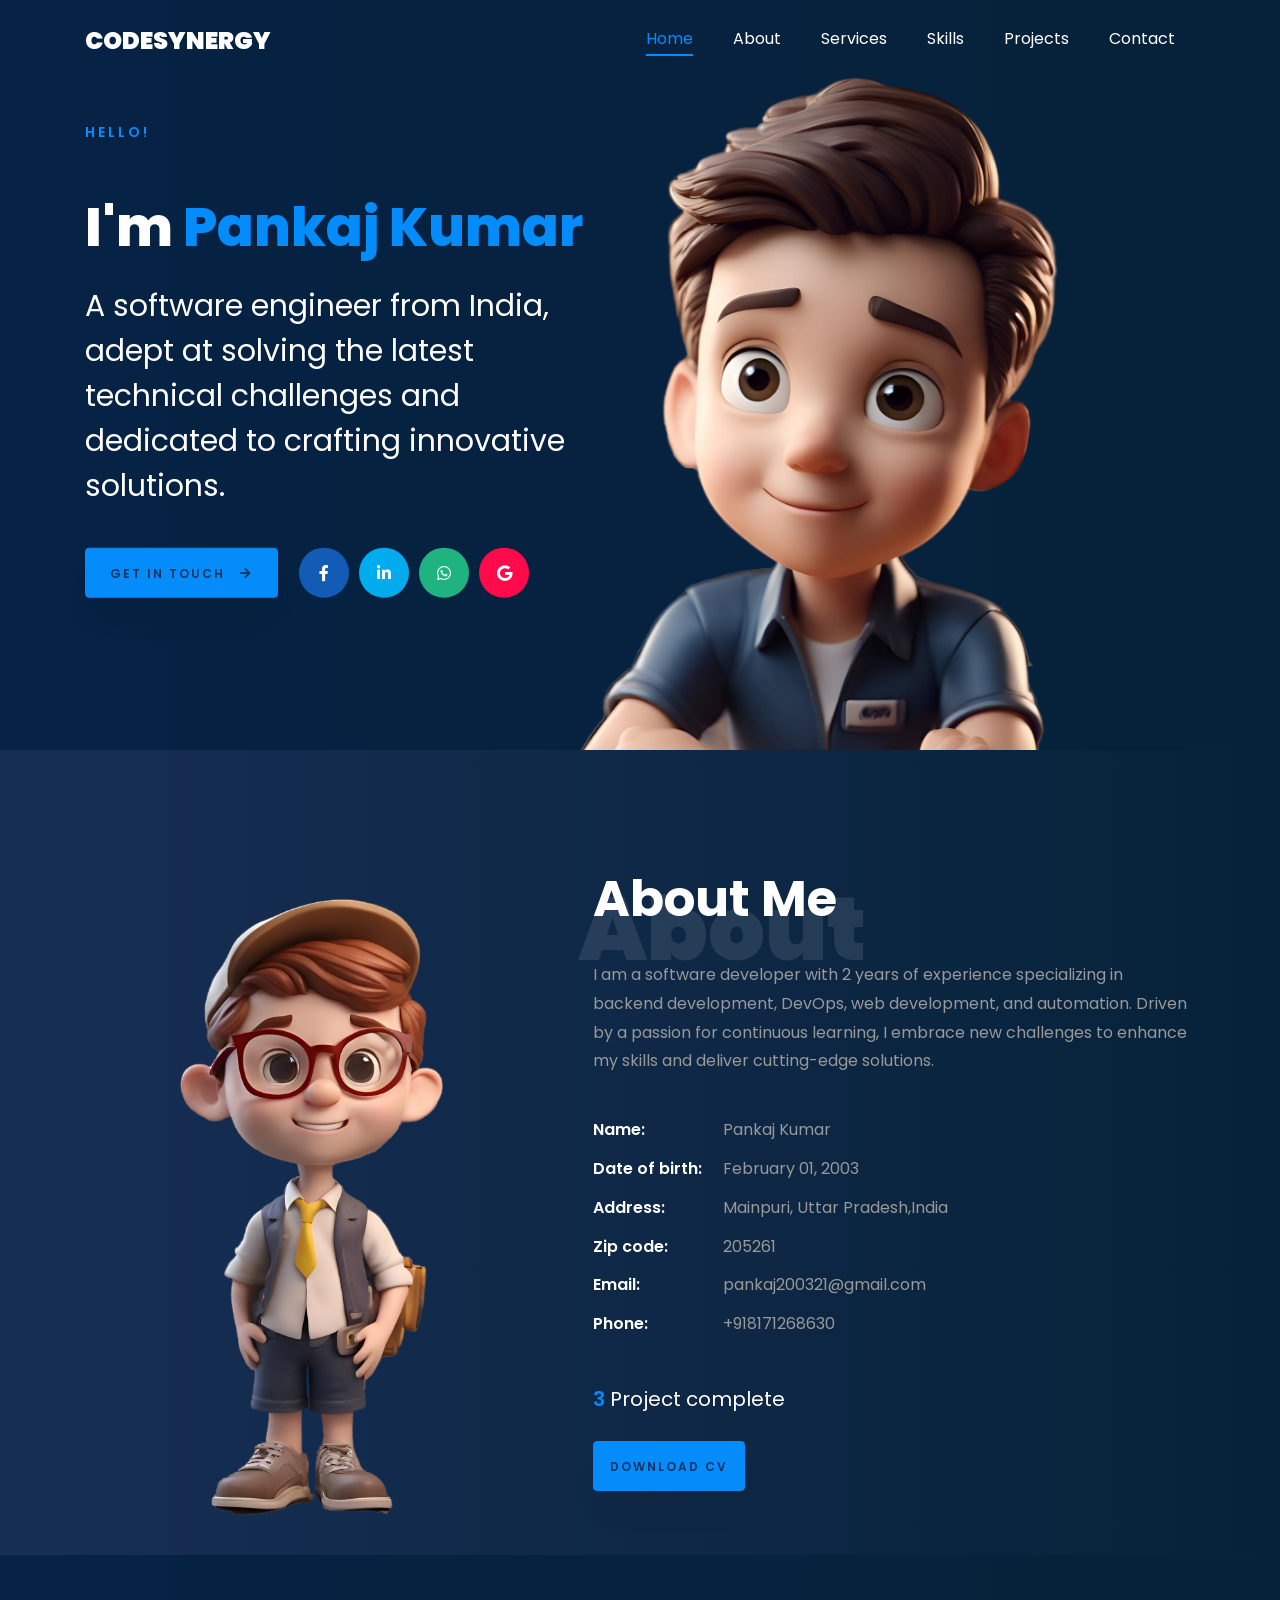
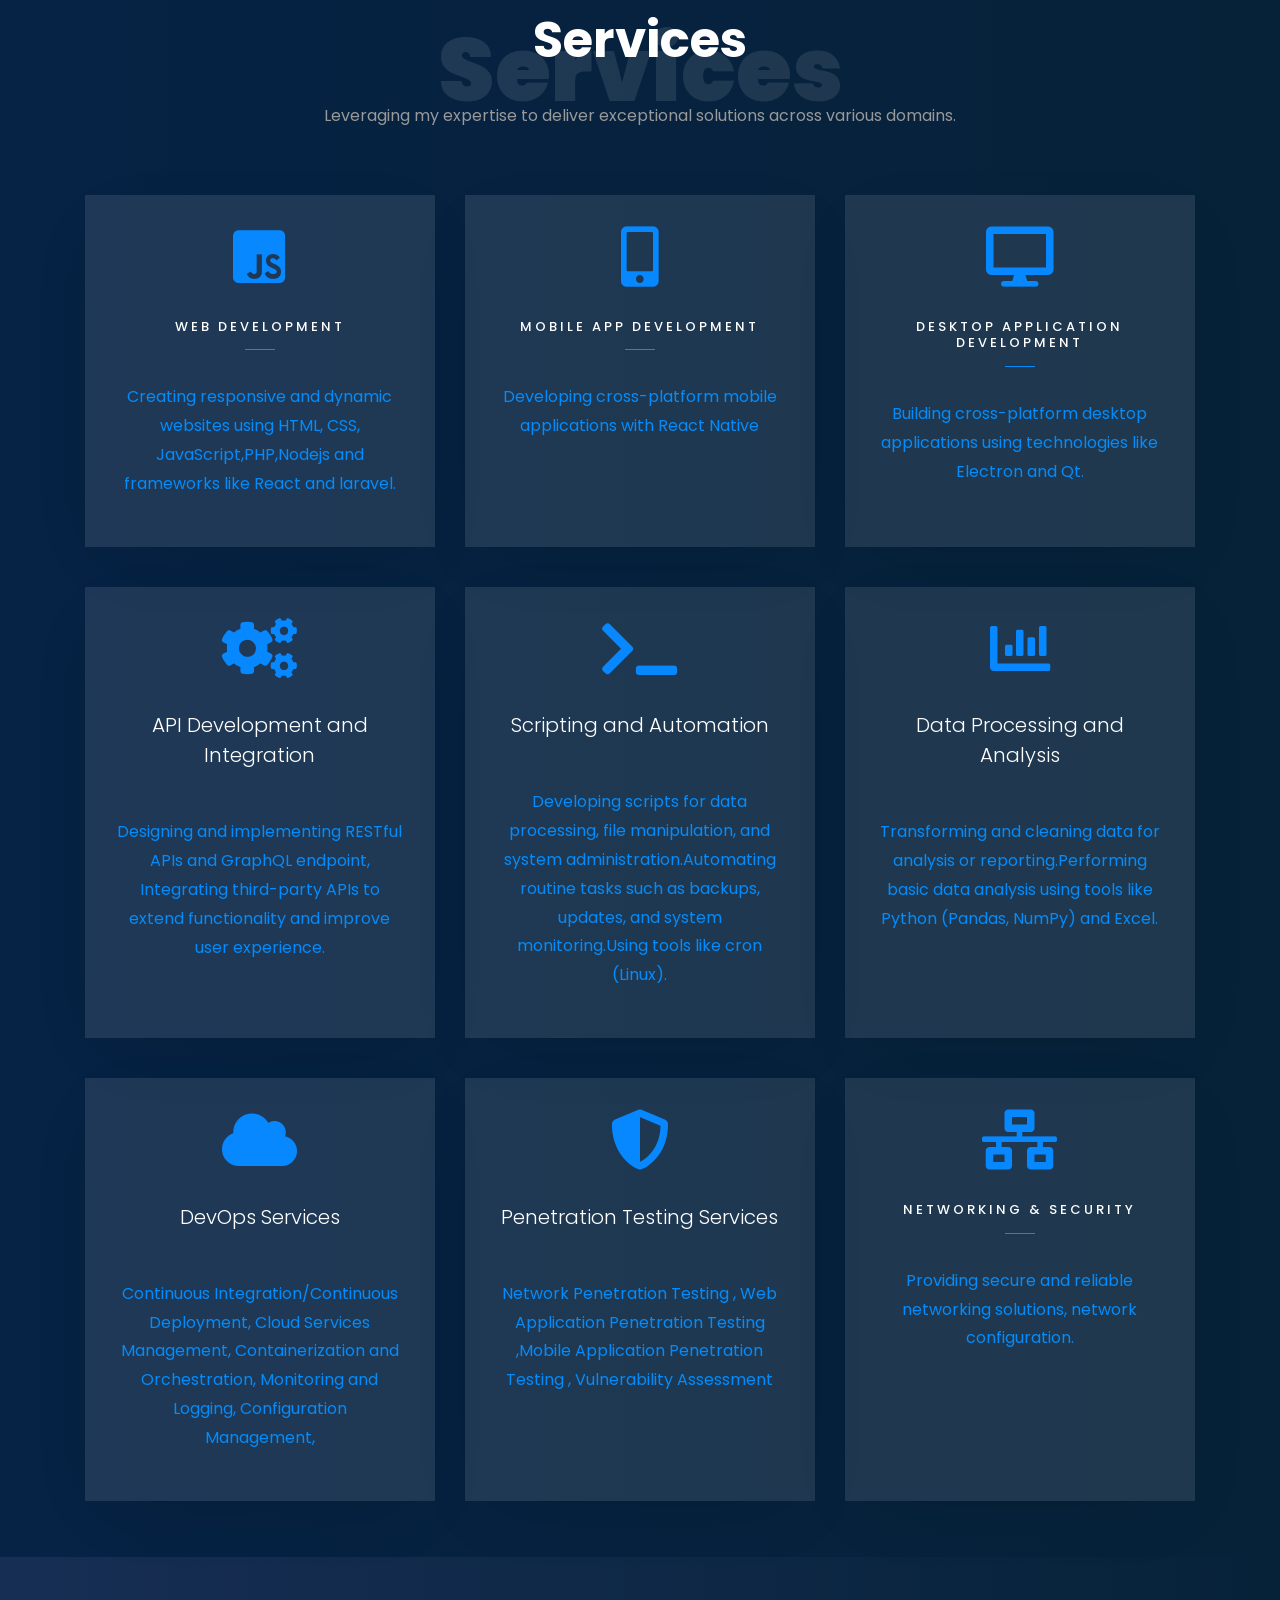
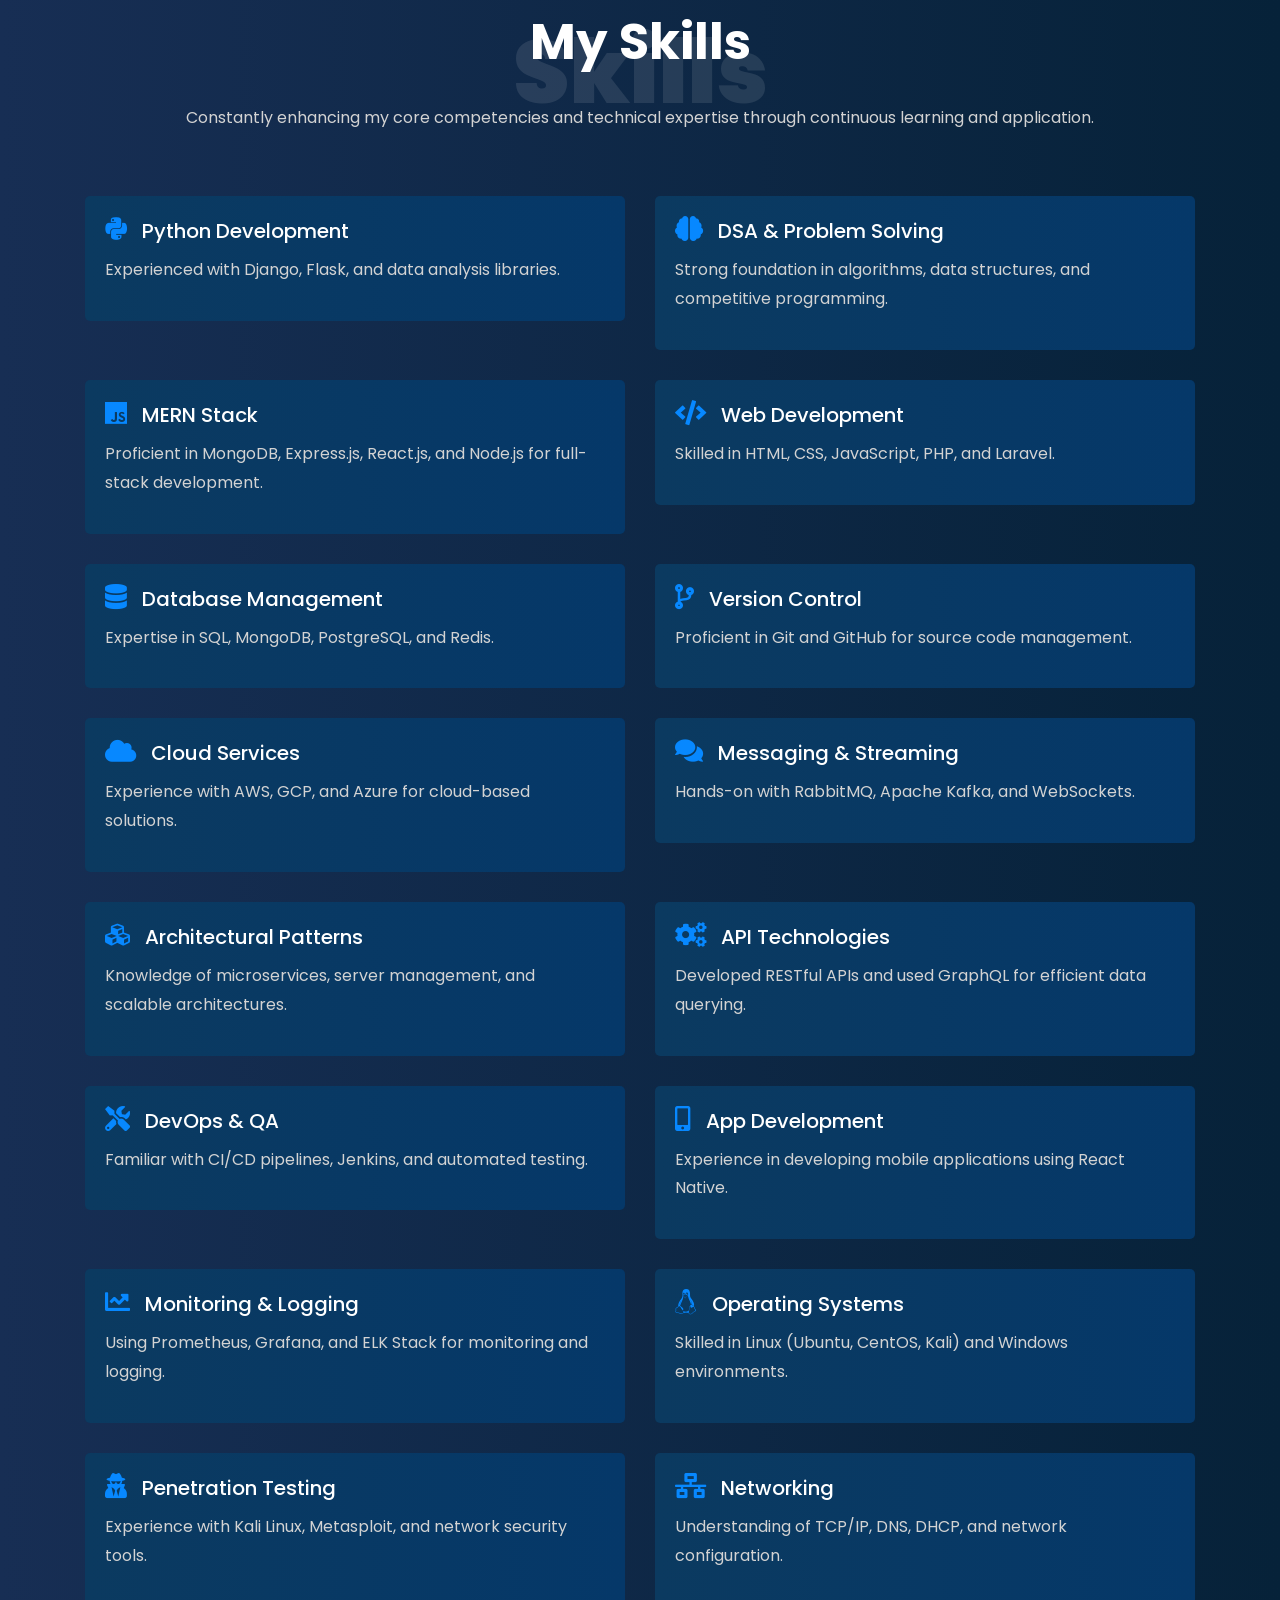
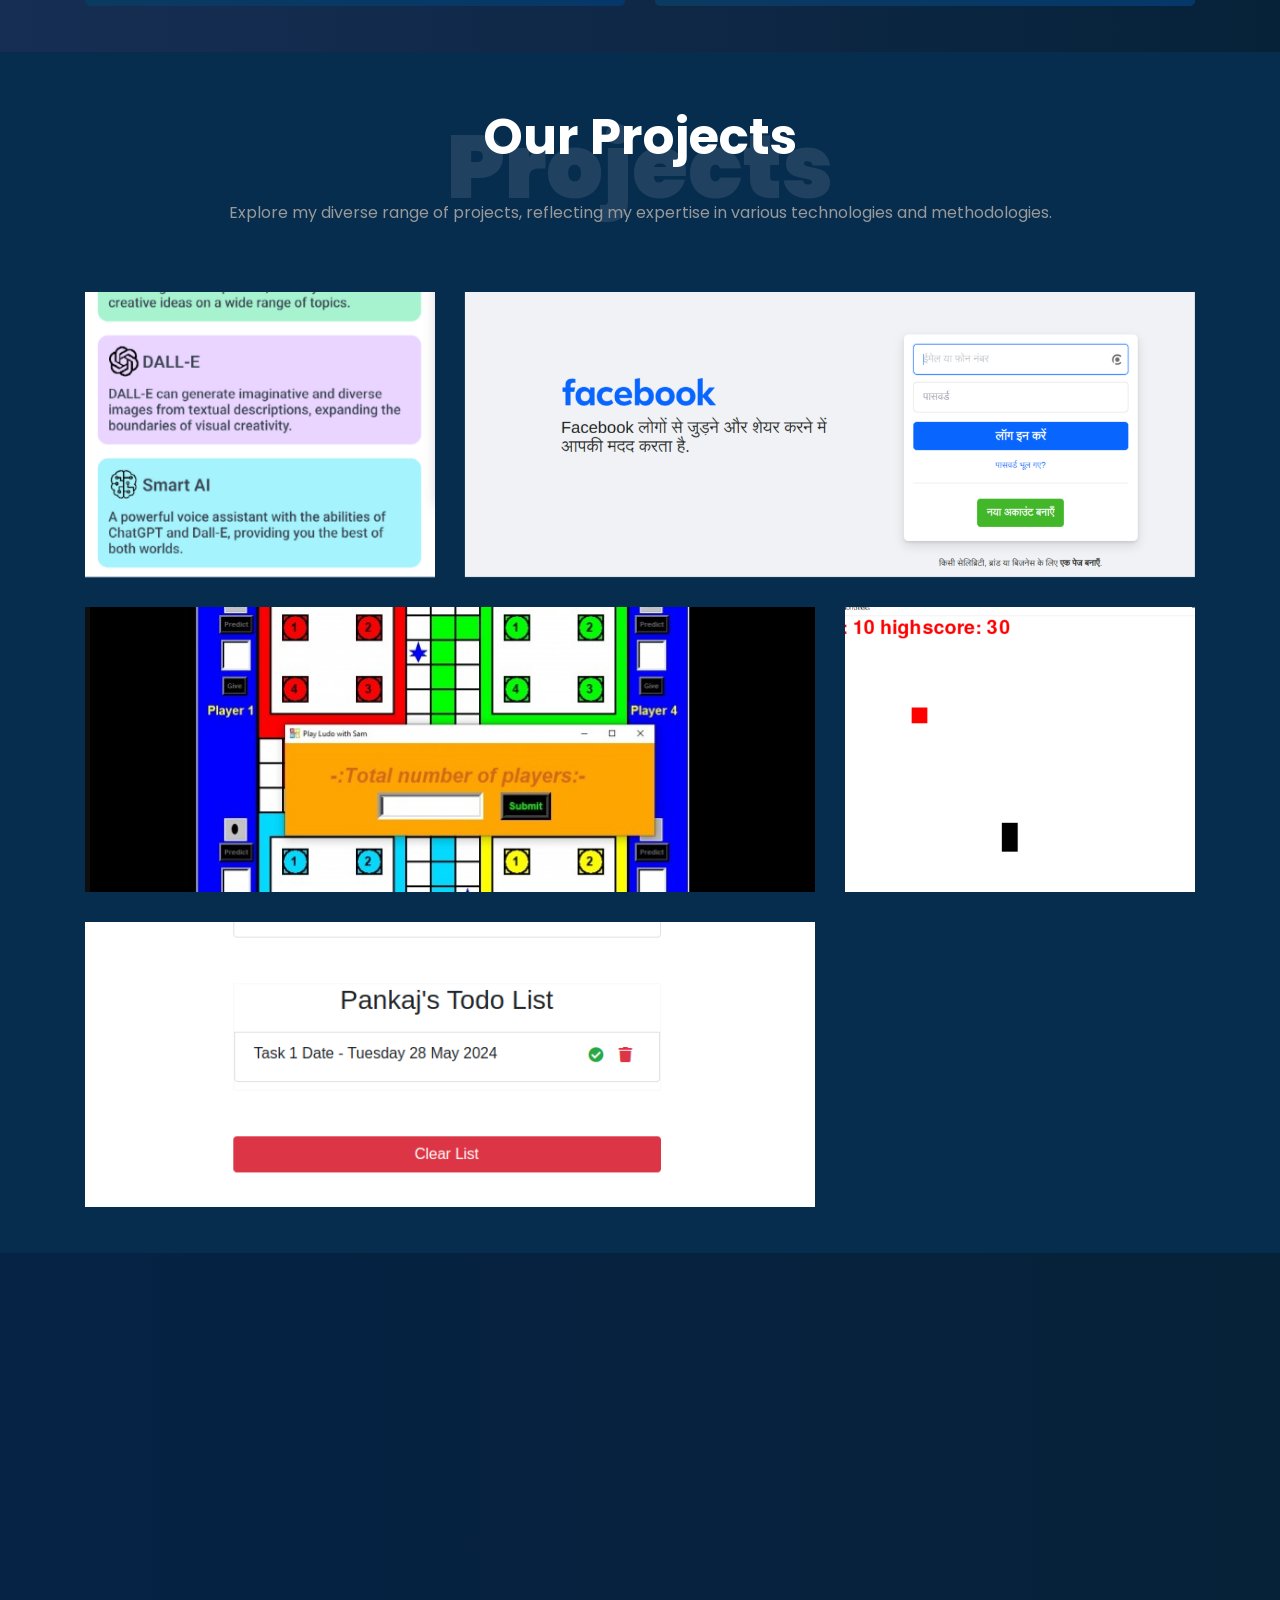
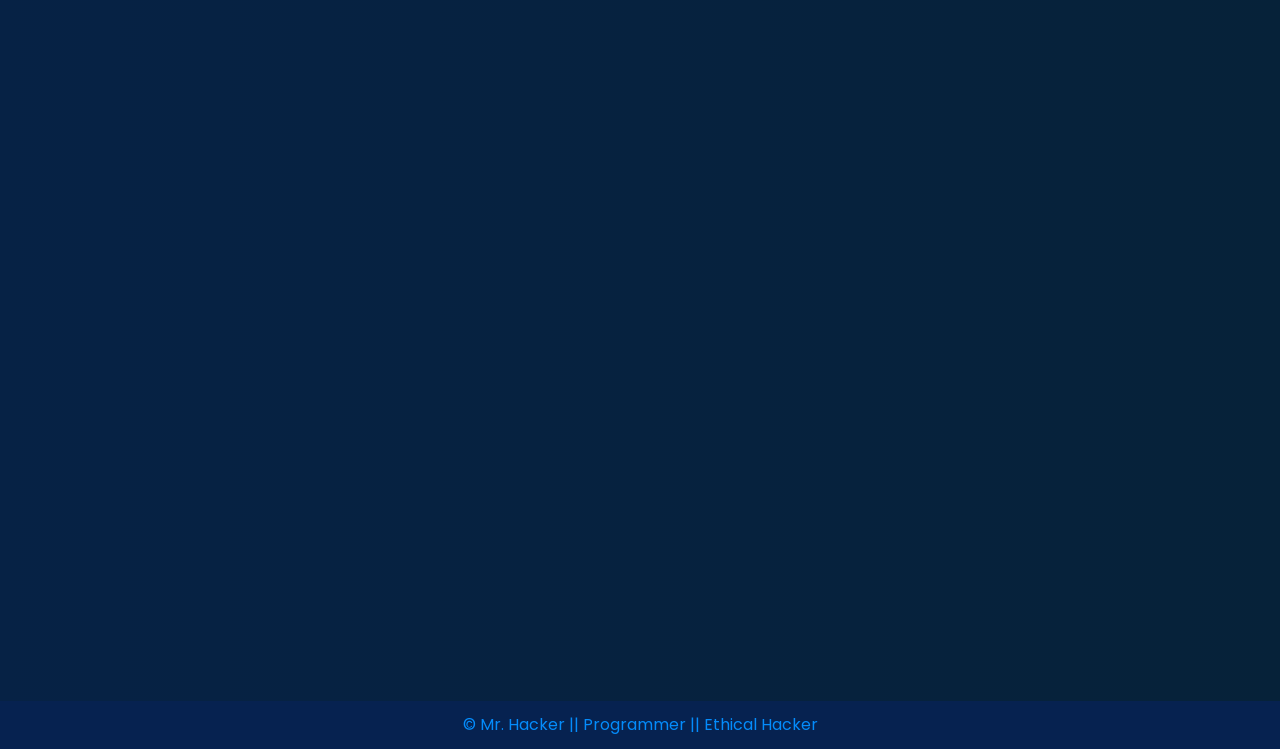
<file: index.html>
<!DOCTYPE html>
<html lang="en">

<head>
	<!-- <script src="https://smtpjs.com/v3/smtp.js">
	</script> -->
	<script src="https://smtpjs.com/v3/smtp.js"></script>

	<title>CodeSynergy - Synergy in Coding, Excellence in Solutions</title>
	<style>
		.progress-wrap {
			background:   #3876d9;
			background-image: linear-gradient(to right, #0b3a60,#053869 );		
				padding: 20px;
			margin-bottom: 20px;
			border-radius: 5px;
			border-color:  #048cfb;
			border-width: 1px;
		}
		.progress-wrap h3 {
			font-size: 18px;
			margin-bottom: 10px;
			border-color:  #048cfb;
			border-width: 1px;
		}
		.progress-wrap p {
			font-size: 14px;
			color: #555;
		}
		.progress-wrap i { 
			font-size: 20px;
			margin-right: 10px;
			color: #007bff;
		}

		.sub_line {
			color: #d3d3d3;
		}

.shareArticle {
  padding-top: 10px;
}

.shareSocial {
  display: flex;
  flex-flow: row;
  align-items: center;
  margin-bottom: 30px;
  @media (max-width: 767px) {
    flex-flow: column;
  }
  .socialTitle {
    margin: 0 15px 0 0;
    font-size: 20px;
    @media (max-width: 767px) {
      margin-bottom: 15px;
      text-align: center;
    }
  }
  .socialList {
    list-style: none;
    margin: 0;
    padding: 0;
    display: flex;
    justify-content: flex-start;
    justify-content: center;
    flex-flow: row wrap;
    li {
      margin: 5px;
      &:first-child {
        padding-left: 0;
      }
      a {
        position: relative;
        display: flex;
        justify-content: center;
        align-items: center;
        width: 50px;
        height: 50px;
        border-radius: 100%;
        text-decoration: none;
        background-color: #999;
        color: #fff;
        transition: .35s;
        i {
          position: absolute;
          top: 50%;
          left: 50%;
          transform-origin: top left;
          transform: scale(1) translate(-50%, -50%);
          transition: .35s;
        }
        &:hover {
          i {
            transform: scale(1.5) translate(-50%, -50%);
          }
        }
      }
      &:nth-child(1) a {
        background-color: #135cb6;
      }
      &:nth-child(2) a {
        background-color: #00aced;
      }
	  &:nth-child(3) a {
        background-color: #1FB381;
      }
      &:nth-child(4) a {
		background-color: #ff0a4b;
      } 
     
    }
  }
}

.shareLink {
  .permalink {
    position: relative;
    border-radius: 30px;
    .textLink {
      text-align: center;
      padding: 12px 60px 12px 30px;
      height: 45px;
      width: 450px;
      font-size: 16px;
      letter-spacing: .3px;
      color: #494949;
      border-radius: 25px;
      border: 1px solid #f2f2f2;
      background-color: #f2f2f2;
      outline: 0;
      appearance: none;
      transition: all .3s ease;
      @media (max-width: 767px) {
        width: 100%;
      }
      &:focus {
        border-color: #d8d8d8;
      }
      &::selection {
        color: #fff;
        background-color: #ff0a4b;
      }
    }
    .copyLink {
      position: absolute;
      top: 50%;
      right: 25px;
      cursor: pointer;
      transform: translateY(-50%);
      &:hover {
        &:after {
          opacity: 1;
          transform: translateY(0) translateX(-50%);
        }
      }
      &:after {
        content: attr(tooltip);
        width: 140px;
        bottom: -40px;
        left: 50%;
        padding: 5px;
        border-radius: 4px;
        font-size: 0.8rem;
        opacity: 0;
        pointer-events: none;
        position: absolute;
        background-color: #000000;
        color: #ffffff;
        transform: translateY(-10px) translateX(-50%);
        transition: all 300ms ease;
            text-align: center;
      }
      i {
        font-size: 20px;
        color: #ff0a4b;
      }
    }
  }
}
	</style>
	
	
	<meta charset="utf-8">
	<meta name="viewport" content="width=device-width, initial-scale=1, shrink-to-fit=no">

	<link href="https://fonts.googleapis.com/css?family=Poppins:100,200,300,400,500,600,700,800,900" rel="stylesheet">

	<link rel="stylesheet" href="css/open-iconic-bootstrap.min.css">
	<link rel="stylesheet" href="css/animate.css">
	<link rel="stylesheet" href="css/contact.css">
	<link rel="stylesheet" href="css/owl.carousel.min.css">
	<link rel="stylesheet" href="css/owl.theme.default.min.css">
	<link rel="stylesheet" href="css/magnific-popup.css">

	<link rel="stylesheet" href="css/aos.css">

	<link rel="stylesheet" href="css/ionicons.min.css">

	<link rel="stylesheet" href="css/flaticon.css">
	<link rel="stylesheet" href="css/icomoon.css">
	<script src="js/jquery-3.3.1.min.js"></script>
	<link rel="stylesheet" href="css/style.css">
	<link rel="stylesheet" href="https://cdnjs.cloudflare.com/ajax/libs/font-awesome/5.15.4/css/all.min.css">


</head>

<body data-spy="scroll" data-target=".site-navbar-target" data-offset="300">


	<nav class="navbar navbar-expand-lg navbar-dark ftco_navbar ftco-navbar-light site-navbar-target" id="ftco-navbar">
		<div class="container">
			<a class="navbar-brand" href="index.html">CodeSynergy</a>
			<button class="navbar-toggler js-fh5co-nav-toggle fh5co-nav-toggle" type="button" data-toggle="collapse"
				data-target="#ftco-nav" aria-controls="ftco-nav" aria-expanded="false" aria-label="Toggle navigation">
				<span class="oi oi-menu"></span> Menu
			</button>

			<div class="collapse navbar-collapse" id="ftco-nav">
				<ul class="navbar-nav nav ml-auto">
					<li class="nav-item"><a href="#home-section" class="nav-link"><span>Home</span></a></li>
					<li class="nav-item"><a href="#about-section" class="nav-link"><span>About</span></a></li>
					<!-- <li class="nav-item"><a href="#resume-section" class="nav-link"><span>Resume</span></a></li>  -->
					<li class="nav-item"><a href="#services-section" class="nav-link"><span>Services</span></a></li>
					<li class="nav-item"><a href="#skills-section" class="nav-link"><span>Skills</span></a></li>
					<li class="nav-item"><a href="#projects-section" class="nav-link"><span>Projects</span></a></li>
					<li class="nav-item"><a href="#contact-section" class="nav-link"><span>Contact</span></a></li>
				</ul>
			</div>
		</div>
	</nav>
	<section id="home-section" class="hero" style="background-color:  #062245; background-image: linear-gradient(to right, #062245, #062239);">
		<div class="home-slider  owl-carousel">
			<div class="slider-item ">
				<div class="overlay"></div>
				<div class="container">
					<div class="row d-md-flex no-gutters slider-text align-items-end justify-content-end"
						data-scrollax-parent="true">
						<div class="one-third js-fullheight order-md-last img"
							style="background-image:url(images/home_2.png);">
							<div class="overlay"></div>
						</div>
						<div class="one-forth d-flex  align-items-center ftco-animate">
							<div class="text">
								<span class="subheading">Hello!</span>
								<h1 class="mb-4 mt-5">I'm <span>Pankaj Kumar</span></h1>
								<h2 class="mb-4 mt-3">A software engineer from India, adept at solving the latest technical challenges and dedicated to crafting innovative solutions.</h2>
								<p>
									<!-- SOCIAL LINKES  -->
									<div class="shareArticle">
										<div class="shareSocial">
											<a href="#contact-section" class="btn btn-primary py-3 px-4">
												GET IN TOUCH <i class="fas fa-arrow-right" style="margin-left: 10px;"></i>
											</a>										 
										 <ul class="socialList pl-3">
											<li><a href="https://m.facebook.com/profile.php?id=100073244336532"><i class="fab fa-facebook-f"></i></a></li>
											<li><a href="https://www.linkedin.com/in/pankaj-neema-b8b10320b/"><i class="fab fa-linkedin-in"></i></a></li>
											<li><a href="https://wa.me/918171268630/"><i class="fab fa-whatsapp"></i></a></li>
											<li><a href="mailto:pankaj200321@gmail.com"><i class="fab fa-google"></i></a></li>
										  </ul>
										</div>
									  </div>
									  <!-- SOCIAL LINKES END HERE  -->
								</p>
							</div>
						</div>
					</div>
				</div>
			</div>
		</div>
	</section>

	<section class="ftco-about img ftco-section ftco-no-pb" id="about-section" style="background-color: #3876d9; background-image: linear-gradient(to right, #172e54, #062239);">
		<div class="container">
			<div class="row d-flex">
				<div class="col-md-6 col-lg-5 d-flex">
					<div class="img-about img d-flex align-items-stretch">
						<div class="overlay"></div>
						<div class="img d-flex align-self-stretch align-items-center"
							style="background-image:url(images/bg_1.jpeg);">
						</div>
					</div>
				</div>
				<div class="col-md-6 col-lg-7 pl-lg-5 pb-5">
					<div class="row justify-content-start pb-3">
						<div class="col-md-12 heading-section ftco-animate">
							<h1 class="big">About</h1>
							<h2 class="mb-4">About Me</h2>
							<p>I am a software developer with 2 years of experience specializing in backend development, DevOps, web development, and automation. Driven by a passion for continuous learning, I embrace new challenges to enhance my skills and deliver cutting-edge solutions.</p>
							<ul class="about-info mt-4 px-md-0 px-2">
								<li class="d-flex"><span>Name:</span> <span>Pankaj Kumar</span></li>
								<li class="d-flex"><span>Date of birth:</span> <span>February 01, 2003</span></li>
								<li class="d-flex"><span>Address:</span> <span>Mainpuri, Uttar Pradesh,India </span></li>
								<li class="d-flex"><span>Zip code:</span> <span>205261</span></li>
								<li class="d-flex"><span>Email:</span> <span>pankaj200321@gmail.com</span></li>
								<li class="d-flex"><span>Phone: </span> <span>+918171268630</span></li>
							</ul>
						</div>
					</div>
					<div class="counter-wrap ftco-animate d-flex mt-md-3">
						<div class="text">
							<p class="mb-4">
								<span class="number" data-number="10">0</span>
								<span>Project complete</span>
							</p>
							<p><a href="resume/pankaj_resume.pdf" download="pankaj_resume.pdf" class="btn btn-primary py-3 px-3">Download CV</a></p>
						</div>
					</div>
				</div>
			</div>
		</div>
	</section>


	<!-- Services  Center Start  -->
	<section id="services-section" class="pb-3" style="background-color:  #062245; background-image: linear-gradient(to right, #062245, #062239);">
		<div class="container">
			<div class="row justify-content-center py-5 ">
				<div class="col-md-12 heading-section text-center ftco-animate">
					<h1 class="big big-2">Services</h1>
					<h2 class="mb-4">Services</h2>
					<p>Leveraging my expertise to deliver exceptional solutions across various domains.</p>
				</div>
			</div>
			<div class="row">

				<div class="col-md-4 text-center d-flex ftco-animate">
					<a href="#" class="services-1">
						<span class="icon">
							<i class="fab fa-js-square fa-2x" style="color: #0788ff;"></i>
						</span>
						<div class="desc">
							<h3 class="mb-5">Web Development</h3>
							<p>Creating responsive and dynamic websites using HTML, CSS, JavaScript,PHP,Nodejs and frameworks like React and laravel.</p>
						</div>
					</a>
				</div>
				<div class="col-md-4 text-center d-flex ftco-animate">
					<a href="#" class="services-1">
						<span class="icon">
							<i class="fas fa-mobile-alt fa-2x" style="color: #0788ff;"></i>
						</span>
						<div class="desc">
							<h3 class="mb-5">Mobile App Development</h3>
							<p>Developing cross-platform mobile applications with React Native</p>
						</div>
					</a>
				</div>
				<div class="col-md-4 text-center d-flex ftco-animate">
					<a href="#" class="services-1">
						<span class="icon">
							<i class="fas fa-desktop fa-2x" style="color: #0788ff;"></i>
						</span>
						<div class="desc">
							<h3 class="mb-5">Desktop Application Development</h3>
							<p>Building cross-platform desktop applications using technologies like Electron and Qt.</p>
						</div>
					</a>
				</div>

				<div class="col-md-4 text-center d-flex ftco-animate">
					<a href="#" class="services-1">
						<span class="icon">
							<i class="fas fa-cogs fa-2x" style="color: #0788ff;"></i>
						</span>
						<div class="desc">
							<h4 class="mb-5">API Development and Integration</h4>
							<p>Designing and implementing RESTful APIs and GraphQL endpoint, Integrating third-party APIs to extend functionality and improve user experience.
							</p>
						</div>
					</a>
				</div>
				<div class="col-md-4 text-center d-flex ftco-animate">
					<a href="#" class="services-1">
						<span class="icon">
							<i class="fas fa-terminal fa-2x" style="color: #0788ff;"></i>
						</span>
						<div class="desc">
							<h4 class="mb-5">Scripting and Automation</h4>
							<p>Developing scripts for data processing, file manipulation, and system administration.Automating routine tasks such as backups, updates, and system monitoring.Using tools like cron (Linux).
							</p>
						</div>
					</a>
				</div>
				<div class="col-md-4 text-center d-flex ftco-animate">
					<a href="#" class="services-1">
						<span class="icon">
							<i class="fas fa-chart-bar fa-2x" style="color: #0788ff;"></i>
						</span>
						<div class="desc">
							<h4 class="mb-5">Data Processing and Analysis</h4>
							<p>Transforming and cleaning data for analysis or reporting.Performing basic data analysis using tools like Python (Pandas, NumPy) and Excel.
							</p>
						</div>
					</a>
				</div>
				<div class="col-md-4 text-center d-flex ftco-animate">
					<a href="#" class="services-1">
						<span class="icon">
							<i class="fas fa-cloud fa-2x" style="color: #0788ff;"></i>
						</span>
						<div class="desc">
							<h4 class="mb-5">DevOps Services </h4>
							<p>Continuous Integration/Continuous Deployment,
								Cloud Services Management,
							   Containerization and Orchestration,
							   Monitoring and Logging,
							   Configuration Management,
							</p>
						</div>
					</a>
				</div>
				<div class="col-md-4 text-center d-flex ftco-animate">
					<a href="#" class="services-1">
						<span class="icon">
							<i class="fas fa-shield-alt fa-2x" style="color: #0788ff;"></i>
						</span>
						<div class="desc">
							<h4 class="mb-5">Penetration Testing Services</h4>
							<p>Network Penetration Testing , Web Application Penetration Testing ,Mobile Application Penetration Testing , Vulnerability Assessment</p>
						</div>
					</a>
				</div>
				<div class="col-md-4 text-center d-flex ftco-animate">
					<a href="#" class="services-1">
						<span class="icon">
							<i class="fas fa-network-wired fa-2x" style="color: #0788ff;"></i>
						</span>
						<div class="desc">
							<h3 class="mb-5">Networking & Security</h3>
							<p>Providing secure and reliable networking solutions, network configuration.</p>
						</div>
					</a>
				</div>
			</div>
		</div>
	</section>
	<!-- Services  Sestion End  -->

	<!-- Skills Section Start -->
	<section  id="skills-section" class="pb-3" style="background-color: #3876d9; background-image: linear-gradient(to right, #172e54, #062239);">
		<div class="container">
			<div class="row justify-content-center pb-5  py-5">
				<div class="col-md-12 heading-section text-center ftco-animate">
					<h1 class="big big-2">Skills</h1>
					<h2 class="mb-4">My Skills</h2>
					<p  style="color: #d3d3d3; font-size: medium;">Constantly enhancing my core competencies and technical expertise through continuous learning and application.</p>
				</div>
			</div>
			<div class="row">
				<div class="col-md-6 animate-box">
					<div class="progress-wrap ftco-animate">
						<h3><i class="fab fa-python" style="color: #0788ff; font-size: 25px;"></i> Python Development</h3>
						<p style="color: #d3d3d3; font-size: medium;">Experienced with Django, Flask, and data analysis libraries.</p>
					</div>
				</div>
				<div class="col-md-6 animate-box">
					<div class="progress-wrap ftco-animate">
						<h3> <i class="fas fa-brain" style="color: #0788ff; font-size: 25px;"></i> DSA & Problem Solving</h3>
						<p style="color: #d3d3d3; font-size: medium;">Strong foundation in algorithms, data structures, and competitive programming.</p>
					</div>
				</div>
				<div class="col-md-6 animate-box">
					<div class="progress-wrap ftco-animate">
						<h3> <i class="fab fa-js" style="color: #0788ff; font-size: 25px;"></i> MERN Stack</h3>
						<p style="color: #d3d3d3; font-size: medium;"> Proficient in MongoDB, Express.js, React.js, and Node.js for full-stack development.</p>
					</div>
				</div>
				<div class="col-md-6 animate-box">
					<div class="progress-wrap ftco-animate">
						<h3><i class="fas fa-code" style="color: #0788ff; font-size: 25px;"></i> Web Development</h3>
						<p style="color: #d3d3d3; font-size: medium;"> Skilled in HTML, CSS, JavaScript, PHP, and Laravel. </p>
					</div>
				</div>
				<div class="col-md-6 animate-box">
					<div class="progress-wrap ftco-animate">
						<h3> <i class="fas fa-database" style="color: #0788ff; font-size: 25px;"></i> Database Management</h3>
						<p style="color: #d3d3d3; font-size: medium;">Expertise in SQL, MongoDB, PostgreSQL, and Redis.</p>
					</div>
				</div>
				<div class="col-md-6 animate-box">
					<div class="progress-wrap ftco-animate">
						<h3><i class="fas fa-code-branch" style="color: #0788ff; font-size: 25px;"></i> Version Control</h3>
						<p style="color: #d3d3d3; font-size: medium;">Proficient in Git and GitHub for source code management.</p>
					</div>
				</div>
				<div class="col-md-6 animate-box">
					<div class="progress-wrap ftco-animate">
						<h3><i class="fas fa-cloud" style="color: #0788ff; font-size: 25px;"></i> Cloud Services</h3>
						<p style="color: #d3d3d3; font-size: medium;">Experience with AWS, GCP, and Azure for cloud-based solutions.</p>
					</div>
				</div>
				<div class="col-md-6 animate-box">
					<div class="progress-wrap ftco-animate">
						<h3><i class="fas fa-comments" style="color: #0788ff; font-size: 25px;"></i> Messaging & Streaming</h3>
						<p style="color: #d3d3d3; font-size: medium;">Hands-on with RabbitMQ, Apache Kafka, and WebSockets.</p>
					</div>
				</div>
				<div class="col-md-6 animate-box">
					<div class="progress-wrap ftco-animate">
						<h3><i class="fas fa-cubes" style="color: #0788ff; font-size: 25px;"></i> Architectural Patterns</h3>
						<p style="color: #d3d3d3; font-size: medium;">Knowledge of microservices, server management, and scalable architectures.</p>
					</div>
				</div>
				<div class="col-md-6 animate-box">
					<div class="progress-wrap ftco-animate">
						<h3><i class="fas fa-cogs" style="color: #0788ff; font-size: 25px;"></i> API Technologies</h3>
						<p style="color: #d3d3d3; font-size: medium;">Developed RESTful APIs and used GraphQL for efficient data querying.</p>
					</div>
				</div>
				<div class="col-md-6 animate-box">
					<div class="progress-wrap ftco-animate">
						<h3><i class="fas fa-tools" style="color: #0788ff; font-size: 25px;"></i> DevOps & QA</h3>
						<p style="color: #d3d3d3; font-size: medium;">Familiar with CI/CD pipelines, Jenkins, and automated testing.</p>
					</div>
				</div>
				<div class="col-md-6 animate-box">
					<div class="progress-wrap ftco-animate">
						<h3><i class="fas fa-mobile-alt" style="color: #0788ff; font-size: 25px;"></i> App Development</h3>
						<p style="color: #d3d3d3; font-size: medium;">Experience in developing mobile applications using React Native.</p>
					</div>
				</div>
				<div class="col-md-6 animate-box">
					<div class="progress-wrap ftco-animate">
						<h3><i class="fas fa-chart-line" style="color: #0788ff; font-size: 25px;"></i> Monitoring & Logging</h3>
						<p style="color: #d3d3d3; font-size: medium;">Using Prometheus, Grafana, and ELK Stack for monitoring and logging.</p>
					</div>
				</div>
				<div class="col-md-6 animate-box">
					<div class="progress-wrap ftco-animate">
						<h3><i class="fab fa-linux" style="color: #0788ff; font-size: 25px;"></i> Operating Systems</h3>
						<p style="color: #d3d3d3; font-size: medium;">Skilled in Linux (Ubuntu, CentOS, Kali) and Windows environments.</p>
					</div>
				</div>
				<div class="col-md-6 animate-box">
					<div class="progress-wrap ftco-animate">
						<h3><i class="fas fa-user-secret" style="color: #0788ff; font-size: 25px;"></i> Penetration Testing</h3>
						<p style="color: #d3d3d3; font-size: medium;">Experience with Kali Linux, Metasploit, and network security tools.</p>
					</div>
				</div>
				<div class="col-md-6 animate-box">
					<div class="progress-wrap ftco-animate">
						<h3><i class="fas fa-network-wired" style="color: #0788ff; font-size: 25px;"></i> Networking</h3>
						<p style="color: #d3d3d3; font-size: medium;">Understanding of TCP/IP, DNS, DHCP, and network configuration.</p>
					</div>
				</div>
			</div>
		</div>
	</section>
<!-- Skills Section End -->

     
<!-- Project Section Started -->
	<section class=" ftco-project pb-3" id="projects-section" style="background-color:  #072d4e; background-image: linear-gradient(to right, #072d4e, #072d4e);">
		<div class="container">
			<div class="row justify-content-center pb-5  py-5">
				<div class="col-md-12 heading-section text-center ftco-animate">
					<h1 class="big big-2">Projects</h1>
					<h2 class="mb-4">Our Projects</h2>
					<p>Explore my diverse range of projects, reflecting my expertise in various technologies and methodologies. </p>
				</div>
			</div>
			<div class="row">
				<div class="col-md-4">
					<div class="project img ftco-animate d-flex justify-content-center align-items-center"
						style="background-image: url(images/project-4.jpg);">
						<div class="overlay"></div>
						<div class="text text-center p-4">
							<h3><a href="#"> <b>AI Assistant </b> <br> Tech Stack - React Native, openai APi</a></h3>
							<span>Android/ios app development</span>
						</div>
					</div>
				</div>
				<div class="col-md-8">
					<div class="project img ftco-animate d-flex justify-content-center align-items-center"
						style="background-image: url(images/project-5.jpg);">
						<div class="overlay"></div>
						<div class="text text-center p-4">
							<h3><a href="#"><b>Facebook Clone (UI)</b> <br> Tech  - Mern stack,</a></h3>
							<span>Web Development</span>
						</div>
					</div>
				</div>

				<div class="col-md-8">
					<div class="project img ftco-animate d-flex justify-content-center align-items-center"
						style="background-image: url(images/project-1.jpg);">
						<div class="overlay"></div>
						<div class="text text-center p-4">
							<h3><a href="#"><b>Ludo Game</b> <br>Tech - Python</a></h3>
							<span>python Development</span>
						</div>
					</div>

					<div class="project img ftco-animate d-flex justify-content-center align-items-center"
						style="background-image: url(images/project-6.jpg);">
						<div class="overlay"></div>
						<div class="text text-center p-4">
							<h3><a href="#"><b>Task Management Tool</b> <br>Tech - Mern stack</a></h3>
							<span>Web Development</span>
						</div>
					</div>
				</div>
				<div class="col-md-4">
					<div class="row">
						<div class="col-md-12">
							<div class="project img ftco-animate d-flex justify-content-center align-items-center"
								style="background-image: url(images/project-2.jpg);">
								<div class="overlay"></div>
								<div class="text text-center p-4">
									<h3><a href="#"><b>Snake Game</b> <br>Tech - Python</a></h3>
							        <span>python Development</span>
								</div>
							</div>
						</div>
						<div class="col-md-12">
							<div class="project img ftco-animate d-flex justify-content-center align-items-center"
								style="background-image: url(images/project-3.jpg);">
								<div class="overlay"></div>
								<div class="text text-center p-4">
									<h3><a href="#"> <b>BaatCheet App </b> <br> Tech Stack - React Native, Mongodb, WebSockets</a></h3>
							        <span>Android/ios app development</span>
								</div>
							</div>
						</div>
					</div>
				</div>
			</div>
		</div>
	</section>
<!-- Project Section Eded -->

	<!-- <section class="ftco-section ftco-no-pt ftco-no-pb ftco-counter img" id="section-counter">
		<div class="container">
			<div class="row d-md-flex align-items-center">
				<div class="col-md d-flex justify-content-center counter-wrap ftco-animate">
					<div class="block-18">
						<div class="text">
							<strong class="number" data-number="100">0</strong>
							<span>Awards</span>
						</div>
					</div>
				</div>
				<div class="col-md d-flex justify-content-center counter-wrap ftco-animate">
					<div class="block-18">
						<div class="text">
							<strong class="number" data-number="1200">0</strong>
							<span>Complete Projects</span>
						</div>
					</div>
				</div>
				<div class="col-md d-flex justify-content-center counter-wrap ftco-animate">
					<div class="block-18">
						<div class="text">
							<strong class="number" data-number="1200">0</strong>
							<span>Happy Customers</span>
						</div>
					</div>
				</div>
				<div class="col-md d-flex justify-content-center counter-wrap ftco-animate">
					<div class="block-18">
						<div class="text">
							<strong class="number" data-number="500">0</strong>
							<span>Cups of coffee</span>
						</div>
					</div>
				</div>
			</div>
		</div>
	</section> -->


	<!-- Free Lancing Section start -->
	<!-- <section class="ftco-section ftco-hireme img margin-top" style="background-image: url(images/bg_1.jpg)">
		<div class="container">
			<div class="row justify-content-center">
				<div class="col-md-7 ftco-animate text-center">
					<h2>I'm <span>Available</span> for freelancing</h2>
					<p>A small river named Duden flows by their place and supplies it with the necessary regelialia.</p>
					<p class="mb-0"><a href="#" class="btn btn-primary py-3 px-5">Hire me</a></p>
				</div>
			</div>
		</div>
	</section> -->
	<!-- Free Lancing Section End -->



	<!-- Contact Start Here -->
	<section class="contact-section pb-5" id="contact-section" style="background-color:  #062245; background-image: linear-gradient(to right, #062245, #062239);">
		<div class="container ">
			<div class="row justify-content-center py-5 ">
				<div class="col-md-12 heading-section text-center ftco-animate">
					<h1 class="big big-2">Contact</h1>
					<h2 class="mb-4">Contact Me</h2>
					<p>Ready to turn your ideas into reality? Message me or call to begin the journey.</p>
				</div>
			</div>
			<div class=" container border border-primary rounded py-5 ftco-animate" style="background-color:  #05325c; background-image: linear-gradient(to right, #05325c, #062239);">
				<div class="row justify-content-center" style="display: flex;">
				<div class="col-3" style="cursor: pointer;">
					<center><h3 style="color: #048CFB;"><a href="tel:your-phone-number" style="color: blue;">
						<i class="fas fa-phone-alt"></i> </a></h3></center>
					<p class="text-center"> +91 8171268630 <br>
				</div>
				<div class="col-3">
					<center><h3 style="color: #048CFB;">📮</h3></center>
					 <p class="text-center">pankaj200321@gmail.com</p>
				</div>
				<div class="col-3"  style="cursor: pointer;">
					<center><h3 style="color: #048CFB;">📍🗺️</h3></center>
					<div class="text-center">sector 62, Noida, Uttar Pradesh, India</div>
				</div>
			</div>
			<hr style="border: none; height: 1px; background-color: #048cfb;">
			<!-- Here Contact Form Started  -->		 
			<div >
			<div class="container" >
				<div class="row justify-content-center">
					<div class="col-md-15">
						<div class="row justify-content-center">
							<div class="col-md-6">
								<p><em>Open to collaboration and innovative ideas. Contact me for inquiries, projects,
										or just to connect. Excited to discuss and collaborate!</em></p>
								<p><img src="images/undraw-contact.svg" alt="Image" class="img-fluid"></p>
							</div>
							<div class="col-md-6">
								<form class="mb-5" method="post" id="contactForm" name="contactForm">
									<div class="row">
										<div class="col-md-12 form-group">
											<input type="text" class="form-control" name="name" id="name"
												placeholder="Your name">
										</div>
									</div>
									<div class="row">
										<div class="col-md-12 form-group">
											<input type="text" class="form-control" name="email" id="email"
												placeholder="Email">
										</div>
									</div>
									<div class="row">
										<div class="col-md-12 form-group">
											<input type="text" class="form-control" name="subject" id="subject"
												placeholder="Subject">
										</div>
									</div>
									<div class="row">
										<div class="col-md-12 form-group">
											<textarea class="form-control" name="message" id="message" cols="30"
												rows="7" placeholder="Write your message"></textarea>
										</div>
									</div>
									<div class="row">
										<div class="col-12">
											<input type="submit" value="Send Message"
												class="btn btn-primary rounded-0 py-2 px-4">
											<span class="submitting"></span>
										</div>
									</div>
								</form>
								<div id="form-message-warning mt-4"></div>
								<div id="form-message-success">
									Your message was sent, thank you!
								</div>
							</div>
						</div>
					</div>
				</div>
			</div>
		</div>
		</div>
		</div>
    </section>  
	<footer style="background-color:  #062250;">
	<div style=" text-align: center; color: #048cfb; padding: 10px;">
		&copy;  Mr. Hacker  || Programmer || Ethical Hacker 	  </div> 
	</footer>
			<!-- Contact From End Here  Stop  -->
	
			<script src="js/jquery-migrate-3.0.1.min.js"></script>
			<script src="js/popper.min.js"></script>
			<script src="js/bootstrap.min.js"></script>
			<script src="js/jquery.easing.1.3.js"></script>
			<script src="js/jquery.waypoints.min.js"></script>
			<script src="js/jquery.stellar.min.js"></script>
			<script src="js/owl.carousel.min.js"></script>
			<script src="js/jquery.magnific-popup.min.js"></script>
			<script src="js/aos.js"></script>
			<script src="js/jquery.animateNumber.min.js"></script>
			<script src="js/scrollax.min.js"></script>
			<script src="js/contact.js"></script>
			<script src="js/main.js"></script>
			<script src="js/jquery.validate.min.js"></script>

</body>

</html>
</file>
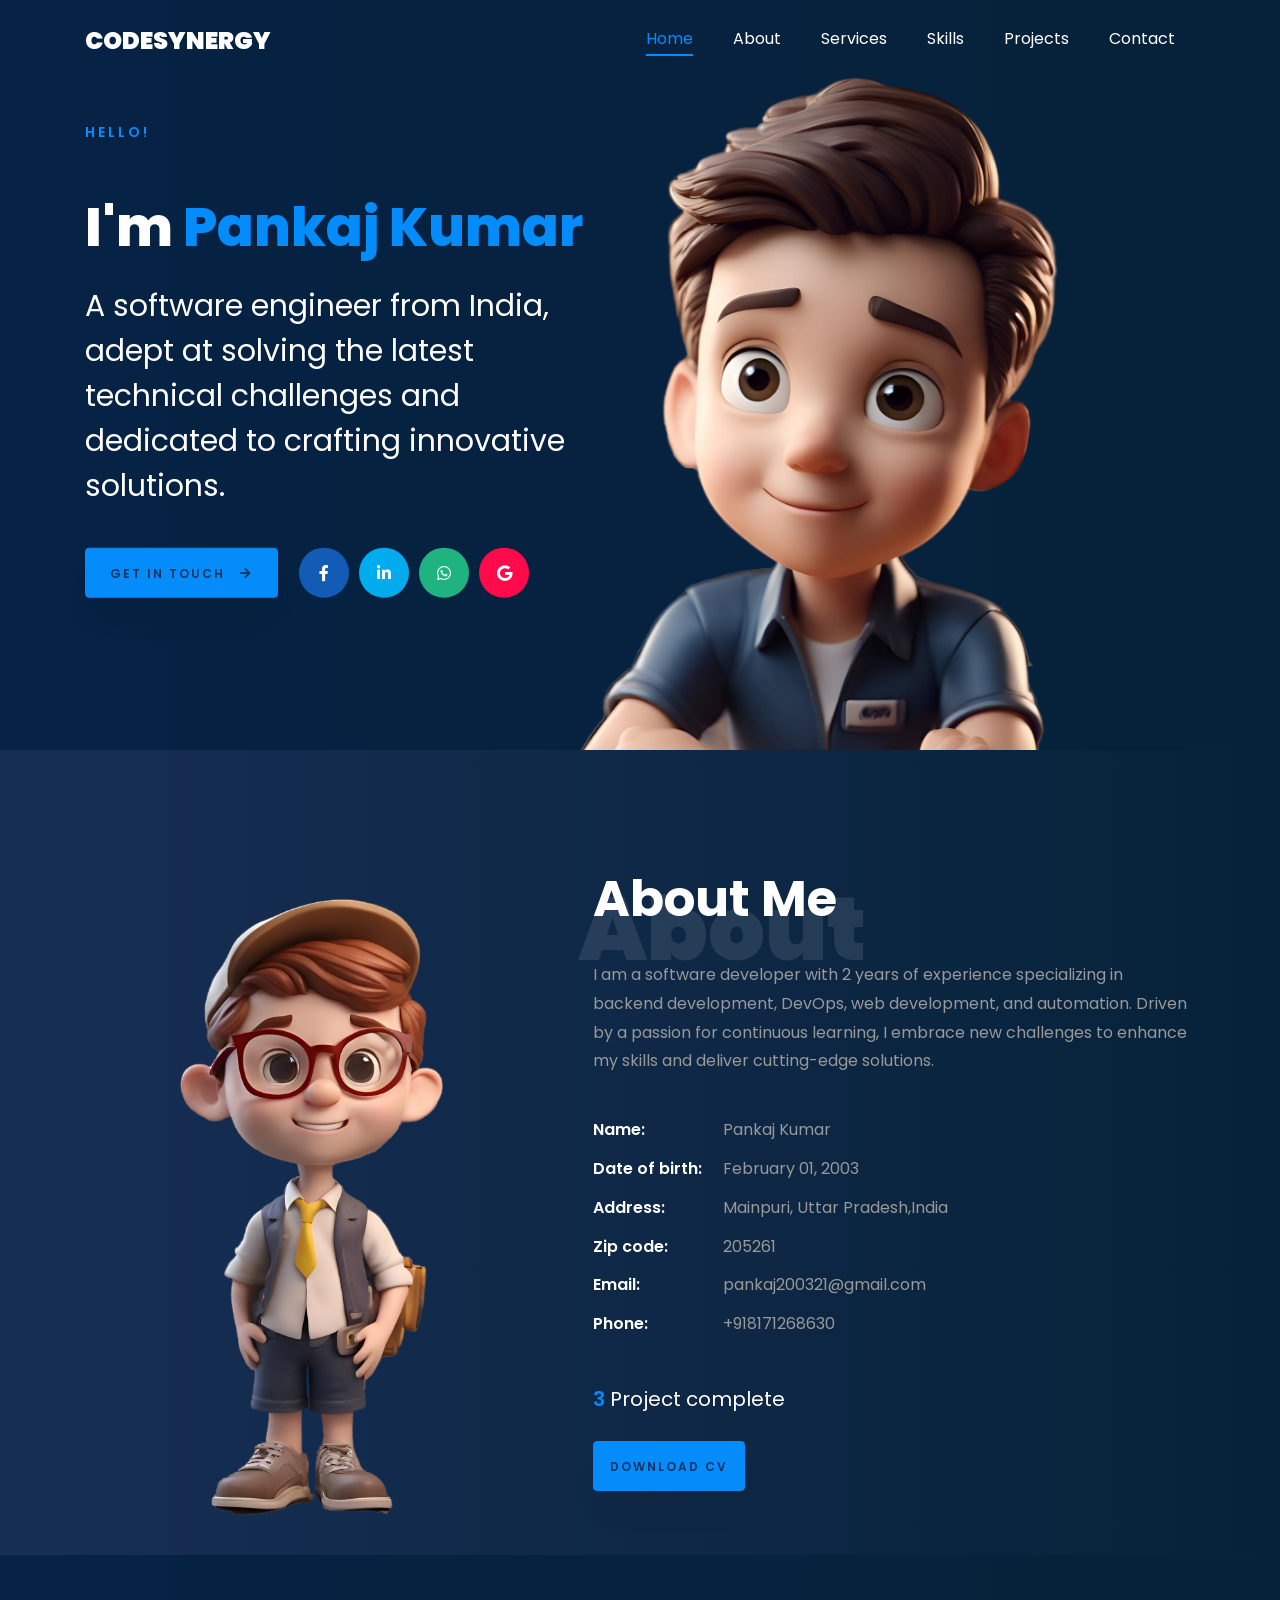
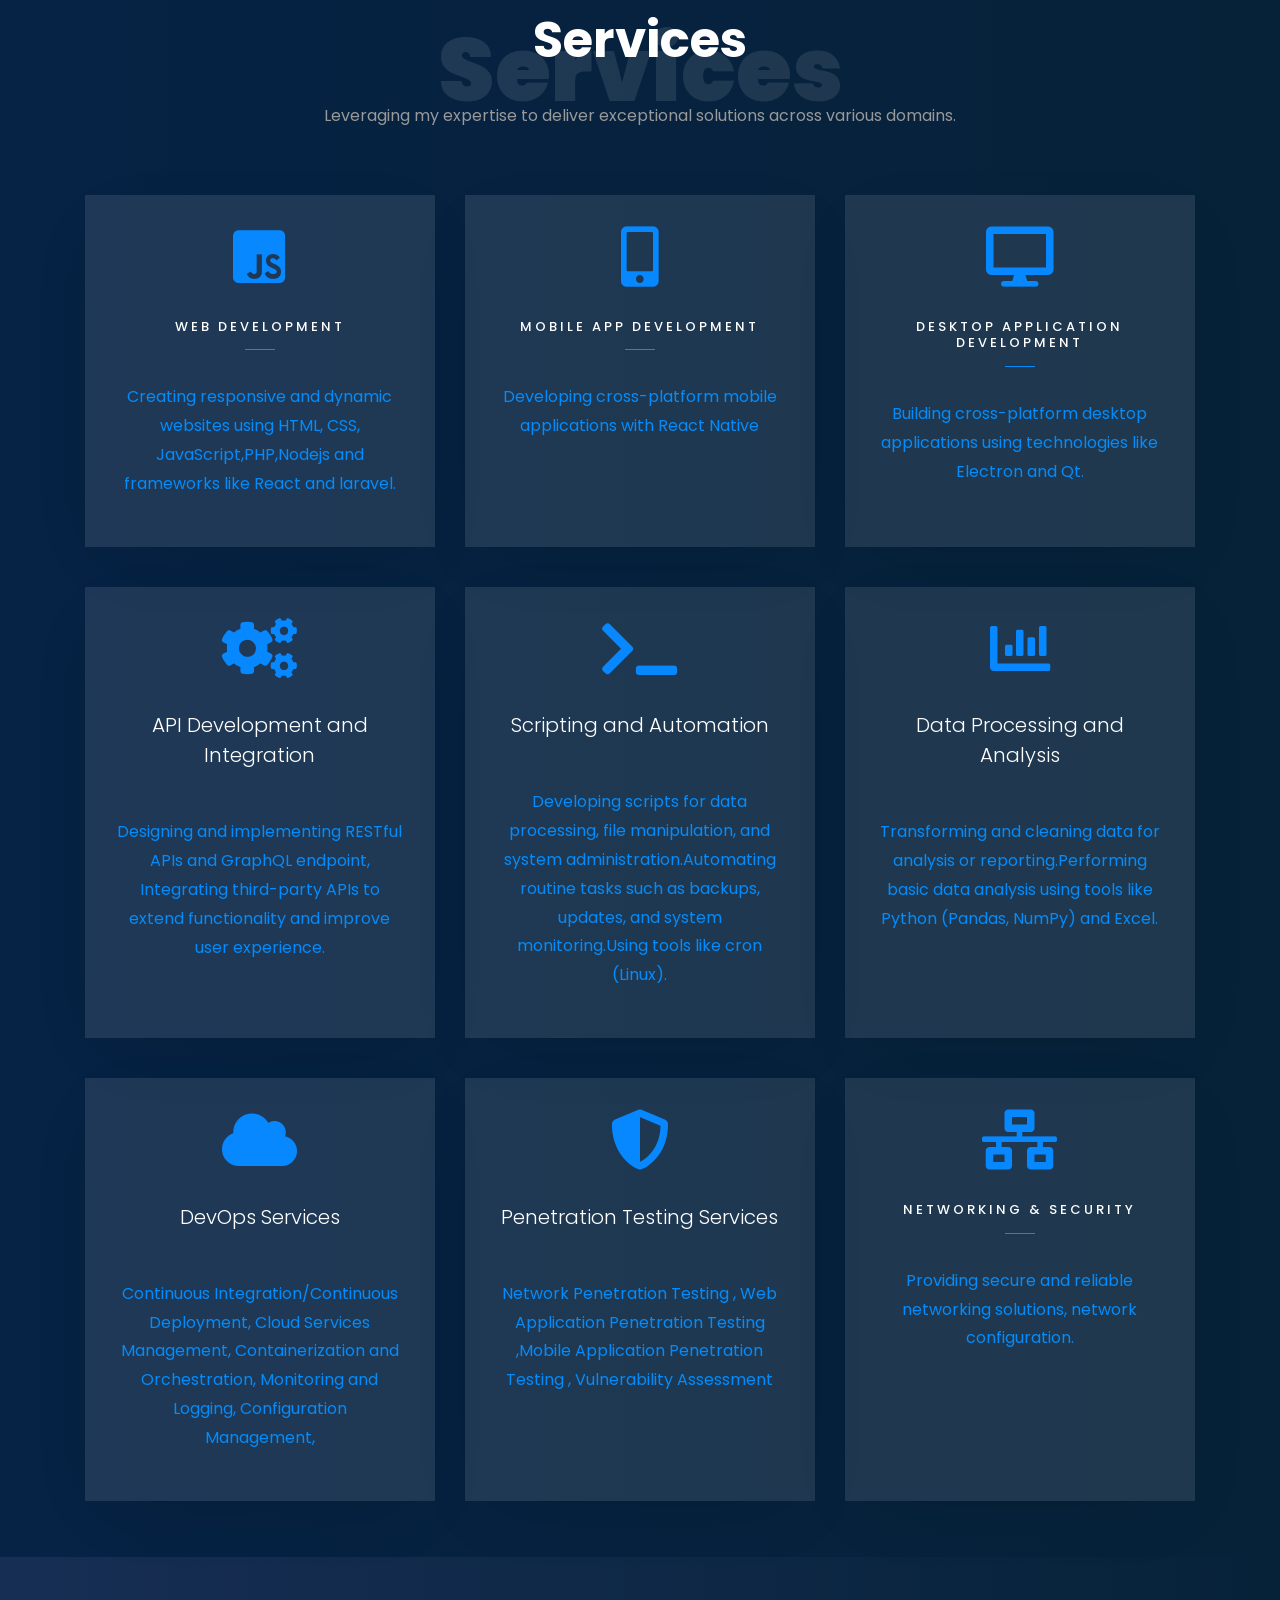
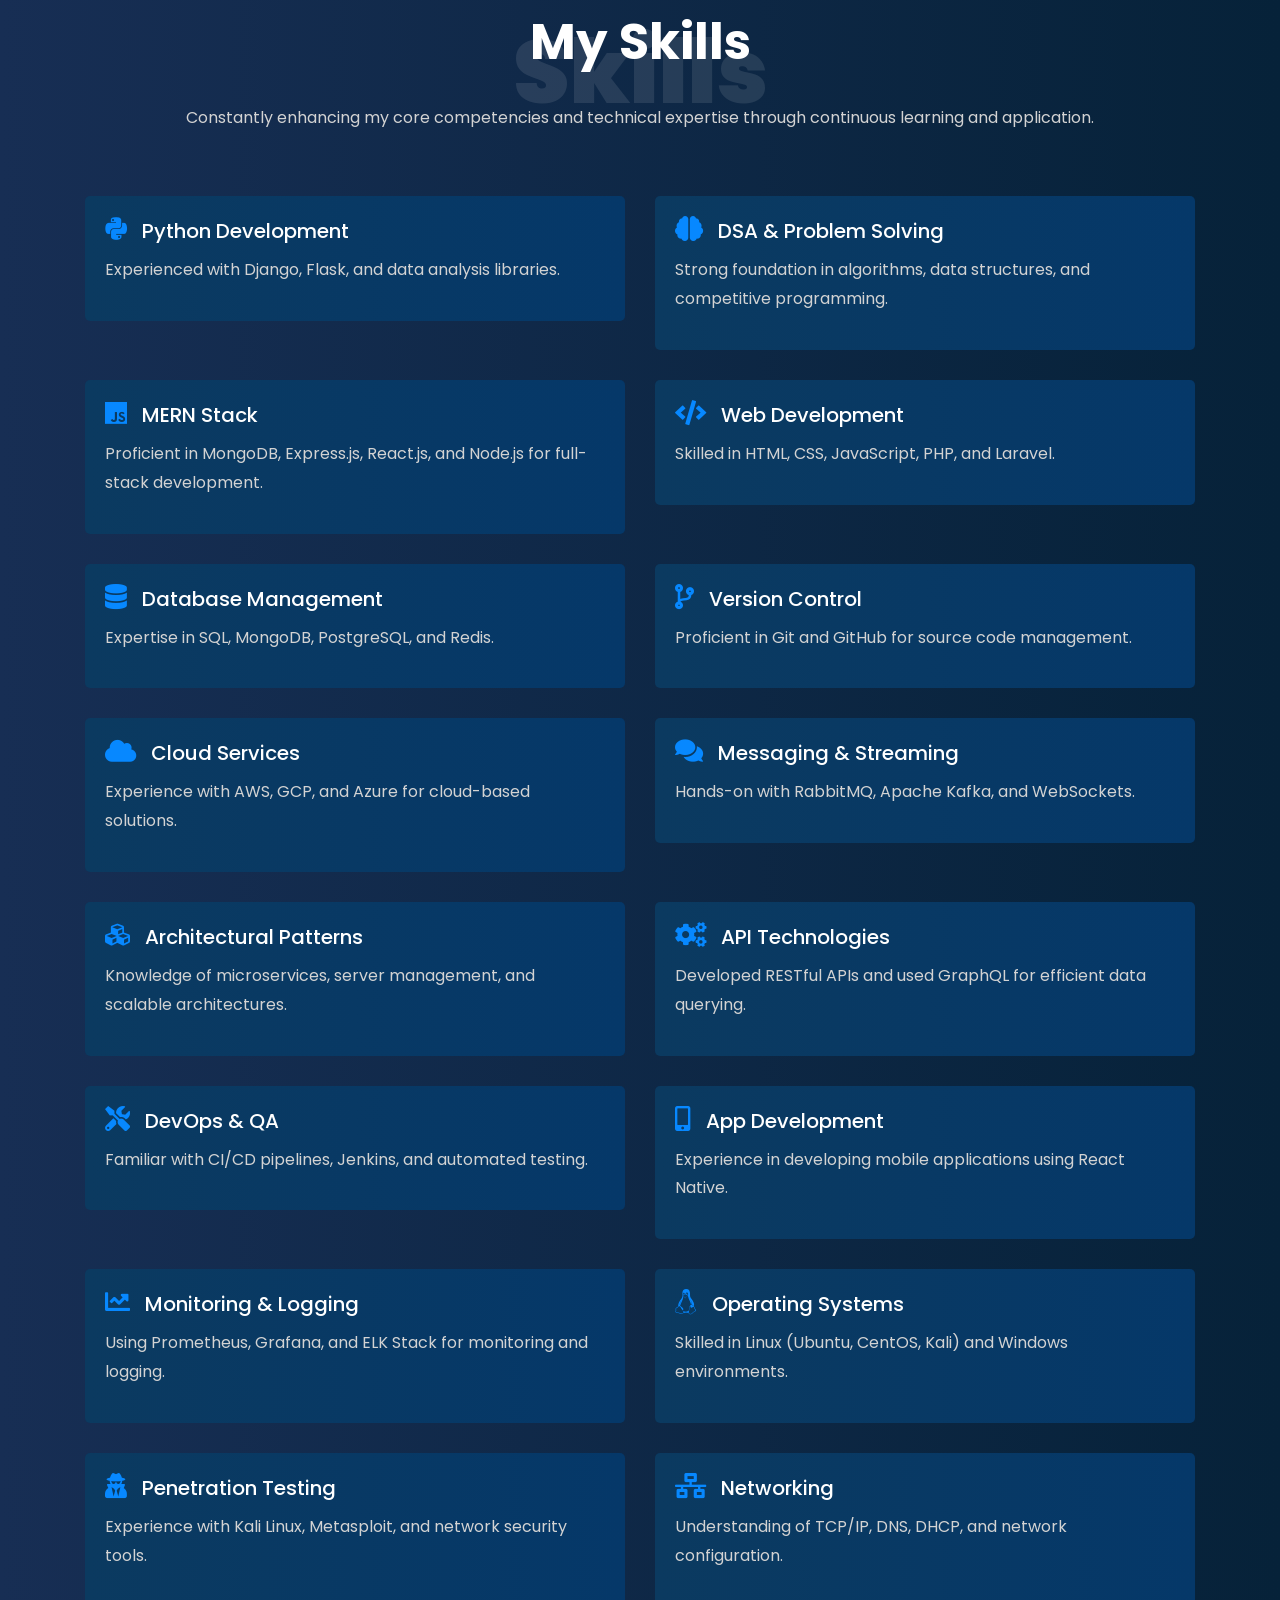
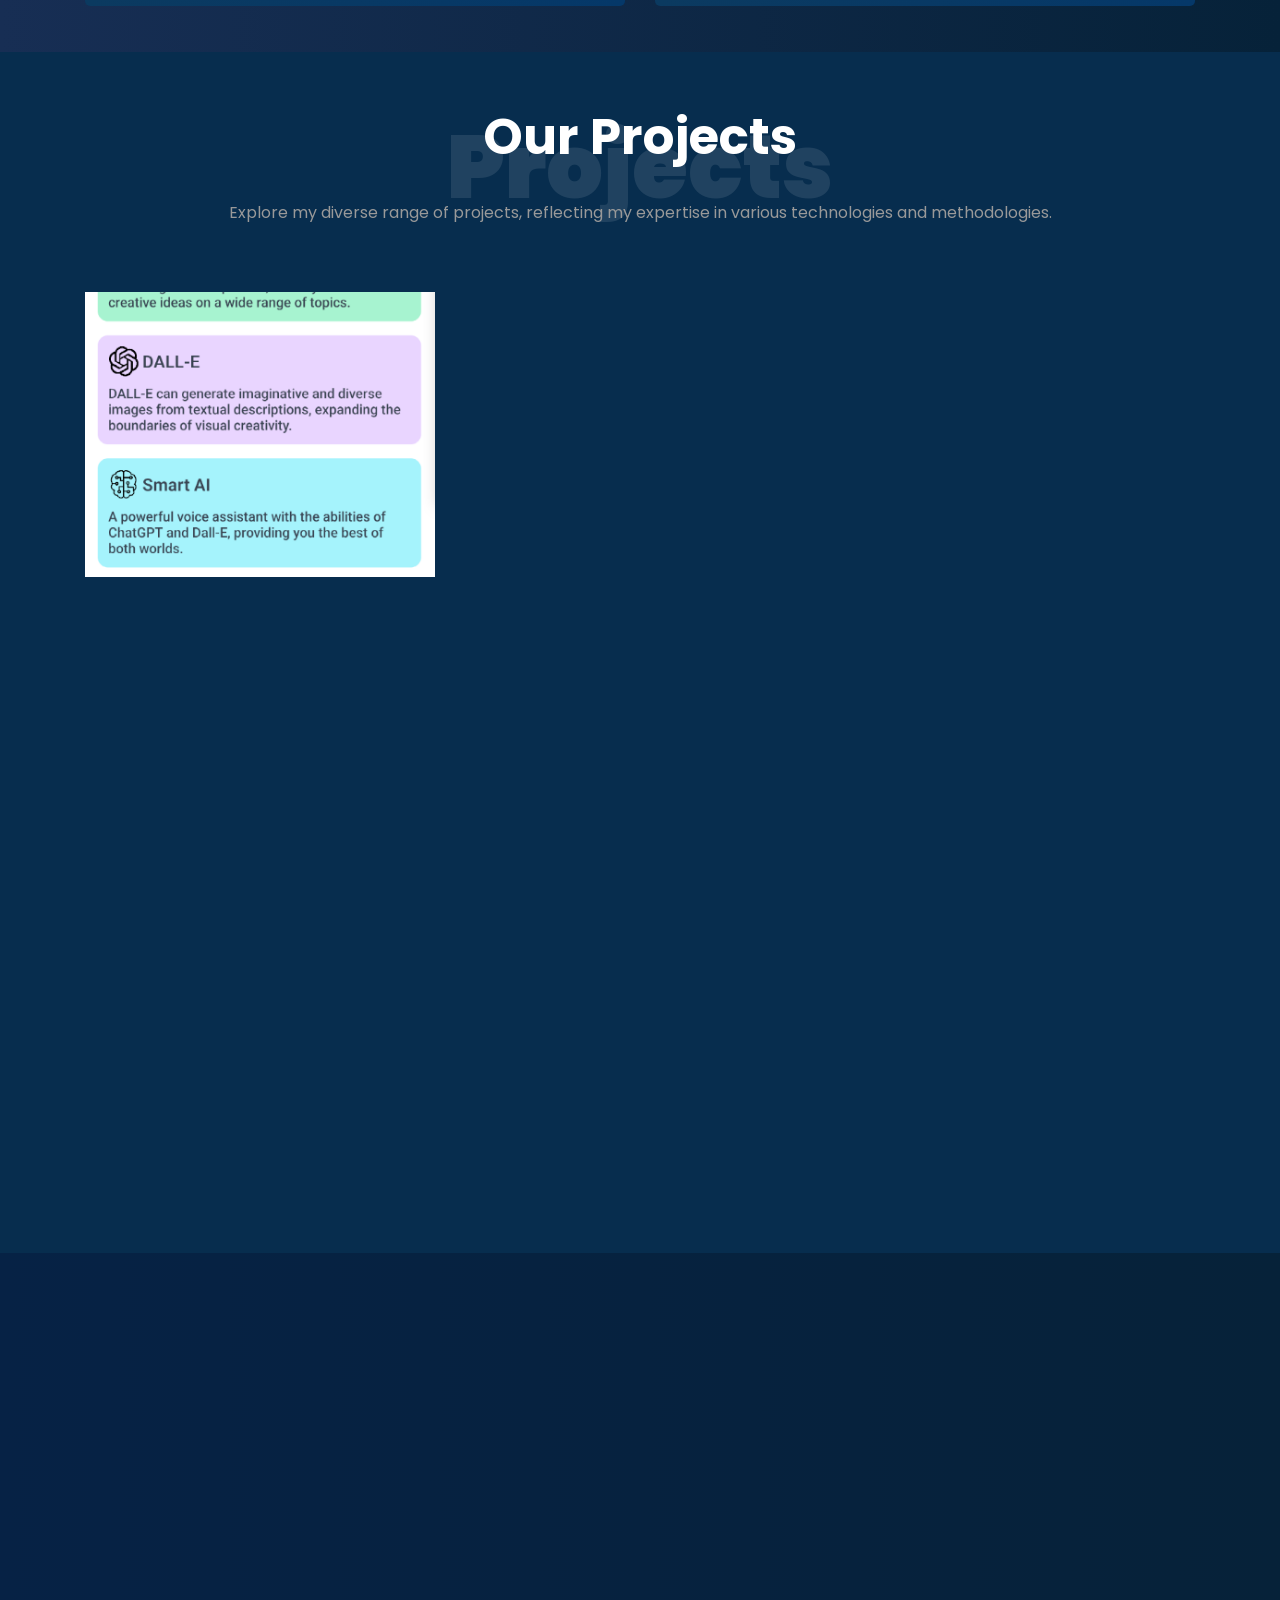
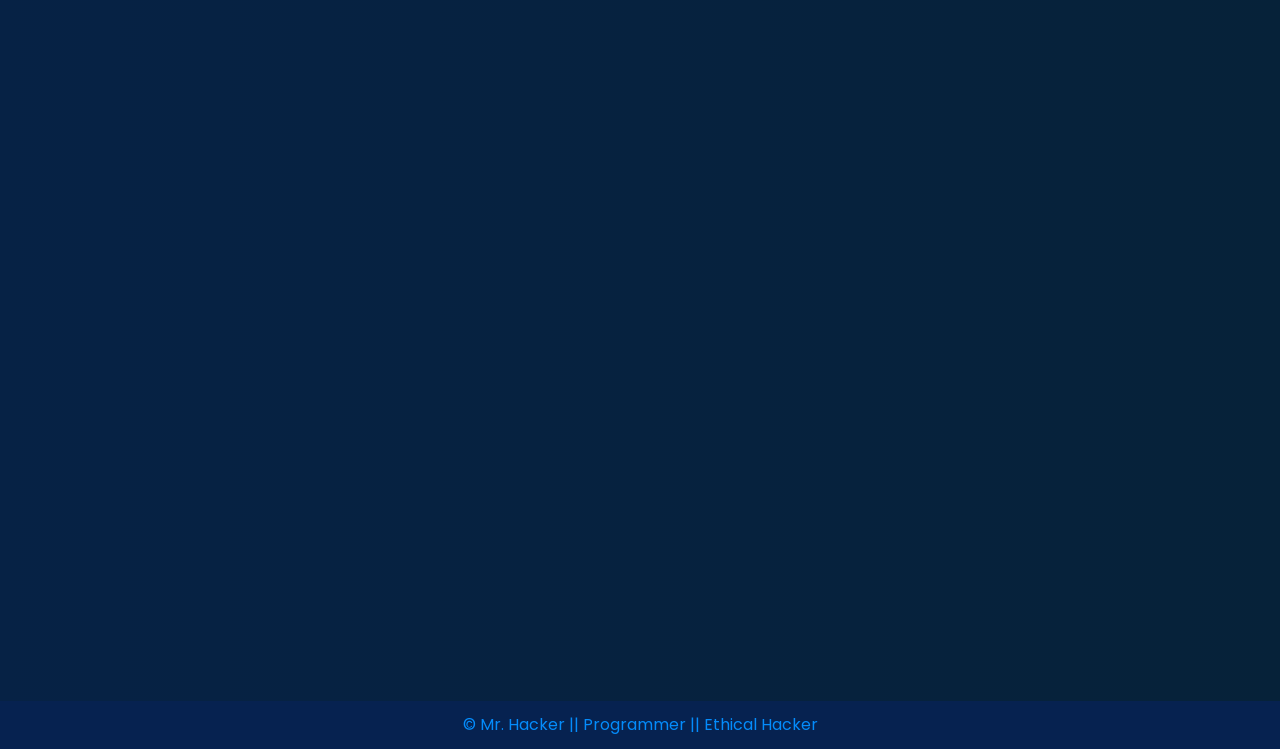
<file: single.html>
<!DOCTYPE html>
<html lang="en">

<head>

	<title>CodeSynergy - Synergy in Coding, Excellence in Solutions</title>
	<style>
		.progress-wrap {
			background:   #3876d9;
			background-image: linear-gradient(to right, #0b3a60,#053869 );		
				padding: 20px;
			margin-bottom: 20px;
			border-radius: 5px;
			border-color:  #048cfb;
			border-width: 1px;
		}
		.progress-wrap h3 {
			font-size: 18px;
			margin-bottom: 10px;
			border-color:  #048cfb;
			border-width: 1px;
		}
		.progress-wrap p {
			font-size: 14px;
			color: #555;
		}
		.progress-wrap i { 
			font-size: 20px;
			margin-right: 10px;
			color: #007bff;
		}

		.sub_line {
			color: #d3d3d3;
		}

.shareArticle {
  padding-top: 10px;
}

.shareSocial {
  display: flex;
  flex-flow: row;
  align-items: center;
  margin-bottom: 30px;
  @media (max-width: 767px) {
    flex-flow: column;
  }
  .socialTitle {
    margin: 0 15px 0 0;
    font-size: 20px;
    @media (max-width: 767px) {
      margin-bottom: 15px;
      text-align: center;
    }
  }
  .socialList {
    list-style: none;
    margin: 0;
    padding: 0;
    display: flex;
    justify-content: flex-start;
    justify-content: center;
    flex-flow: row wrap;
    li {
      margin: 5px;
      &:first-child {
        padding-left: 0;
      }
      a {
        position: relative;
        display: flex;
        justify-content: center;
        align-items: center;
        width: 50px;
        height: 50px;
        border-radius: 100%;
        text-decoration: none;
        background-color: #999;
        color: #fff;
        transition: .35s;
        i {
          position: absolute;
          top: 50%;
          left: 50%;
          transform-origin: top left;
          transform: scale(1) translate(-50%, -50%);
          transition: .35s;
        }
        &:hover {
          i {
            transform: scale(1.5) translate(-50%, -50%);
          }
        }
      }
      &:nth-child(1) a {
        background-color: #135cb6;
      }
      &:nth-child(2) a {
        background-color: #00aced;
      }
      /* &:nth-child(3) a {
        background-color: #BD081C;
      } */
      &:nth-child(4) a {
		background-color: #ff0a4b;
      } 
      &:nth-child(3) a {
        background-color: #1FB381;
      }
    }
  }
}

.shareLink {
  .permalink {
    position: relative;
    border-radius: 30px;
    .textLink {
      text-align: center;
      padding: 12px 60px 12px 30px;
      height: 45px;
      width: 450px;
      font-size: 16px;
      letter-spacing: .3px;
      color: #494949;
      border-radius: 25px;
      border: 1px solid #f2f2f2;
      background-color: #f2f2f2;
      outline: 0;
      appearance: none;
      transition: all .3s ease;
      @media (max-width: 767px) {
        width: 100%;
      }
      &:focus {
        border-color: #d8d8d8;
      }
      &::selection {
        color: #fff;
        background-color: #ff0a4b;
      }
    }
    .copyLink {
      position: absolute;
      top: 50%;
      right: 25px;
      cursor: pointer;
      transform: translateY(-50%);
      &:hover {
        &:after {
          opacity: 1;
          transform: translateY(0) translateX(-50%);
        }
      }
      &:after {
        content: attr(tooltip);
        width: 140px;
        bottom: -40px;
        left: 50%;
        padding: 5px;
        border-radius: 4px;
        font-size: 0.8rem;
        opacity: 0;
        pointer-events: none;
        position: absolute;
        background-color: #000000;
        color: #ffffff;
        transform: translateY(-10px) translateX(-50%);
        transition: all 300ms ease;
            text-align: center;
      }
      i {
        font-size: 20px;
        color: #ff0a4b;
      }
    }
  }
}
	</style>
	
	
	<meta charset="utf-8">
	<meta name="viewport" content="width=device-width, initial-scale=1, shrink-to-fit=no">

	<link href="https://fonts.googleapis.com/css?family=Poppins:100,200,300,400,500,600,700,800,900" rel="stylesheet">

	<link rel="stylesheet" href="css/open-iconic-bootstrap.min.css">
	<link rel="stylesheet" href="css/animate.css">
	<link rel="stylesheet" href="css/contact.css">
	<link rel="stylesheet" href="css/owl.carousel.min.css">
	<link rel="stylesheet" href="css/owl.theme.default.min.css">
	<link rel="stylesheet" href="css/magnific-popup.css">

	<link rel="stylesheet" href="css/aos.css">

	<link rel="stylesheet" href="css/ionicons.min.css">

	<link rel="stylesheet" href="css/flaticon.css">
	<link rel="stylesheet" href="css/icomoon.css">
	<script src="js/jquery-3.3.1.min.js"></script>
	<link rel="stylesheet" href="css/style.css">
	<link rel="stylesheet" href="https://cdnjs.cloudflare.com/ajax/libs/font-awesome/5.15.4/css/all.min.css">


</head>

<body data-spy="scroll" data-target=".site-navbar-target" data-offset="300">


	<nav class="navbar navbar-expand-lg navbar-dark ftco_navbar ftco-navbar-light site-navbar-target" id="ftco-navbar">
		<div class="container">
			<a class="navbar-brand" href="index.html">CodeSynergy</a>
			<button class="navbar-toggler js-fh5co-nav-toggle fh5co-nav-toggle" type="button" data-toggle="collapse"
				data-target="#ftco-nav" aria-controls="ftco-nav" aria-expanded="false" aria-label="Toggle navigation">
				<span class="oi oi-menu"></span> Menu
			</button>

			<div class="collapse navbar-collapse" id="ftco-nav">
				<ul class="navbar-nav nav ml-auto">
					<li class="nav-item"><a href="#home-section" class="nav-link"><span>Home</span></a></li>
					<li class="nav-item"><a href="#about-section" class="nav-link"><span>About</span></a></li>
					<!-- <li class="nav-item"><a href="#resume-section" class="nav-link"><span>Resume</span></a></li>  -->
					<li class="nav-item"><a href="#services-section" class="nav-link"><span>Services</span></a></li>
					<li class="nav-item"><a href="#skills-section" class="nav-link"><span>Skills</span></a></li>
					<li class="nav-item"><a href="#projects-section" class="nav-link"><span>Projects</span></a></li>
					<li class="nav-item"><a href="#contact-section" class="nav-link"><span>Contact</span></a></li>
				</ul>
			</div>
		</div>
	</nav>
	<section id="home-section" class="hero" style="background-color:  #062245; background-image: linear-gradient(to right, #062245, #062239);">
		<div class="home-slider  owl-carousel">
			<div class="slider-item ">
				<div class="overlay"></div>
				<div class="container">
					<div class="row d-md-flex no-gutters slider-text align-items-end justify-content-end"
						data-scrollax-parent="true">
						<div class="one-third js-fullheight order-md-last img"
							style="background-image:url(images/home_2.png);">
							<div class="overlay"></div>
						</div>
						<div class="one-forth d-flex  align-items-center ftco-animate">
							<div class="text">
								<span class="subheading">Hello!</span>
								<h1 class="mb-4 mt-5">I'm <span>Pankaj Kumar</span></h1>
								<h2 class="mb-4 mt-3">A software engineer from India, adept at solving the latest technical challenges and dedicated to crafting innovative solutions.</h2>
								<p>
									<!-- SOCIAL LINKES  -->
									<div class="shareArticle">
										<div class="shareSocial">
											<a href="#contact-section" class="btn btn-primary py-3 px-4">
												GET IN TOUCH <i class="fas fa-arrow-right" style="margin-left: 10px;"></i>
											</a>										 
										 <ul class="socialList pl-3">
											<li><a href="https://m.facebook.com/profile.php?id=100073244336532"><i class="fab fa-facebook-f"></i></a></li>
											<li><a href="https://www.linkedin.com/in/pankaj-neema-b8b10320b/"><i class="fab fa-linkedin-in"></i></a></li>
											<li><a href="https://wa.me/918171268630/"><i class="fab fa-whatsapp"></i></a></li>
											<li><a href="mailto:pankaj200321@gmail.com"><i class="fab fa-google"></i></a></li>
										  </ul>
										</div>
									  </div>
									  <!-- SOCIAL LINKES END HERE  -->
								</p>
							</div>
						</div>
					</div>
				</div>
			</div>
		</div>
	</section>

	<section class="ftco-about img ftco-section ftco-no-pb" id="about-section" style="background-color: #3876d9; background-image: linear-gradient(to right, #172e54, #062239);">
		<div class="container">
			<div class="row d-flex">
				<div class="col-md-6 col-lg-5 d-flex">
					<div class="img-about img d-flex align-items-stretch">
						<div class="overlay"></div>
						<div class="img d-flex align-self-stretch align-items-center"
							style="background-image:url(images/bg_1.jpeg);">
						</div>
					</div>
				</div>
				<div class="col-md-6 col-lg-7 pl-lg-5 pb-5">
					<div class="row justify-content-start pb-3">
						<div class="col-md-12 heading-section ftco-animate">
							<h1 class="big">About</h1>
							<h2 class="mb-4">About Me</h2>
							<p>I am a software developer with 2 years of experience specializing in backend development, DevOps, web development, and automation. Driven by a passion for continuous learning, I embrace new challenges to enhance my skills and deliver cutting-edge solutions.</p>
							<ul class="about-info mt-4 px-md-0 px-2">
								<li class="d-flex"><span>Name:</span> <span>Pankaj Kumar</span></li>
								<li class="d-flex"><span>Date of birth:</span> <span>February 01, 2003</span></li>
								<li class="d-flex"><span>Address:</span> <span>Mainpuri, Uttar Pradesh,India </span></li>
								<li class="d-flex"><span>Zip code:</span> <span>205261</span></li>
								<li class="d-flex"><span>Email:</span> <span>pankaj200321@gmail.com</span></li>
								<li class="d-flex"><span>Phone: </span> <span>+918171268630</span></li>
							</ul>
						</div>
					</div>
					<div class="counter-wrap ftco-animate d-flex mt-md-3">
						<div class="text">
							<p class="mb-4">
								<span class="number" data-number="10">0</span>
								<span>Project complete</span>
							</p>
							<p><a href="resume/resume.pdf" download="pankaj_resume.pdf" class="btn btn-primary py-3 px-3">Download CV</a></p>
						</div>
					</div>
				</div>
			</div>
		</div>
	</section>


	<!-- Services  Center Start  -->
	<section id="services-section" class="pb-3" style="background-color:  #062245; background-image: linear-gradient(to right, #062245, #062239);">
		<div class="container">
			<div class="row justify-content-center py-5 ">
				<div class="col-md-12 heading-section text-center ftco-animate">
					<h1 class="big big-2">Services</h1>
					<h2 class="mb-4">Services</h2>
					<p>Leveraging my expertise to deliver exceptional solutions across various domains.</p>
				</div>
			</div>
			<div class="row">

				<div class="col-md-4 text-center d-flex ftco-animate">
					<a href="#" class="services-1">
						<span class="icon">
							<i class="fab fa-js-square fa-2x" style="color: #0788ff;"></i>
						</span>
						<div class="desc">
							<h3 class="mb-5">Web Development</h3>
							<p>Creating responsive and dynamic websites using HTML, CSS, JavaScript,PHP,Nodejs and frameworks like React and laravel.</p>
						</div>
					</a>
				</div>
				<div class="col-md-4 text-center d-flex ftco-animate">
					<a href="#" class="services-1">
						<span class="icon">
							<i class="fas fa-mobile-alt fa-2x" style="color: #0788ff;"></i>
						</span>
						<div class="desc">
							<h3 class="mb-5">Mobile App Development</h3>
							<p>Developing cross-platform mobile applications with React Native</p>
						</div>
					</a>
				</div>
				<div class="col-md-4 text-center d-flex ftco-animate">
					<a href="#" class="services-1">
						<span class="icon">
							<i class="fas fa-desktop fa-2x" style="color: #0788ff;"></i>
						</span>
						<div class="desc">
							<h3 class="mb-5">Desktop Application Development</h3>
							<p>Building cross-platform desktop applications using technologies like Electron and Qt.</p>
						</div>
					</a>
				</div>

				<div class="col-md-4 text-center d-flex ftco-animate">
					<a href="#" class="services-1">
						<span class="icon">
							<i class="fas fa-cogs fa-2x" style="color: #0788ff;"></i>
						</span>
						<div class="desc">
							<h4 class="mb-5">API Development and Integration</h4>
							<p>Designing and implementing RESTful APIs and GraphQL endpoint, Integrating third-party APIs to extend functionality and improve user experience.
							</p>
						</div>
					</a>
				</div>
				<div class="col-md-4 text-center d-flex ftco-animate">
					<a href="#" class="services-1">
						<span class="icon">
							<i class="fas fa-terminal fa-2x" style="color: #0788ff;"></i>
						</span>
						<div class="desc">
							<h4 class="mb-5">Scripting and Automation</h4>
							<p>Developing scripts for data processing, file manipulation, and system administration.Automating routine tasks such as backups, updates, and system monitoring.Using tools like cron (Linux).
							</p>
						</div>
					</a>
				</div>
				<div class="col-md-4 text-center d-flex ftco-animate">
					<a href="#" class="services-1">
						<span class="icon">
							<i class="fas fa-chart-bar fa-2x" style="color: #0788ff;"></i>
						</span>
						<div class="desc">
							<h4 class="mb-5">Data Processing and Analysis</h4>
							<p>Transforming and cleaning data for analysis or reporting.Performing basic data analysis using tools like Python (Pandas, NumPy) and Excel.
							</p>
						</div>
					</a>
				</div>
				<div class="col-md-4 text-center d-flex ftco-animate">
					<a href="#" class="services-1">
						<span class="icon">
							<i class="fas fa-cloud fa-2x" style="color: #0788ff;"></i>
						</span>
						<div class="desc">
							<h4 class="mb-5">DevOps Services </h4>
							<p>Continuous Integration/Continuous Deployment,
								Cloud Services Management,
							   Containerization and Orchestration,
							   Monitoring and Logging,
							   Configuration Management,
							</p>
						</div>
					</a>
				</div>
				<div class="col-md-4 text-center d-flex ftco-animate">
					<a href="#" class="services-1">
						<span class="icon">
							<i class="fas fa-shield-alt fa-2x" style="color: #0788ff;"></i>
						</span>
						<div class="desc">
							<h4 class="mb-5">Penetration Testing Services</h4>
							<p>Network Penetration Testing , Web Application Penetration Testing ,Mobile Application Penetration Testing , Vulnerability Assessment</p>
						</div>
					</a>
				</div>
				<div class="col-md-4 text-center d-flex ftco-animate">
					<a href="#" class="services-1">
						<span class="icon">
							<i class="fas fa-network-wired fa-2x" style="color: #0788ff;"></i>
						</span>
						<div class="desc">
							<h3 class="mb-5">Networking & Security</h3>
							<p>Providing secure and reliable networking solutions, network configuration.</p>
						</div>
					</a>
				</div>
			</div>
		</div>
	</section>
	<!-- Services  Sestion End  -->

	<!-- Skills Section Start -->
	<section  id="skills-section" class="pb-3" style="background-color: #3876d9; background-image: linear-gradient(to right, #172e54, #062239);">
		<div class="container">
			<div class="row justify-content-center pb-5  py-5">
				<div class="col-md-12 heading-section text-center ftco-animate">
					<h1 class="big big-2">Skills</h1>
					<h2 class="mb-4">My Skills</h2>
					<p  style="color: #d3d3d3; font-size: medium;">Constantly enhancing my core competencies and technical expertise through continuous learning and application.</p>
				</div>
			</div>
			<div class="row">
				<div class="col-md-6 animate-box">
					<div class="progress-wrap ftco-animate">
						<h3><i class="fab fa-python" style="color: #0788ff; font-size: 25px;"></i> Python Development</h3>
						<p style="color: #d3d3d3; font-size: medium;">Experienced with Django, Flask, and data analysis libraries.</p>
					</div>
				</div>
				<div class="col-md-6 animate-box">
					<div class="progress-wrap ftco-animate">
						<h3> <i class="fas fa-brain" style="color: #0788ff; font-size: 25px;"></i> DSA & Problem Solving</h3>
						<p style="color: #d3d3d3; font-size: medium;">Strong foundation in algorithms, data structures, and competitive programming.</p>
					</div>
				</div>
				<div class="col-md-6 animate-box">
					<div class="progress-wrap ftco-animate">
						<h3> <i class="fab fa-js" style="color: #0788ff; font-size: 25px;"></i> MERN Stack</h3>
						<p style="color: #d3d3d3; font-size: medium;"> Proficient in MongoDB, Express.js, React.js, and Node.js for full-stack development.</p>
					</div>
				</div>
				<div class="col-md-6 animate-box">
					<div class="progress-wrap ftco-animate">
						<h3><i class="fas fa-code" style="color: #0788ff; font-size: 25px;"></i> Web Development</h3>
						<p style="color: #d3d3d3; font-size: medium;"> Skilled in HTML, CSS, JavaScript, PHP, and Laravel. </p>
					</div>
				</div>
				<div class="col-md-6 animate-box">
					<div class="progress-wrap ftco-animate">
						<h3> <i class="fas fa-database" style="color: #0788ff; font-size: 25px;"></i> Database Management</h3>
						<p style="color: #d3d3d3; font-size: medium;">Expertise in SQL, MongoDB, PostgreSQL, and Redis.</p>
					</div>
				</div>
				<div class="col-md-6 animate-box">
					<div class="progress-wrap ftco-animate">
						<h3><i class="fas fa-code-branch" style="color: #0788ff; font-size: 25px;"></i> Version Control</h3>
						<p style="color: #d3d3d3; font-size: medium;">Proficient in Git and GitHub for source code management.</p>
					</div>
				</div>
				<div class="col-md-6 animate-box">
					<div class="progress-wrap ftco-animate">
						<h3><i class="fas fa-cloud" style="color: #0788ff; font-size: 25px;"></i> Cloud Services</h3>
						<p style="color: #d3d3d3; font-size: medium;">Experience with AWS, GCP, and Azure for cloud-based solutions.</p>
					</div>
				</div>
				<div class="col-md-6 animate-box">
					<div class="progress-wrap ftco-animate">
						<h3><i class="fas fa-comments" style="color: #0788ff; font-size: 25px;"></i> Messaging & Streaming</h3>
						<p style="color: #d3d3d3; font-size: medium;">Hands-on with RabbitMQ, Apache Kafka, and WebSockets.</p>
					</div>
				</div>
				<div class="col-md-6 animate-box">
					<div class="progress-wrap ftco-animate">
						<h3><i class="fas fa-cubes" style="color: #0788ff; font-size: 25px;"></i> Architectural Patterns</h3>
						<p style="color: #d3d3d3; font-size: medium;">Knowledge of microservices, server management, and scalable architectures.</p>
					</div>
				</div>
				<div class="col-md-6 animate-box">
					<div class="progress-wrap ftco-animate">
						<h3><i class="fas fa-cogs" style="color: #0788ff; font-size: 25px;"></i> API Technologies</h3>
						<p style="color: #d3d3d3; font-size: medium;">Developed RESTful APIs and used GraphQL for efficient data querying.</p>
					</div>
				</div>
				<div class="col-md-6 animate-box">
					<div class="progress-wrap ftco-animate">
						<h3><i class="fas fa-tools" style="color: #0788ff; font-size: 25px;"></i> DevOps & QA</h3>
						<p style="color: #d3d3d3; font-size: medium;">Familiar with CI/CD pipelines, Jenkins, and automated testing.</p>
					</div>
				</div>
				<div class="col-md-6 animate-box">
					<div class="progress-wrap ftco-animate">
						<h3><i class="fas fa-mobile-alt" style="color: #0788ff; font-size: 25px;"></i> App Development</h3>
						<p style="color: #d3d3d3; font-size: medium;">Experience in developing mobile applications using React Native.</p>
					</div>
				</div>
				<div class="col-md-6 animate-box">
					<div class="progress-wrap ftco-animate">
						<h3><i class="fas fa-chart-line" style="color: #0788ff; font-size: 25px;"></i> Monitoring & Logging</h3>
						<p style="color: #d3d3d3; font-size: medium;">Using Prometheus, Grafana, and ELK Stack for monitoring and logging.</p>
					</div>
				</div>
				<div class="col-md-6 animate-box">
					<div class="progress-wrap ftco-animate">
						<h3><i class="fab fa-linux" style="color: #0788ff; font-size: 25px;"></i> Operating Systems</h3>
						<p style="color: #d3d3d3; font-size: medium;">Skilled in Linux (Ubuntu, CentOS, Kali) and Windows environments.</p>
					</div>
				</div>
				<div class="col-md-6 animate-box">
					<div class="progress-wrap ftco-animate">
						<h3><i class="fas fa-user-secret" style="color: #0788ff; font-size: 25px;"></i> Penetration Testing</h3>
						<p style="color: #d3d3d3; font-size: medium;">Experience with Kali Linux, Metasploit, and network security tools.</p>
					</div>
				</div>
				<div class="col-md-6 animate-box">
					<div class="progress-wrap ftco-animate">
						<h3><i class="fas fa-network-wired" style="color: #0788ff; font-size: 25px;"></i> Networking</h3>
						<p style="color: #d3d3d3; font-size: medium;">Understanding of TCP/IP, DNS, DHCP, and network configuration.</p>
					</div>
				</div>
			</div>
		</div>
	</section>
<!-- Skills Section End -->

     
<!-- Project Section Started -->
	<section class=" ftco-project pb-3" id="projects-section" style="background-color:  #072d4e; background-image: linear-gradient(to right, #072d4e, #072d4e);">
		<div class="container">
			<div class="row justify-content-center pb-5  py-5">
				<div class="col-md-12 heading-section text-center ftco-animate">
					<h1 class="big big-2">Projects</h1>
					<h2 class="mb-4">Our Projects</h2>
					<p>Explore my diverse range of projects, reflecting my expertise in various technologies and methodologies. </p>
				</div>
			</div>
			<div class="row">
				<div class="col-md-4">
					<div class="project img ftco-animate d-flex justify-content-center align-items-center"
						style="background-image: url(images/project-4.jpg);">
						<div class="overlay"></div>
						<div class="text text-center p-4">
							<h3><a href="#"> <b>AI Assistant </b> <br> Tech Stack - React Native, openai APi</a></h3>
							<span>Android/ios app development</span>
						</div>
					</div>
				</div>
				<div class="col-md-8">
					<div class="project img ftco-animate d-flex justify-content-center align-items-center"
						style="background-image: url(images/project-5.jpg);">
						<div class="overlay"></div>
						<div class="text text-center p-4">
							<h3><a href="#"><b>Facebook Clone (UI)</b> <br> Tech  - Mern stack,</a></h3>
							<span>Web Development</span>
						</div>
					</div>
				</div>

				<div class="col-md-8">
					<div class="project img ftco-animate d-flex justify-content-center align-items-center"
						style="background-image: url(images/project-1.jpg);">
						<div class="overlay"></div>
						<div class="text text-center p-4">
							<h3><a href="#"><b>Ludo Game</b> <br>Tech - Python</a></h3>
							<span>python Development</span>
						</div>
					</div>

					<div class="project img ftco-animate d-flex justify-content-center align-items-center"
						style="background-image: url(images/project-6.jpg);">
						<div class="overlay"></div>
						<div class="text text-center p-4">
							<h3><a href="#"><b>Task Management Tool</b> <br>Tech - Mern stack</a></h3>
							<span>Web Development</span>
						</div>
					</div>
				</div>
				<div class="col-md-4">
					<div class="row">
						<div class="col-md-12">
							<div class="project img ftco-animate d-flex justify-content-center align-items-center"
								style="background-image: url(images/project-2.jpg);">
								<div class="overlay"></div>
								<div class="text text-center p-4">
									<h3><a href="#"><b>Snake Game</b> <br>Tech - Python</a></h3>
							        <span>python Development</span>
								</div>
							</div>
						</div>
						<div class="col-md-12">
							<div class="project img ftco-animate d-flex justify-content-center align-items-center"
								style="background-image: url(images/project-3.jpg);">
								<div class="overlay"></div>
								<div class="text text-center p-4">
									<h3><a href="#"> <b>BaatCheet App </b> <br> Tech Stack - React Native, Mongodb, WebSockets</a></h3>
							        <span>Android/ios app development</span>
								</div>
							</div>
						</div>
					</div>
				</div>
			</div>
		</div>
	</section>
<!-- Project Section Eded -->

	<!-- <section class="ftco-section ftco-no-pt ftco-no-pb ftco-counter img" id="section-counter">
		<div class="container">
			<div class="row d-md-flex align-items-center">
				<div class="col-md d-flex justify-content-center counter-wrap ftco-animate">
					<div class="block-18">
						<div class="text">
							<strong class="number" data-number="100">0</strong>
							<span>Awards</span>
						</div>
					</div>
				</div>
				<div class="col-md d-flex justify-content-center counter-wrap ftco-animate">
					<div class="block-18">
						<div class="text">
							<strong class="number" data-number="1200">0</strong>
							<span>Complete Projects</span>
						</div>
					</div>
				</div>
				<div class="col-md d-flex justify-content-center counter-wrap ftco-animate">
					<div class="block-18">
						<div class="text">
							<strong class="number" data-number="1200">0</strong>
							<span>Happy Customers</span>
						</div>
					</div>
				</div>
				<div class="col-md d-flex justify-content-center counter-wrap ftco-animate">
					<div class="block-18">
						<div class="text">
							<strong class="number" data-number="500">0</strong>
							<span>Cups of coffee</span>
						</div>
					</div>
				</div>
			</div>
		</div>
	</section> -->


	<!-- Free Lancing Section start -->
	<!-- <section class="ftco-section ftco-hireme img margin-top" style="background-image: url(images/bg_1.jpg)">
		<div class="container">
			<div class="row justify-content-center">
				<div class="col-md-7 ftco-animate text-center">
					<h2>I'm <span>Available</span> for freelancing</h2>
					<p>A small river named Duden flows by their place and supplies it with the necessary regelialia.</p>
					<p class="mb-0"><a href="#" class="btn btn-primary py-3 px-5">Hire me</a></p>
				</div>
			</div>
		</div>
	</section> -->
	<!-- Free Lancing Section End -->



	<!-- Contact Start Here -->
	<section class="contact-section pb-5" id="contact-section" style="background-color:  #062245; background-image: linear-gradient(to right, #062245, #062239);">
		<div class="container ">
			<div class="row justify-content-center py-5 ">
				<div class="col-md-12 heading-section text-center ftco-animate">
					<h1 class="big big-2">Contact</h1>
					<h2 class="mb-4">Contact Me</h2>
					<p>Ready to turn your ideas into reality? Message me or call to begin the journey.</p>
				</div>
			</div>
			<div class=" container border border-primary rounded py-5 ftco-animate" style="background-color:  #05325c; background-image: linear-gradient(to right, #05325c, #062239);">
				<div class="row justify-content-center" style="display: flex;">
				<div class="col-3" style="cursor: pointer;">
					<center><h3 style="color: #048CFB;"><a href="tel:your-phone-number" style="color: blue;">
						<i class="fas fa-phone-alt"></i> </a></h3></center>
					<p class="text-center"> +91 8171268630 <br>
				</div>
				<div class="col-3">
					<center><h3 style="color: #048CFB;">📮</h3></center>
					 <p class="text-center">pankaj200321@gmail.com</p>
				</div>
				<div class="col-3"  style="cursor: pointer;">
					<center><h3 style="color: #048CFB;">📍🗺️</h3></center>
					<div class="text-center">sector 62, Noida, Uttar Pradesh, India</div>
				</div>
			</div>
			<hr style="border: none; height: 1px; background-color: #048cfb;">
			<!-- Here Contact Form Started  -->		 
			<div >
        <div class="container">
          <div class="row justify-content-center">
              <div class="col-md-15">
                  <div class="row justify-content-center">
                      <div class="col-md-6">
                          <p><em>Open to collaboration and innovative ideas. Contact me for inquiries, projects,
                                  or just to connect. Excited to discuss and collaborate!</em></p>
                          <p><img src="images/undraw-contact.svg" alt="Image" class="img-fluid"></p>
                      </div>
                      <div class="col-md-6">
                          <form class="mb-5" id="contactForm" name="contactForm">
                              <div class="row">
                                  <div class="col-md-12 form-group">
                                      <input type="text" class="form-control" name="name" id="name" placeholder="Your name">
                                  </div>
                              </div>
                              <div class="row">
                                  <div class="col-md-12 form-group">
                                      <input type="text" class="form-control" name="email" id="email" placeholder="Email">
                                  </div>
                              </div>
                              <div class="row">
                                  <div class="col-md-12 form-group">
                                      <input type="text" class="form-control" name="subject" id="subject" placeholder="Subject">
                                  </div>
                              </div>
                              <div class="row">
                                  <div class="col-md-12 form-group">
                                      <textarea class="form-control" name="message" id="message" cols="30" rows="7" placeholder="Write your message"></textarea>
                                  </div>
                              </div>
                              <div class="row">
                                  <div class="col-12">
                                      <button type="submit" class="btn btn-primary rounded-0 py-2 px-4">Send Message</button>
                                      <span class="submitting"></span>
                                  </div>
                              </div>
                          </form>
                          <div id="form-message-warning mt-4"></div>
                          <div id="form-message-success">
                              Your message was sent, thank you!
                          </div>
                      </div>
                  </div>
              </div>
          </div>
      </div>
      
		</div>
		</div>
		</div>
    </section>  
	<footer style="background-color:  #062250;">
	<div style=" text-align: center; color: #048cfb; padding: 10px;">
		&copy;  Mr. Hacker  || Programmer || Ethical Hacker  </div> 
	</footer>
			<!-- Contact From End Here  Stop  -->
	
			<script src="js/jquery-migrate-3.0.1.min.js"></script>
			<script src="js/popper.min.js"></script>
			<script src="js/bootstrap.min.js"></script>
			<script src="js/jquery.easing.1.3.js"></script>
			<script src="js/jquery.waypoints.min.js"></script>
			<script src="js/jquery.stellar.min.js"></script>
			<script src="js/owl.carousel.min.js"></script>
			<script src="js/jquery.magnific-popup.min.js"></script>
			<script src="js/aos.js"></script>
			<script src="js/jquery.animateNumber.min.js"></script>
			<script src="js/scrollax.min.js"></script>
			<script src="js/contact.js"></script>
			<script src="js/main.js"></script>
			<script src="js/jquery.validate.min.js"></script>

</body>

</html>
</file>
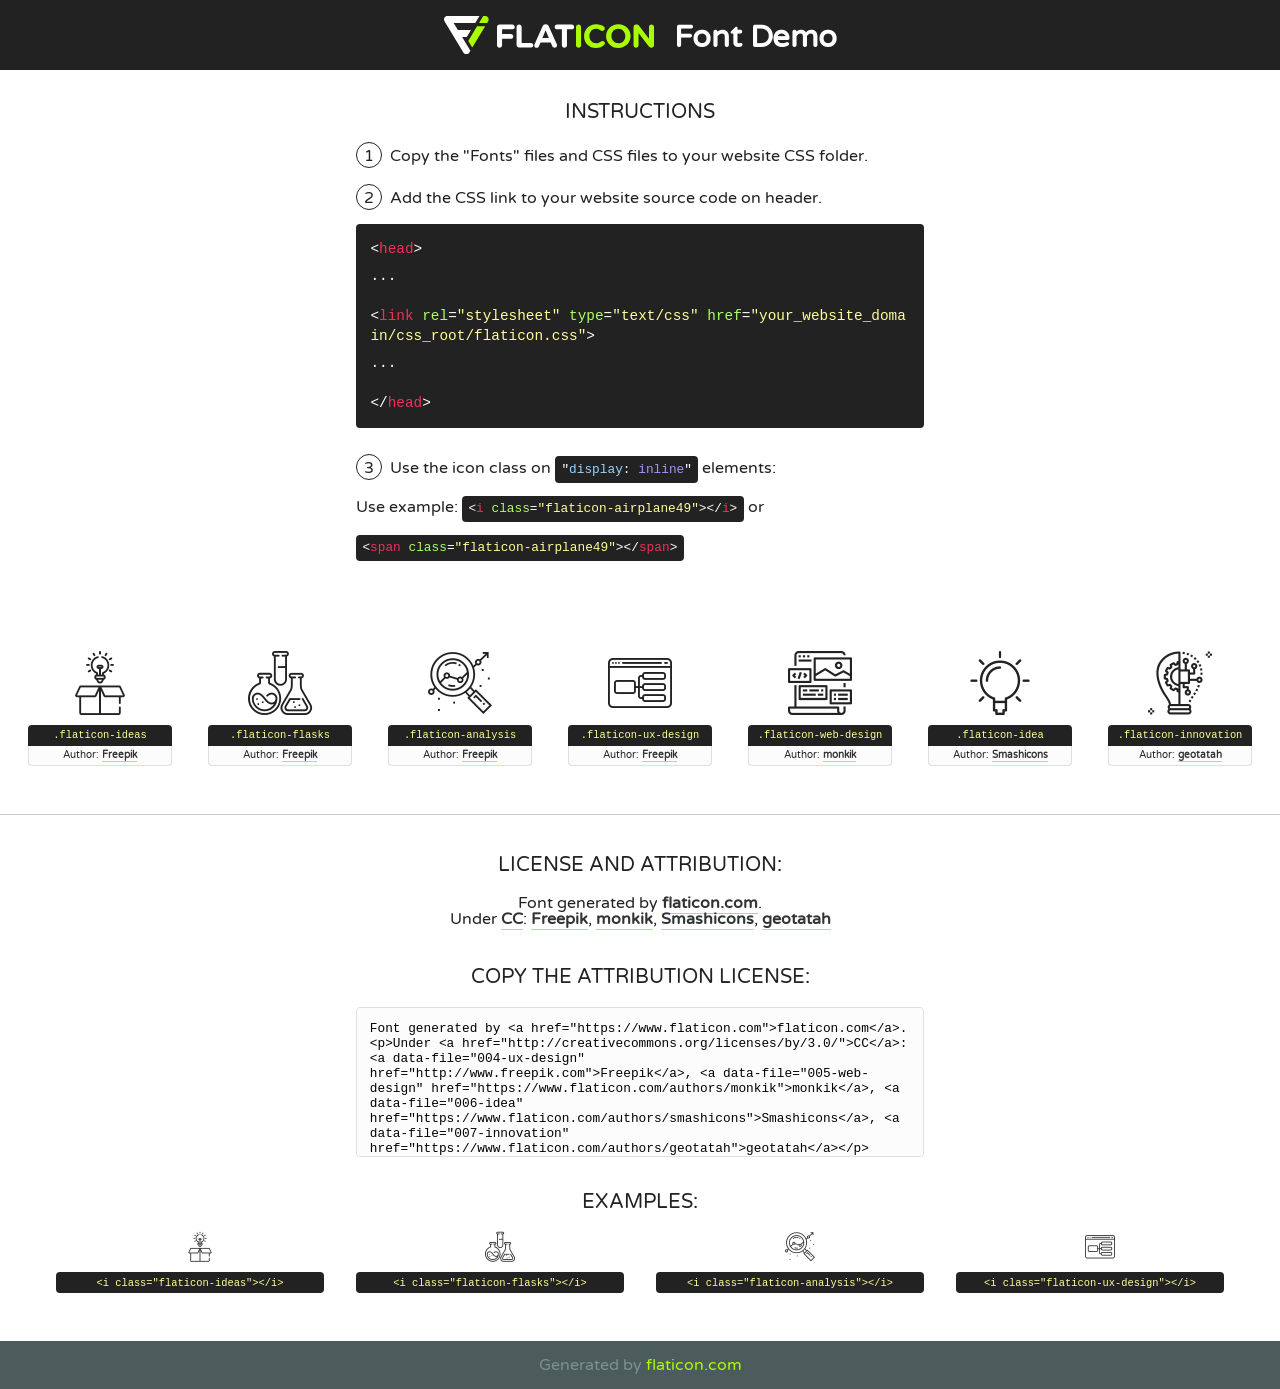
<file: fonts/flaticon/font/flaticon.html>
<!DOCTYPE html>
<!--
  Flaticon icon font: Flaticon
  Creation date: 20/03/2019 02:18
-->
<html>
<!DOCTYPE html>
<html>

<head>
    <title>Flaticon WebFont</title>
    <link href="http://fonts.googleapis.com/css?family=Varela+Round" rel="stylesheet" type="text/css" />
    <link rel="stylesheet" type="text/css" href="flaticon.css">
    <meta charset="UTF-8">
    <style>
    html, body, div, span, applet, object, iframe,
    h1, h2, h3, h4, h5, h6, p, blockquote, pre,
    a, abbr, acronym, address, big, cite, code,
    del, dfn, em, img, ins, kbd, q, s, samp,
    small, strike, strong, sub, sup, tt, var,
    b, u, i, center,
    dl, dt, dd, ol, ul, li,
    fieldset, form, label, legend,
    table, caption, tbody, tfoot, thead, tr, th, td,
    article, aside, canvas, details, embed, 
    figure, figcaption, footer, header, hgroup, 
    menu, nav, output, ruby, section, summary,
    time, mark, audio, video {
        margin: 0;
        padding: 0;
        border: 0;
        font-size: 100%;
        font: inherit;
        vertical-align: baseline;
    }
    /* HTML5 display-role reset for older browsers */
    article, aside, details, figcaption, figure, 
    footer, header, hgroup, menu, nav, section {
        display: block;
    }
    body {
        line-height: 1;
    }
    ol, ul {
        list-style: none;
    }
    blockquote, q {
        quotes: none;
    }
    blockquote:before, blockquote:after,
    q:before, q:after {
        content: '';
        content: none;
    }
    table {
        border-collapse: collapse;
        border-spacing: 0;
    }
    body {
        font-family: 'Varela Round', Helvetica, Arial, sans-serif;
        font-size: 16px;
        color: #222;
    }
    a {
        color: #333;
        border-bottom: 1px solid #a9fd00;
        font-weight: bold;
        text-decoration: none;
    }
    * {
        -moz-box-sizing: border-box;
        -webkit-box-sizing: border-box;
        box-sizing: border-box;
        margin: 0;
        padding: 0;
    }
    [class^="flaticon-"]:before, [class*=" flaticon-"]:before, [class^="flaticon-"]:after, [class*=" flaticon-"]:after {
        font-family: Flaticon;
        font-size: 30px;
        font-style: normal;
        margin-left: 20px;
        color: #333;
    }
    .wrapper {
        max-width: 600px;
        margin: auto;
        padding: 0 1em;
    }
    .title {
        font-size: 1.25em;
        text-align: center;
        margin-bottom: 1em;
        text-transform: uppercase;
    }
    header {
        text-align: center;
        background-color: #222;
        color: #fff;
        padding: 1em;
    }
    header .logo {
        width: 210px;
        height: 38px;
        display: inline-block;
        vertical-align: middle;
        margin-right: 1em;
        border: none;
    }
    header strong {
        font-size: 1.95em;
        font-weight: bold;
        vertical-align: middle;
        margin-top: 5px;
        display: inline-block;
    }
    .demo {
        margin: 2em auto;
        line-height: 1.25em;
    }
    .demo ul li {
        margin-bottom: 1em;
    }
    .demo ul li .num {
        color: #222;
        border-radius: 20px;
        display: inline-block;
        width: 26px;
        padding: 3px;
        height: 26px;
        text-align: center;
        margin-right: 0.5em;
        border: 1px solid #222;
    }
    .demo ul li code {
        background-color: #222;
        border-radius: 4px;
        padding: 0.25em 0.5em;
        display: inline-block;
        color: #fff;
        font-family: Consolas,Monaco,Lucida Console,Liberation Mono,DejaVu Sans Mono,Bitstream Vera Sans Mono,Courier New, monospace;
        font-weight: lighter;
        margin-top: 1em;
        font-size: 0.8em;
        word-break: break-all;
    }
    .demo ul li code.big {
        padding: 1em;
        font-size: 0.9em;
    }
    .demo ul li code .red {
        color: #EF3159;
    }
    .demo ul li code .green {
        color: #ACFF65;
    }
    .demo ul li code .yellow {
        color: #FFFF99;
    }
    .demo ul li code .blue {
        color: #99D3FF;
    }
    .demo ul li code .purple {
        color: #A295FF;
    }
    .demo ul li code .dots {
        margin-top: 0.5em;
        display: block;
    }
    #glyphs {
        border-bottom: 1px solid #ccc;
        padding: 2em 0;
        text-align: center;
    }
    .glyph {
        display: inline-block;
        width: 9em;
        margin: 1em;
        text-align: center;
        vertical-align: top;
        background: #FFF;
    }
    .glyph .glyph-icon {
        padding: 10px;
        display: block;
        font-family:"Flaticon";
        font-size: 64px;
        line-height: 1;
    }
    .glyph .glyph-icon:before {
        font-size: 64px;
        color: #222;
        margin-left: 0;
    }
    .class-name {
        font-size: 0.65em;
        background-color: #222;
        color: #fff;
        border-radius: 4px 4px 0 0;
        padding: 0.5em;
        color: #FFFF99;
        font-family: Consolas,Monaco,Lucida Console,Liberation Mono,DejaVu Sans Mono,Bitstream Vera Sans Mono,Courier New, monospace;
    }
    .author-name {
        font-size: 0.6em;
        background-color: #fcfcfd;
        border: 1px solid #DEDEE4;
        border-top: 0;
        border-radius: 0 0 4px 4px;
        padding: 0.5em;
    }
    .class-name:last-child {
        font-size: 10px;
        color:#888;
    }
    .class-name:last-child a {
        font-size: 10px;
        color:#555;
    }
    .class-name:last-child a:hover {
        color:#a9fd00;
    }
    .glyph > input {
        display: block;
        width: 100px;
        margin: 5px auto;
        text-align: center;
        font-size: 12px;
        cursor: text;
    }
    .glyph > input.icon-input {
        font-family:"Flaticon";
        font-size: 16px;
        margin-bottom: 10px;
    }
    .attribution .title {
        margin-top: 2em;
    }
    .attribution textarea {
        background-color: #fcfcfd;
        padding: 1em;
        border: none;
        box-shadow: none;
        border: 1px solid #DEDEE4;
        border-radius: 4px;
        resize: none;
        width: 100%;
        height: 150px;
        font-size: 0.8em;
        font-family: Consolas,Monaco,Lucida Console,Liberation Mono,DejaVu Sans Mono,Bitstream Vera Sans Mono,Courier New, monospace;
        -webkit-appearance: none;
    }
    .iconsuse {
        margin: 2em auto;
        text-align: center;
        max-width: 1200px;
    }
    .iconsuse:after {
        content: '';
        display: table;
        clear: both;
    }
    .iconsuse .image {
        float: left;
        width: 25%;
        padding: 0 1em;
    }
    .iconsuse .image p {
        margin-bottom: 1em;
    }
    .iconsuse .image span {
        display: block;
        font-size: 0.65em;
        background-color: #222;
        color: #fff;
        border-radius: 4px;
        padding: 0.5em;
        color: #FFFF99;
        margin-top: 1em;
        font-family: Consolas,Monaco,Lucida Console,Liberation Mono,DejaVu Sans Mono,Bitstream Vera Sans Mono,Courier New, monospace;
    }
    #footer {
        text-align: center;
        background-color: #4C5B5C;
        color: #7c9192;
        padding: 1em;
    }
    #footer a {
        border: none;
        color: #a9fd00;
        font-weight: normal;
    }
    @media (max-width: 960px) {
        .iconsuse .image {
            width: 50%;
        }
    }
    @media (max-width: 560px) {
        .iconsuse .image {
            width: 100%;
        }
    }
    </style>
</head>

<body class="characters-off">

    <header>
        <a href="https://www.flaticon.com" target="_blank" class="logo">
            <svg version="1.1" xmlns="http://www.w3.org/2000/svg" xmlns:xlink="http://www.w3.org/1999/xlink" xmlns:a="http://ns.adobe.com/AdobeSVGViewerExtensions/3.0/" viewBox="0 0 560.875 102.036" enable-background="new 0 0 560.875 102.036" xml:space="preserve">
                <defs>
                </defs>
                <g>
                    <g class="letters">
                        <path fill="#ffffff" d="M141.596,29.675c0-3.777,2.985-6.767,6.764-6.767h34.438c3.426,0,6.15,2.728,6.15,6.15
                        c0,3.43-2.724,6.149-6.15,6.149h-27.674v13.091h23.719c3.429,0,6.151,2.724,6.151,6.15c0,3.43-2.723,6.149-6.151,6.149h-23.719
                        v17.574c0,3.773-2.986,6.761-6.764,6.761c-3.779,0-6.764-2.989-6.764-6.761V29.675z"></path>
                        <path fill="#ffffff" d="M193.844,29.149c0-3.781,2.985-6.767,6.764-6.767c3.776,0,6.763,2.985,6.763,6.767v42.957h25.039
                        c3.426,0,6.149,2.726,6.149,6.153c0,3.425-2.723,6.15-6.149,6.15h-31.802c-3.779,0-6.764-2.986-6.764-6.768V29.149z"></path>
                        <path fill="#ffffff" d="M241.891,75.71l21.438-48.407c1.492-3.341,4.215-5.357,7.906-5.357h0.792
                        c3.686,0,6.323,2.017,7.815,5.357l21.439,48.407c0.436,0.967,0.701,1.845,0.701,2.723c0,3.602-2.809,6.501-6.414,6.501
                        c-3.161,0-5.269-1.845-6.499-4.655l-4.132-9.661h-27.059l-4.301,10.102c-1.144,2.631-3.426,4.214-6.237,4.214
                        c-3.517,0-6.24-2.81-6.24-6.325C241.1,77.64,241.451,76.677,241.891,75.71z M279.932,58.666l-8.521-20.297l-8.526,20.297H279.932
                        z"></path>
                        <path fill="#ffffff" d="M314.864,35.387H301.86c-3.429,0-6.239-2.813-6.239-6.238c0-3.429,2.811-6.24,6.239-6.24h39.533
                        c3.426,0,6.237,2.811,6.237,6.24c0,3.425-2.811,6.238-6.237,6.238h-13.001v42.785c0,3.773-2.99,6.761-6.764,6.761
                        c-3.779,0-6.764-2.989-6.764-6.761V35.387z"></path>
                        <path fill="#A9FD00" d="M352.615,29.149c0-3.781,2.985-6.767,6.767-6.767c3.774,0,6.761,2.985,6.761,6.767v49.024
                        c0,3.773-2.987,6.761-6.761,6.761c-3.781,0-6.767-2.989-6.767-6.761V29.149z"></path>
                        <path fill="#A9FD00" d="M374.132,53.836v-0.179c0-17.481,13.178-31.801,32.065-31.801c9.22,0,15.459,2.458,20.557,6.238
                        c1.402,1.054,2.637,2.985,2.637,5.357c0,3.692-2.985,6.59-6.681,6.59c-1.845,0-3.071-0.702-4.044-1.319
                        c-3.776-2.813-7.729-4.393-12.562-4.393c-10.364,0-17.831,8.611-17.831,19.154v0.173c0,10.542,7.291,19.329,17.831,19.329
                        c5.715,0,9.492-1.756,13.359-4.834c1.049-0.874,2.458-1.491,4.039-1.491c3.429,0,6.325,2.813,6.325,6.236
                        c0,2.106-1.056,3.78-2.282,4.834c-5.539,4.834-12.036,7.733-21.878,7.733C387.572,85.464,374.132,71.493,374.132,53.836z"></path>
                        <path fill="#A9FD00" d="M433.009,53.836v-0.179c0-17.481,13.79-31.801,32.766-31.801c18.981,0,32.592,14.143,32.592,31.628v0.173
                        c0,17.483-13.785,31.807-32.769,31.807C446.625,85.464,433.009,71.32,433.009,53.836z M484.224,53.836v-0.179
                        c0-10.539-7.725-19.326-18.626-19.326c-10.893,0-18.449,8.611-18.449,19.154v0.173c0,10.542,7.73,19.329,18.626,19.329
                        C476.676,72.986,484.224,64.378,484.224,53.836z"></path>
                        <path fill="#A9FD00" d="M506.233,29.321c0-3.774,2.99-6.763,6.767-6.763h1.401c3.252,0,5.183,1.583,7.029,3.953l26.093,34.265
                        V29.059c0-3.692,2.99-6.677,6.681-6.677c3.683,0,6.671,2.985,6.671,6.677v48.934c0,3.78-2.987,6.765-6.764,6.765h-0.436
                        c-3.257,0-5.188-1.581-7.034-3.953l-27.056-35.492v32.944c0,3.687-2.985,6.676-6.678,6.676c-3.683,0-6.673-2.989-6.673-6.676
                        V29.321z"></path>
                    </g>
                    <g class="insignia">
                        <path fill="#ffffff" d="M48.372,56.137h12.517l11.156-18.537H37.186L25.688,18.539h57.825L94.668,0H9.271
                        C5.925,0,2.842,1.801,1.198,4.716c-1.644,2.907-1.593,6.482,0.134,9.343l50.38,83.501c1.678,2.781,4.689,4.476,7.938,4.476
                        c3.246,0,6.257-1.695,7.935-4.476l2.898-4.804L48.372,56.137z"></path>
                        <g class="i">
                            <path fill="#A9FD00" d="M93.575,18.539h0.031v0.004l21.652,0.004l2.705-4.488c1.727-2.861,1.778-6.436,0.133-9.343
                            C116.454,1.801,113.371,0,110.026,0h-5.294L93.575,18.539z"></path>
                            <polygon fill="#A9FD00" points="88.291,27.356 64.725,66.486 75.519,84.404 109.942,27.356"></polygon>
                        </g>
                    </g>
                </g>
            </svg>
        </a>
        <strong>Font Demo</strong>
    </header>


    <section class="demo wrapper">

        <p class="title">Instructions</p>

        <ul>
            <li>
                <span class="num">1</span>Copy the "Fonts" files and CSS files to your website CSS folder.
            </li>
            <li>
                <span class="num">2</span>Add the CSS link to your website source code on header.
                <code class="big">
                    &lt;<span class="red">head</span>&gt;
                    <br/><span class="dots">...</span>
                    <br/>&lt;<span class="red">link</span> <span class="green">rel</span>=<span class="yellow">"stylesheet"</span> <span class="green">type</span>=<span class="yellow">"text/css"</span> <span class="green">href</span>=<span class="yellow">"your_website_domain/css_root/flaticon.css"</span>&gt;
                    <br/><span class="dots">...</span>
                    <br/>&lt;/<span class="red">head</span>&gt;
                </code>
            </li>

            <li>
                <p>
                    <span class="num">3</span>Use the icon class on <code>"<span class="blue">display</span>:<span class="purple"> inline</span>"</code> elements:
                    <br />
                    Use example: <code>&lt;<span class="red">i</span> <span class="green">class</span>=<span class="yellow">&quot;flaticon-airplane49&quot;</span>&gt;&lt;/<span class="red">i</span>&gt;</code> or <code>&lt;<span class="red">span</span> <span class="green">class</span>=<span class="yellow">&quot;flaticon-airplane49&quot;</span>&gt;&lt;/<span class="red">span</span>&gt;</code>
            </li>
        </ul>

    </section>




   <section id="glyphs">          
    
      
        <div class="glyph"><div class="glyph-icon flaticon-ideas"></div>
            <div class="class-name">.flaticon-ideas</div>
            <div class="author-name">Author: <a data-file="001-ideas" href="http://www.freepik.com">Freepik</a> </div> 
        </div>        
        
        <div class="glyph"><div class="glyph-icon flaticon-flasks"></div>
            <div class="class-name">.flaticon-flasks</div>
            <div class="author-name">Author: <a data-file="002-flasks" href="http://www.freepik.com">Freepik</a> </div> 
        </div>        
        
        <div class="glyph"><div class="glyph-icon flaticon-analysis"></div>
            <div class="class-name">.flaticon-analysis</div>
            <div class="author-name">Author: <a data-file="003-analysis" href="http://www.freepik.com">Freepik</a> </div> 
        </div>        
        
        <div class="glyph"><div class="glyph-icon flaticon-ux-design"></div>
            <div class="class-name">.flaticon-ux-design</div>
            <div class="author-name">Author: <a data-file="004-ux-design" href="http://www.freepik.com">Freepik</a> </div> 
        </div>        
        
        <div class="glyph"><div class="glyph-icon flaticon-web-design"></div>
            <div class="class-name">.flaticon-web-design</div>
            <div class="author-name">Author: <a data-file="005-web-design" href="https://www.flaticon.com/authors/monkik">monkik</a> </div> 
        </div>        
        
        <div class="glyph"><div class="glyph-icon flaticon-idea"></div>
            <div class="class-name">.flaticon-idea</div>
            <div class="author-name">Author: <a data-file="006-idea" href="https://www.flaticon.com/authors/smashicons">Smashicons</a> </div> 
        </div>        
        
        <div class="glyph"><div class="glyph-icon flaticon-innovation"></div>
            <div class="class-name">.flaticon-innovation</div>
            <div class="author-name">Author: <a data-file="007-innovation" href="https://www.flaticon.com/authors/geotatah">geotatah</a> </div> 
        </div>        
        

    </section>



    <section class="attribution wrapper"   style="text-align:center;">

      <div class="title">License and attribution:</div><div class="attrDiv">Font generated by <a href="https://www.flaticon.com">flaticon.com</a>. <div><p>Under <a href="http://creativecommons.org/licenses/by/3.0/">CC</a>: <a data-file="004-ux-design" href="http://www.freepik.com">Freepik</a>, <a data-file="005-web-design" href="https://www.flaticon.com/authors/monkik">monkik</a>, <a data-file="006-idea" href="https://www.flaticon.com/authors/smashicons">Smashicons</a>, <a data-file="007-innovation" href="https://www.flaticon.com/authors/geotatah">geotatah</a></p>  </div>
      </div>
      <div class="title">Copy the Attribution License:</div>

    <textarea onclick="this.focus();this.select();">Font generated by &lt;a href=&quot;https://www.flaticon.com&quot;&gt;flaticon.com&lt;/a&gt;. <p>Under <a href="http://creativecommons.org/licenses/by/3.0/">CC</a>: <a data-file="004-ux-design" href="http://www.freepik.com">Freepik</a>, <a data-file="005-web-design" href="https://www.flaticon.com/authors/monkik">monkik</a>, <a data-file="006-idea" href="https://www.flaticon.com/authors/smashicons">Smashicons</a>, <a data-file="007-innovation" href="https://www.flaticon.com/authors/geotatah">geotatah</a></p>  
     </textarea>

    </section>

    <section class="iconsuse">

          <div class="title">Examples:</div>            
             
            <div class="image">
                <p>
                    <i class="glyph-icon flaticon-ideas"></i> 
                    <span>&lt;i class=&quot;flaticon-ideas&quot;&gt;&lt;/i&gt;</span>
                </p>
            </div>
            
            <div class="image">
                <p>
                    <i class="glyph-icon flaticon-flasks"></i> 
                    <span>&lt;i class=&quot;flaticon-flasks&quot;&gt;&lt;/i&gt;</span>
                </p>
            </div>
            
            <div class="image">
                <p>
                    <i class="glyph-icon flaticon-analysis"></i> 
                    <span>&lt;i class=&quot;flaticon-analysis&quot;&gt;&lt;/i&gt;</span>
                </p>
            </div>
            
            <div class="image">
                <p>
                    <i class="glyph-icon flaticon-ux-design"></i> 
                    <span>&lt;i class=&quot;flaticon-ux-design&quot;&gt;&lt;/i&gt;</span>
                </p>
            </div>
                       
        </div>
                            
    </section>

<div id="footer">
    <div>Generated by <a href="https://www.flaticon.com">flaticon.com</a>
    </div>
</div>



</body>
</html>
</file>
<file: css/contact.css>
a {
    -webkit-transition: .3s all ease;
    -o-transition: .3s all ease;
    transition: .3s all ease; }
    a, a:hover {
      text-decoration: none !important; }
  
  .text-black {
    color: #000; }
  
  .content {
    padding: 7rem 0; }
  
  .heading {
    font-size: 2.5rem;
    font-weight: 900; }
  
  .form-control {
    border: none;
    background: #f3f3f3; }
    .form-control:active, .form-control:focus {
      outline: none;
      -webkit-box-shadow: none;
      box-shadow: none;
      border-color: #000;
      background: #f3f3f3; }
  
  .col-form-label {
    color: #000; }
  
  .btn, .form-control, .custom-select {
    height: 50px; }
  
  .custom-select:active, .custom-select:focus {
    outline: none;
    -webkit-box-shadow: none;
    box-shadow: none;
    border-color: #000; }
  
  .btn {
    border: none;
    border-radius: 4px !important; }
    .btn.btn-primary {
      background: #000;
      color: #fff;
      padding: 15px 20px; }
    .btn:hover {
      color: #fff; }
    .btn:active, .btn:focus {
      outline: none;
      -webkit-box-shadow: none;
      box-shadow: none; }
  
  .box {
    padding: 40px;
    /* background: #fff; */
    -webkit-box-shadow: -30px 30px 0px 0 rgba(0, 0, 0, 0.08);
    box-shadow: -30px 30px 0px 0 rgba(0, 0, 0, 0.08); }
    .box h3 {
      font-size: 14px;
      margin-bottom: 30px;
      text-align: center; }
  
  label.error {
    font-size: 12px;
    color: red; }
  
  #message {
    resize: vertical; }
  
  #form-message-warning, #form-message-success {
    display: none; }
  
  #form-message-warning {
    color: #B90B0B; }
  
  #form-message-success {
    color: #55A44E;
    font-size: 18px;
    font-weight: bold; }
  
  .submitting {
    float: left;
    width: 100%;
    padding: 10px 0;
    display: none;
    font-weight: bold;
    font-size: 12px;
    color: #000; }
</file>
<file: css/flaticon.css>
/*
  	Flaticon icon font: Flaticon
  	Creation date: 04/01/2019 13:45
  	*/


@font-face {
  font-family: "Flaticon";
  src: url("../fonts/flaticon/font/Flaticon.eot");
  src: url("../fonts/flaticon/font/Flaticon.eot?#iefix") format("embedded-opentype"),
       url("../fonts/flaticon/font/Flaticon.woff") format("woff"),
       url("../fonts/flaticon/font/Flaticon.ttf") format("truetype"),
       url("../fonts/flaticon/font/Flaticon.svg#Flaticon") format("svg");
  font-weight: normal;
  font-style: normal;
}

@media screen and (-webkit-min-device-pixel-ratio:0) {
  @font-face {
    font-family: "Flaticon";
    src: url("../fonts/flaticon/font/Flaticon.svg#Flaticon") format("svg");
  }
}

[class^="flaticon-"]:before, [class*=" flaticon-"]:before,
[class^="flaticon-"]:after, [class*=" flaticon-"]:after {   
  font-family: Flaticon;
  font-style: normal;
  font-weight: normal;
  font-variant: normal;
  text-transform: none;
  line-height: 1;

  /* Better Font Rendering =========== */
  -webkit-font-smoothing: antialiased;
  -moz-osx-font-smoothing: grayscale;
}

.flaticon-ideas:before { content: "\f100"; }
.flaticon-flasks:before { content: "\f101"; }
.flaticon-analysis:before { content: "\f102"; }
.flaticon-ux-design:before { content: "\f103"; }
.flaticon-web-design:before { content: "\f104"; }
.flaticon-idea:before { content: "\f105"; }
.flaticon-innovation:before { content: "\f106"; }
</file>
<file: css/icomoon.css>
@font-face {
  font-family: 'icomoon';
  src:  url('../fonts/icomoon/icomoon.eot?6tt51o');
  src:  url('../fonts/icomoon/icomoon.eot?6tt51o#iefix') format('embedded-opentype'),
    url('../fonts/icomoon/icomoon.ttf?6tt51o') format('truetype'),
    url('../fonts/icomoon/icomoon.woff?6tt51o') format('woff'),
    url('../fonts/icomoon/icomoon.svg?6tt51o#icomoon') format('svg');
  font-weight: normal;
  font-style: normal;
}

[class^="icon-"], [class*=" icon-"] {
  /* use !important to prevent issues with browser extensions that change fonts */
  font-family: 'icomoon' !important;
  speak: none;
  font-style: normal;
  font-weight: normal;
  font-variant: normal;
  text-transform: none;
  line-height: 1;

  /* Better Font Rendering =========== */
  -webkit-font-smoothing: antialiased;
  -moz-osx-font-smoothing: grayscale;
}

.icon-asterisk:before {
  content: "\f069";
}
.icon-plus:before {
  content: "\f067";
}
.icon-question:before {
  content: "\f128";
}
.icon-minus:before {
  content: "\f068";
}
.icon-glass:before {
  content: "\f000";
}
.icon-music:before {
  content: "\f001";
}
.icon-search:before {
  content: "\f002";
}
.icon-envelope-o:before {
  content: "\f003";
}
.icon-heart:before {
  content: "\f004";
}
.icon-star:before {
  content: "\f005";
}
.icon-star-o:before {
  content: "\f006";
}
.icon-user:before {
  content: "\f007";
}
.icon-film:before {
  content: "\f008";
}
.icon-th-large:before {
  content: "\f009";
}
.icon-th:before {
  content: "\f00a";
}
.icon-th-list:before {
  content: "\f00b";
}
.icon-check:before {
  content: "\f00c";
}
.icon-close:before {
  content: "\f00d";
}
.icon-remove:before {
  content: "\f00d";
}
.icon-times:before {
  content: "\f00d";
}
.icon-search-plus:before {
  content: "\f00e";
}
.icon-search-minus:before {
  content: "\f010";
}
.icon-power-off:before {
  content: "\f011";
}
.icon-signal:before {
  content: "\f012";
}
.icon-cog:before {
  content: "\f013";
}
.icon-gear:before {
  content: "\f013";
}
.icon-trash-o:before {
  content: "\f014";
}
.icon-home:before {
  content: "\f015";
}
.icon-file-o:before {
  content: "\f016";
}
.icon-clock-o:before {
  content: "\f017";
}
.icon-road:before {
  content: "\f018";
}
.icon-download:before {
  content: "\f019";
}
.icon-arrow-circle-o-down:before {
  content: "\f01a";
}
.icon-arrow-circle-o-up:before {
  content: "\f01b";
}
.icon-inbox:before {
  content: "\f01c";
}
.icon-play-circle-o:before {
  content: "\f01d";
}
.icon-repeat:before {
  content: "\f01e";
}
.icon-rotate-right:before {
  content: "\f01e";
}
.icon-refresh:before {
  content: "\f021";
}
.icon-list-alt:before {
  content: "\f022";
}
.icon-lock:before {
  content: "\f023";
}
.icon-flag:before {
  content: "\f024";
}
.icon-headphones:before {
  content: "\f025";
}
.icon-volume-off:before {
  content: "\f026";
}
.icon-volume-down:before {
  content: "\f027";
}
.icon-volume-up:before {
  content: "\f028";
}
.icon-qrcode:before {
  content: "\f029";
}
.icon-barcode:before {
  content: "\f02a";
}
.icon-tag:before {
  content: "\f02b";
}
.icon-tags:before {
  content: "\f02c";
}
.icon-book:before {
  content: "\f02d";
}
.icon-bookmark:before {
  content: "\f02e";
}
.icon-print:before {
  content: "\f02f";
}
.icon-camera:before {
  content: "\f030";
}
.icon-font:before {
  content: "\f031";
}
.icon-bold:before {
  content: "\f032";
}
.icon-italic:before {
  content: "\f033";
}
.icon-text-height:before {
  content: "\f034";
}
.icon-text-width:before {
  content: "\f035";
}
.icon-align-left:before {
  content: "\f036";
}
.icon-align-center:before {
  content: "\f037";
}
.icon-align-right:before {
  content: "\f038";
}
.icon-align-justify:before {
  content: "\f039";
}
.icon-list:before {
  content: "\f03a";
}
.icon-dedent:before {
  content: "\f03b";
}
.icon-outdent:before {
  content: "\f03b";
}
.icon-indent:before {
  content: "\f03c";
}
.icon-video-camera:before {
  content: "\f03d";
}
.icon-image:before {
  content: "\f03e";
}
.icon-photo:before {
  content: "\f03e";
}
.icon-picture-o:before {
  content: "\f03e";
}
.icon-pencil:before {
  content: "\f040";
}
.icon-map-marker:before {
  content: "\f041";
}
.icon-adjust:before {
  content: "\f042";
}
.icon-tint:before {
  content: "\f043";
}
.icon-edit:before {
  content: "\f044";
}
.icon-pencil-square-o:before {
  content: "\f044";
}
.icon-share-square-o:before {
  content: "\f045";
}
.icon-check-square-o:before {
  content: "\f046";
}
.icon-arrows:before {
  content: "\f047";
}
.icon-step-backward:before {
  content: "\f048";
}
.icon-fast-backward:before {
  content: "\f049";
}
.icon-backward:before {
  content: "\f04a";
}
.icon-play:before {
  content: "\f04b";
}
.icon-pause:before {
  content: "\f04c";
}
.icon-stop:before {
  content: "\f04d";
}
.icon-forward:before {
  content: "\f04e";
}
.icon-fast-forward:before {
  content: "\f050";
}
.icon-step-forward:before {
  content: "\f051";
}
.icon-eject:before {
  content: "\f052";
}
.icon-chevron-left:before {
  content: "\f053";
}
.icon-chevron-right:before {
  content: "\f054";
}
.icon-plus-circle:before {
  content: "\f055";
}
.icon-minus-circle:before {
  content: "\f056";
}
.icon-times-circle:before {
  content: "\f057";
}
.icon-check-circle:before {
  content: "\f058";
}
.icon-question-circle:before {
  content: "\f059";
}
.icon-info-circle:before {
  content: "\f05a";
}
.icon-crosshairs:before {
  content: "\f05b";
}
.icon-times-circle-o:before {
  content: "\f05c";
}
.icon-check-circle-o:before {
  content: "\f05d";
}
.icon-ban:before {
  content: "\f05e";
}
.icon-arrow-left:before {
  content: "\f060";
}
.icon-arrow-right:before {
  content: "\f061";
}
.icon-arrow-up:before {
  content: "\f062";
}
.icon-arrow-down:before {
  content: "\f063";
}
.icon-mail-forward:before {
  content: "\f064";
}
.icon-share:before {
  content: "\f064";
}
.icon-expand:before {
  content: "\f065";
}
.icon-compress:before {
  content: "\f066";
}
.icon-exclamation-circle:before {
  content: "\f06a";
}
.icon-gift:before {
  content: "\f06b";
}
.icon-leaf:before {
  content: "\f06c";
}
.icon-fire:before {
  content: "\f06d";
}
.icon-eye:before {
  content: "\f06e";
}
.icon-eye-slash:before {
  content: "\f070";
}
.icon-exclamation-triangle:before {
  content: "\f071";
}
.icon-warning:before {
  content: "\f071";
}
.icon-plane:before {
  content: "\f072";
}
.icon-calendar:before {
  content: "\f073";
}
.icon-random:before {
  content: "\f074";
}
.icon-comment:before {
  content: "\f075";
}
.icon-magnet:before {
  content: "\f076";
}
.icon-chevron-up:before {
  content: "\f077";
}
.icon-chevron-down:before {
  content: "\f078";
}
.icon-retweet:before {
  content: "\f079";
}
.icon-shopping-cart:before {
  content: "\f07a";
}
.icon-folder:before {
  content: "\f07b";
}
.icon-folder-open:before {
  content: "\f07c";
}
.icon-arrows-v:before {
  content: "\f07d";
}
.icon-arrows-h:before {
  content: "\f07e";
}
.icon-bar-chart:before {
  content: "\f080";
}
.icon-bar-chart-o:before {
  content: "\f080";
}
.icon-twitter-square:before {
  content: "\f081";
}
.icon-facebook-square:before {
  content: "\f082";
}
.icon-camera-retro:before {
  content: "\f083";
}
.icon-key:before {
  content: "\f084";
}
.icon-cogs:before {
  content: "\f085";
}
.icon-gears:before {
  content: "\f085";
}
.icon-comments:before {
  content: "\f086";
}
.icon-thumbs-o-up:before {
  content: "\f087";
}
.icon-thumbs-o-down:before {
  content: "\f088";
}
.icon-star-half:before {
  content: "\f089";
}
.icon-heart-o:before {
  content: "\f08a";
}
.icon-sign-out:before {
  content: "\f08b";
}
.icon-linkedin-square:before {
  content: "\f08c";
}
.icon-thumb-tack:before {
  content: "\f08d";
}
.icon-external-link:before {
  content: "\f08e";
}
.icon-sign-in:before {
  content: "\f090";
}
.icon-trophy:before {
  content: "\f091";
}
.icon-github-square:before {
  content: "\f092";
}
.icon-upload:before {
  content: "\f093";
}
.icon-lemon-o:before {
  content: "\f094";
}
.icon-phone:before {
  content: "\f095";
}
.icon-square-o:before {
  content: "\f096";
}
.icon-bookmark-o:before {
  content: "\f097";
}
.icon-phone-square:before {
  content: "\f098";
}
.icon-twitter:before {
  content: "\f099";
}
.icon-facebook:before {
  content: "\f09a";
}
.icon-facebook-f:before {
  content: "\f09a";
}
.icon-github:before {
  content: "\f09b";
}
.icon-unlock:before {
  content: "\f09c";
}
.icon-credit-card:before {
  content: "\f09d";
}
.icon-feed:before {
  content: "\f09e";
}
.icon-rss:before {
  content: "\f09e";
}
.icon-hdd-o:before {
  content: "\f0a0";
}
.icon-bullhorn:before {
  content: "\f0a1";
}
.icon-bell-o:before {
  content: "\f0a2";
}
.icon-certificate:before {
  content: "\f0a3";
}
.icon-hand-o-right:before {
  content: "\f0a4";
}
.icon-hand-o-left:before {
  content: "\f0a5";
}
.icon-hand-o-up:before {
  content: "\f0a6";
}
.icon-hand-o-down:before {
  content: "\f0a7";
}
.icon-arrow-circle-left:before {
  content: "\f0a8";
}
.icon-arrow-circle-right:before {
  content: "\f0a9";
}
.icon-arrow-circle-up:before {
  content: "\f0aa";
}
.icon-arrow-circle-down:before {
  content: "\f0ab";
}
.icon-globe:before {
  content: "\f0ac";
}
.icon-wrench:before {
  content: "\f0ad";
}
.icon-tasks:before {
  content: "\f0ae";
}
.icon-filter:before {
  content: "\f0b0";
}
.icon-briefcase:before {
  content: "\f0b1";
}
.icon-arrows-alt:before {
  content: "\f0b2";
}
.icon-group:before {
  content: "\f0c0";
}
.icon-users:before {
  content: "\f0c0";
}
.icon-chain:before {
  content: "\f0c1";
}
.icon-link:before {
  content: "\f0c1";
}
.icon-cloud:before {
  content: "\f0c2";
}
.icon-flask:before {
  content: "\f0c3";
}
.icon-cut:before {
  content: "\f0c4";
}
.icon-scissors:before {
  content: "\f0c4";
}
.icon-copy:before {
  content: "\f0c5";
}
.icon-files-o:before {
  content: "\f0c5";
}
.icon-paperclip:before {
  content: "\f0c6";
}
.icon-floppy-o:before {
  content: "\f0c7";
}
.icon-save:before {
  content: "\f0c7";
}
.icon-square:before {
  content: "\f0c8";
}
.icon-bars:before {
  content: "\f0c9";
}
.icon-navicon:before {
  content: "\f0c9";
}
.icon-reorder:before {
  content: "\f0c9";
}
.icon-list-ul:before {
  content: "\f0ca";
}
.icon-list-ol:before {
  content: "\f0cb";
}
.icon-strikethrough:before {
  content: "\f0cc";
}
.icon-underline:before {
  content: "\f0cd";
}
.icon-table:before {
  content: "\f0ce";
}
.icon-magic:before {
  content: "\f0d0";
}
.icon-truck:before {
  content: "\f0d1";
}
.icon-pinterest:before {
  content: "\f0d2";
}
.icon-pinterest-square:before {
  content: "\f0d3";
}
.icon-google-plus-square:before {
  content: "\f0d4";
}
.icon-google-plus:before {
  content: "\f0d5";
}
.icon-money:before {
  content: "\f0d6";
}
.icon-caret-down:before {
  content: "\f0d7";
}
.icon-caret-up:before {
  content: "\f0d8";
}
.icon-caret-left:before {
  content: "\f0d9";
}
.icon-caret-right:before {
  content: "\f0da";
}
.icon-columns:before {
  content: "\f0db";
}
.icon-sort:before {
  content: "\f0dc";
}
.icon-unsorted:before {
  content: "\f0dc";
}
.icon-sort-desc:before {
  content: "\f0dd";
}
.icon-sort-down:before {
  content: "\f0dd";
}
.icon-sort-asc:before {
  content: "\f0de";
}
.icon-sort-up:before {
  content: "\f0de";
}
.icon-envelope:before {
  content: "\f0e0";
}
.icon-linkedin:before {
  content: "\f0e1";
}
.icon-rotate-left:before {
  content: "\f0e2";
}
.icon-undo:before {
  content: "\f0e2";
}
.icon-gavel:before {
  content: "\f0e3";
}
.icon-legal:before {
  content: "\f0e3";
}
.icon-dashboard:before {
  content: "\f0e4";
}
.icon-tachometer:before {
  content: "\f0e4";
}
.icon-comment-o:before {
  content: "\f0e5";
}
.icon-comments-o:before {
  content: "\f0e6";
}
.icon-bolt:before {
  content: "\f0e7";
}
.icon-flash:before {
  content: "\f0e7";
}
.icon-sitemap:before {
  content: "\f0e8";
}
.icon-umbrella:before {
  content: "\f0e9";
}
.icon-clipboard:before {
  content: "\f0ea";
}
.icon-paste:before {
  content: "\f0ea";
}
.icon-lightbulb-o:before {
  content: "\f0eb";
}
.icon-exchange:before {
  content: "\f0ec";
}
.icon-cloud-download:before {
  content: "\f0ed";
}
.icon-cloud-upload:before {
  content: "\f0ee";
}
.icon-user-md:before {
  content: "\f0f0";
}
.icon-stethoscope:before {
  content: "\f0f1";
}
.icon-suitcase:before {
  content: "\f0f2";
}
.icon-bell:before {
  content: "\f0f3";
}
.icon-coffee:before {
  content: "\f0f4";
}
.icon-cutlery:before {
  content: "\f0f5";
}
.icon-file-text-o:before {
  content: "\f0f6";
}
.icon-building-o:before {
  content: "\f0f7";
}
.icon-hospital-o:before {
  content: "\f0f8";
}
.icon-ambulance:before {
  content: "\f0f9";
}
.icon-medkit:before {
  content: "\f0fa";
}
.icon-fighter-jet:before {
  content: "\f0fb";
}
.icon-beer:before {
  content: "\f0fc";
}
.icon-h-square:before {
  content: "\f0fd";
}
.icon-plus-square:before {
  content: "\f0fe";
}
.icon-angle-double-left:before {
  content: "\f100";
}
.icon-angle-double-right:before {
  content: "\f101";
}
.icon-angle-double-up:before {
  content: "\f102";
}
.icon-angle-double-down:before {
  content: "\f103";
}
.icon-angle-left:before {
  content: "\f104";
}
.icon-angle-right:before {
  content: "\f105";
}
.icon-angle-up:before {
  content: "\f106";
}
.icon-angle-down:before {
  content: "\f107";
}
.icon-desktop:before {
  content: "\f108";
}
.icon-laptop:before {
  content: "\f109";
}
.icon-tablet:before {
  content: "\f10a";
}
.icon-mobile:before {
  content: "\f10b";
}
.icon-mobile-phone:before {
  content: "\f10b";
}
.icon-circle-o:before {
  content: "\f10c";
}
.icon-quote-left:before {
  content: "\f10d";
}
.icon-quote-right:before {
  content: "\f10e";
}
.icon-spinner:before {
  content: "\f110";
}
.icon-circle:before {
  content: "\f111";
}
.icon-mail-reply:before {
  content: "\f112";
}
.icon-reply:before {
  content: "\f112";
}
.icon-github-alt:before {
  content: "\f113";
}
.icon-folder-o:before {
  content: "\f114";
}
.icon-folder-open-o:before {
  content: "\f115";
}
.icon-smile-o:before {
  content: "\f118";
}
.icon-frown-o:before {
  content: "\f119";
}
.icon-meh-o:before {
  content: "\f11a";
}
.icon-gamepad:before {
  content: "\f11b";
}
.icon-keyboard-o:before {
  content: "\f11c";
}
.icon-flag-o:before {
  content: "\f11d";
}
.icon-flag-checkered:before {
  content: "\f11e";
}
.icon-terminal:before {
  content: "\f120";
}
.icon-code:before {
  content: "\f121";
}
.icon-mail-reply-all:before {
  content: "\f122";
}
.icon-reply-all:before {
  content: "\f122";
}
.icon-star-half-empty:before {
  content: "\f123";
}
.icon-star-half-full:before {
  content: "\f123";
}
.icon-star-half-o:before {
  content: "\f123";
}
.icon-location-arrow:before {
  content: "\f124";
}
.icon-crop:before {
  content: "\f125";
}
.icon-code-fork:before {
  content: "\f126";
}
.icon-chain-broken:before {
  content: "\f127";
}
.icon-unlink:before {
  content: "\f127";
}
.icon-info:before {
  content: "\f129";
}
.icon-exclamation:before {
  content: "\f12a";
}
.icon-superscript:before {
  content: "\f12b";
}
.icon-subscript:before {
  content: "\f12c";
}
.icon-eraser:before {
  content: "\f12d";
}
.icon-puzzle-piece:before {
  content: "\f12e";
}
.icon-microphone:before {
  content: "\f130";
}
.icon-microphone-slash:before {
  content: "\f131";
}
.icon-shield:before {
  content: "\f132";
}
.icon-calendar-o:before {
  content: "\f133";
}
.icon-fire-extinguisher:before {
  content: "\f134";
}
.icon-rocket:before {
  content: "\f135";
}
.icon-maxcdn:before {
  content: "\f136";
}
.icon-chevron-circle-left:before {
  content: "\f137";
}
.icon-chevron-circle-right:before {
  content: "\f138";
}
.icon-chevron-circle-up:before {
  content: "\f139";
}
.icon-chevron-circle-down:before {
  content: "\f13a";
}
.icon-html5:before {
  content: "\f13b";
}
.icon-css3:before {
  content: "\f13c";
}
.icon-anchor:before {
  content: "\f13d";
}
.icon-unlock-alt:before {
  content: "\f13e";
}
.icon-bullseye:before {
  content: "\f140";
}
.icon-ellipsis-h:before {
  content: "\f141";
}
.icon-ellipsis-v:before {
  content: "\f142";
}
.icon-rss-square:before {
  content: "\f143";
}
.icon-play-circle:before {
  content: "\f144";
}
.icon-ticket:before {
  content: "\f145";
}
.icon-minus-square:before {
  content: "\f146";
}
.icon-minus-square-o:before {
  content: "\f147";
}
.icon-level-up:before {
  content: "\f148";
}
.icon-level-down:before {
  content: "\f149";
}
.icon-check-square:before {
  content: "\f14a";
}
.icon-pencil-square:before {
  content: "\f14b";
}
.icon-external-link-square:before {
  content: "\f14c";
}
.icon-share-square:before {
  content: "\f14d";
}
.icon-compass:before {
  content: "\f14e";
}
.icon-caret-square-o-down:before {
  content: "\f150";
}
.icon-toggle-down:before {
  content: "\f150";
}
.icon-caret-square-o-up:before {
  content: "\f151";
}
.icon-toggle-up:before {
  content: "\f151";
}
.icon-caret-square-o-right:before {
  content: "\f152";
}
.icon-toggle-right:before {
  content: "\f152";
}
.icon-eur:before {
  content: "\f153";
}
.icon-euro:before {
  content: "\f153";
}
.icon-gbp:before {
  content: "\f154";
}
.icon-dollar:before {
  content: "\f155";
}
.icon-usd:before {
  content: "\f155";
}
.icon-inr:before {
  content: "\f156";
}
.icon-rupee:before {
  content: "\f156";
}
.icon-cny:before {
  content: "\f157";
}
.icon-jpy:before {
  content: "\f157";
}
.icon-rmb:before {
  content: "\f157";
}
.icon-yen:before {
  content: "\f157";
}
.icon-rouble:before {
  content: "\f158";
}
.icon-rub:before {
  content: "\f158";
}
.icon-ruble:before {
  content: "\f158";
}
.icon-krw:before {
  content: "\f159";
}
.icon-won:before {
  content: "\f159";
}
.icon-bitcoin:before {
  content: "\f15a";
}
.icon-btc:before {
  content: "\f15a";
}
.icon-file:before {
  content: "\f15b";
}
.icon-file-text:before {
  content: "\f15c";
}
.icon-sort-alpha-asc:before {
  content: "\f15d";
}
.icon-sort-alpha-desc:before {
  content: "\f15e";
}
.icon-sort-amount-asc:before {
  content: "\f160";
}
.icon-sort-amount-desc:before {
  content: "\f161";
}
.icon-sort-numeric-asc:before {
  content: "\f162";
}
.icon-sort-numeric-desc:before {
  content: "\f163";
}
.icon-thumbs-up:before {
  content: "\f164";
}
.icon-thumbs-down:before {
  content: "\f165";
}
.icon-youtube-square:before {
  content: "\f166";
}
.icon-youtube:before {
  content: "\f167";
}
.icon-xing:before {
  content: "\f168";
}
.icon-xing-square:before {
  content: "\f169";
}
.icon-youtube-play:before {
  content: "\f16a";
}
.icon-dropbox:before {
  content: "\f16b";
}
.icon-stack-overflow:before {
  content: "\f16c";
}
.icon-instagram:before {
  content: "\f16d";
}
.icon-flickr:before {
  content: "\f16e";
}
.icon-adn:before {
  content: "\f170";
}
.icon-bitbucket:before {
  content: "\f171";
}
.icon-bitbucket-square:before {
  content: "\f172";
}
.icon-tumblr:before {
  content: "\f173";
}
.icon-tumblr-square:before {
  content: "\f174";
}
.icon-long-arrow-down:before {
  content: "\f175";
}
.icon-long-arrow-up:before {
  content: "\f176";
}
.icon-long-arrow-left:before {
  content: "\f177";
}
.icon-long-arrow-right:before {
  content: "\f178";
}
.icon-apple:before {
  content: "\f179";
}
.icon-windows:before {
  content: "\f17a";
}
.icon-android:before {
  content: "\f17b";
}
.icon-linux:before {
  content: "\f17c";
}
.icon-dribbble:before {
  content: "\f17d";
}
.icon-skype:before {
  content: "\f17e";
}
.icon-foursquare:before {
  content: "\f180";
}
.icon-trello:before {
  content: "\f181";
}
.icon-female:before {
  content: "\f182";
}
.icon-male:before {
  content: "\f183";
}
.icon-gittip:before {
  content: "\f184";
}
.icon-gratipay:before {
  content: "\f184";
}
.icon-sun-o:before {
  content: "\f185";
}
.icon-moon-o:before {
  content: "\f186";
}
.icon-archive:before {
  content: "\f187";
}
.icon-bug:before {
  content: "\f188";
}
.icon-vk:before {
  content: "\f189";
}
.icon-weibo:before {
  content: "\f18a";
}
.icon-renren:before {
  content: "\f18b";
}
.icon-pagelines:before {
  content: "\f18c";
}
.icon-stack-exchange:before {
  content: "\f18d";
}
.icon-arrow-circle-o-right:before {
  content: "\f18e";
}
.icon-arrow-circle-o-left:before {
  content: "\f190";
}
.icon-caret-square-o-left:before {
  content: "\f191";
}
.icon-toggle-left:before {
  content: "\f191";
}
.icon-dot-circle-o:before {
  content: "\f192";
}
.icon-wheelchair:before {
  content: "\f193";
}
.icon-vimeo-square:before {
  content: "\f194";
}
.icon-try:before {
  content: "\f195";
}
.icon-turkish-lira:before {
  content: "\f195";
}
.icon-plus-square-o:before {
  content: "\f196";
}
.icon-space-shuttle:before {
  content: "\f197";
}
.icon-slack:before {
  content: "\f198";
}
.icon-envelope-square:before {
  content: "\f199";
}
.icon-wordpress:before {
  content: "\f19a";
}
.icon-openid:before {
  content: "\f19b";
}
.icon-bank:before {
  content: "\f19c";
}
.icon-institution:before {
  content: "\f19c";
}
.icon-university:before {
  content: "\f19c";
}
.icon-graduation-cap:before {
  content: "\f19d";
}
.icon-mortar-board:before {
  content: "\f19d";
}
.icon-yahoo:before {
  content: "\f19e";
}
.icon-google:before {
  content: "\f1a0";
}
.icon-reddit:before {
  content: "\f1a1";
}
.icon-reddit-square:before {
  content: "\f1a2";
}
.icon-stumbleupon-circle:before {
  content: "\f1a3";
}
.icon-stumbleupon:before {
  content: "\f1a4";
}
.icon-delicious:before {
  content: "\f1a5";
}
.icon-digg:before {
  content: "\f1a6";
}
.icon-pied-piper-pp:before {
  content: "\f1a7";
}
.icon-pied-piper-alt:before {
  content: "\f1a8";
}
.icon-drupal:before {
  content: "\f1a9";
}
.icon-joomla:before {
  content: "\f1aa";
}
.icon-language:before {
  content: "\f1ab";
}
.icon-fax:before {
  content: "\f1ac";
}
.icon-building:before {
  content: "\f1ad";
}
.icon-child:before {
  content: "\f1ae";
}
.icon-paw:before {
  content: "\f1b0";
}
.icon-spoon:before {
  content: "\f1b1";
}
.icon-cube:before {
  content: "\f1b2";
}
.icon-cubes:before {
  content: "\f1b3";
}
.icon-behance:before {
  content: "\f1b4";
}
.icon-behance-square:before {
  content: "\f1b5";
}
.icon-steam:before {
  content: "\f1b6";
}
.icon-steam-square:before {
  content: "\f1b7";
}
.icon-recycle:before {
  content: "\f1b8";
}
.icon-automobile:before {
  content: "\f1b9";
}
.icon-car:before {
  content: "\f1b9";
}
.icon-cab:before {
  content: "\f1ba";
}
.icon-taxi:before {
  content: "\f1ba";
}
.icon-tree:before {
  content: "\f1bb";
}
.icon-spotify:before {
  content: "\f1bc";
}
.icon-deviantart:before {
  content: "\f1bd";
}
.icon-soundcloud:before {
  content: "\f1be";
}
.icon-database:before {
  content: "\f1c0";
}
.icon-file-pdf-o:before {
  content: "\f1c1";
}
.icon-file-word-o:before {
  content: "\f1c2";
}
.icon-file-excel-o:before {
  content: "\f1c3";
}
.icon-file-powerpoint-o:before {
  content: "\f1c4";
}
.icon-file-image-o:before {
  content: "\f1c5";
}
.icon-file-photo-o:before {
  content: "\f1c5";
}
.icon-file-picture-o:before {
  content: "\f1c5";
}
.icon-file-archive-o:before {
  content: "\f1c6";
}
.icon-file-zip-o:before {
  content: "\f1c6";
}
.icon-file-audio-o:before {
  content: "\f1c7";
}
.icon-file-sound-o:before {
  content: "\f1c7";
}
.icon-file-movie-o:before {
  content: "\f1c8";
}
.icon-file-video-o:before {
  content: "\f1c8";
}
.icon-file-code-o:before {
  content: "\f1c9";
}
.icon-vine:before {
  content: "\f1ca";
}
.icon-codepen:before {
  content: "\f1cb";
}
.icon-jsfiddle:before {
  content: "\f1cc";
}
.icon-life-bouy:before {
  content: "\f1cd";
}
.icon-life-buoy:before {
  content: "\f1cd";
}
.icon-life-ring:before {
  content: "\f1cd";
}
.icon-life-saver:before {
  content: "\f1cd";
}
.icon-support:before {
  content: "\f1cd";
}
.icon-circle-o-notch:before {
  content: "\f1ce";
}
.icon-ra:before {
  content: "\f1d0";
}
.icon-rebel:before {
  content: "\f1d0";
}
.icon-resistance:before {
  content: "\f1d0";
}
.icon-empire:before {
  content: "\f1d1";
}
.icon-ge:before {
  content: "\f1d1";
}
.icon-git-square:before {
  content: "\f1d2";
}
.icon-git:before {
  content: "\f1d3";
}
.icon-hacker-news:before {
  content: "\f1d4";
}
.icon-y-combinator-square:before {
  content: "\f1d4";
}
.icon-yc-square:before {
  content: "\f1d4";
}
.icon-tencent-weibo:before {
  content: "\f1d5";
}
.icon-qq:before {
  content: "\f1d6";
}
.icon-wechat:before {
  content: "\f1d7";
}
.icon-weixin:before {
  content: "\f1d7";
}
.icon-paper-plane:before {
  content: "\f1d8";
}
.icon-send:before {
  content: "\f1d8";
}
.icon-paper-plane-o:before {
  content: "\f1d9";
}
.icon-send-o:before {
  content: "\f1d9";
}
.icon-history:before {
  content: "\f1da";
}
.icon-circle-thin:before {
  content: "\f1db";
}
.icon-header:before {
  content: "\f1dc";
}
.icon-paragraph:before {
  content: "\f1dd";
}
.icon-sliders:before {
  content: "\f1de";
}
.icon-share-alt:before {
  content: "\f1e0";
}
.icon-share-alt-square:before {
  content: "\f1e1";
}
.icon-bomb:before {
  content: "\f1e2";
}
.icon-futbol-o:before {
  content: "\f1e3";
}
.icon-soccer-ball-o:before {
  content: "\f1e3";
}
.icon-tty:before {
  content: "\f1e4";
}
.icon-binoculars:before {
  content: "\f1e5";
}
.icon-plug:before {
  content: "\f1e6";
}
.icon-slideshare:before {
  content: "\f1e7";
}
.icon-twitch:before {
  content: "\f1e8";
}
.icon-yelp:before {
  content: "\f1e9";
}
.icon-newspaper-o:before {
  content: "\f1ea";
}
.icon-wifi:before {
  content: "\f1eb";
}
.icon-calculator:before {
  content: "\f1ec";
}
.icon-paypal:before {
  content: "\f1ed";
}
.icon-google-wallet:before {
  content: "\f1ee";
}
.icon-cc-visa:before {
  content: "\f1f0";
}
.icon-cc-mastercard:before {
  content: "\f1f1";
}
.icon-cc-discover:before {
  content: "\f1f2";
}
.icon-cc-amex:before {
  content: "\f1f3";
}
.icon-cc-paypal:before {
  content: "\f1f4";
}
.icon-cc-stripe:before {
  content: "\f1f5";
}
.icon-bell-slash:before {
  content: "\f1f6";
}
.icon-bell-slash-o:before {
  content: "\f1f7";
}
.icon-trash:before {
  content: "\f1f8";
}
.icon-copyright:before {
  content: "\f1f9";
}
.icon-at:before {
  content: "\f1fa";
}
.icon-eyedropper:before {
  content: "\f1fb";
}
.icon-paint-brush:before {
  content: "\f1fc";
}
.icon-birthday-cake:before {
  content: "\f1fd";
}
.icon-area-chart:before {
  content: "\f1fe";
}
.icon-pie-chart:before {
  content: "\f200";
}
.icon-line-chart:before {
  content: "\f201";
}
.icon-lastfm:before {
  content: "\f202";
}
.icon-lastfm-square:before {
  content: "\f203";
}
.icon-toggle-off:before {
  content: "\f204";
}
.icon-toggle-on:before {
  content: "\f205";
}
.icon-bicycle:before {
  content: "\f206";
}
.icon-bus:before {
  content: "\f207";
}
.icon-ioxhost:before {
  content: "\f208";
}
.icon-angellist:before {
  content: "\f209";
}
.icon-cc:before {
  content: "\f20a";
}
.icon-ils:before {
  content: "\f20b";
}
.icon-shekel:before {
  content: "\f20b";
}
.icon-sheqel:before {
  content: "\f20b";
}
.icon-meanpath:before {
  content: "\f20c";
}
.icon-buysellads:before {
  content: "\f20d";
}
.icon-connectdevelop:before {
  content: "\f20e";
}
.icon-dashcube:before {
  content: "\f210";
}
.icon-forumbee:before {
  content: "\f211";
}
.icon-leanpub:before {
  content: "\f212";
}
.icon-sellsy:before {
  content: "\f213";
}
.icon-shirtsinbulk:before {
  content: "\f214";
}
.icon-simplybuilt:before {
  content: "\f215";
}
.icon-skyatlas:before {
  content: "\f216";
}
.icon-cart-plus:before {
  content: "\f217";
}
.icon-cart-arrow-down:before {
  content: "\f218";
}
.icon-diamond:before {
  content: "\f219";
}
.icon-ship:before {
  content: "\f21a";
}
.icon-user-secret:before {
  content: "\f21b";
}
.icon-motorcycle:before {
  content: "\f21c";
}
.icon-street-view:before {
  content: "\f21d";
}
.icon-heartbeat:before {
  content: "\f21e";
}
.icon-venus:before {
  content: "\f221";
}
.icon-mars:before {
  content: "\f222";
}
.icon-mercury:before {
  content: "\f223";
}
.icon-intersex:before {
  content: "\f224";
}
.icon-transgender:before {
  content: "\f224";
}
.icon-transgender-alt:before {
  content: "\f225";
}
.icon-venus-double:before {
  content: "\f226";
}
.icon-mars-double:before {
  content: "\f227";
}
.icon-venus-mars:before {
  content: "\f228";
}
.icon-mars-stroke:before {
  content: "\f229";
}
.icon-mars-stroke-v:before {
  content: "\f22a";
}
.icon-mars-stroke-h:before {
  content: "\f22b";
}
.icon-neuter:before {
  content: "\f22c";
}
.icon-genderless:before {
  content: "\f22d";
}
.icon-facebook-official:before {
  content: "\f230";
}
.icon-pinterest-p:before {
  content: "\f231";
}
.icon-whatsapp:before {
  content: "\f232";
}
.icon-server:before {
  content: "\f233";
}
.icon-user-plus:before {
  content: "\f234";
}
.icon-user-times:before {
  content: "\f235";
}
.icon-bed:before {
  content: "\f236";
}
.icon-hotel:before {
  content: "\f236";
}
.icon-viacoin:before {
  content: "\f237";
}
.icon-train:before {
  content: "\f238";
}
.icon-subway:before {
  content: "\f239";
}
.icon-medium:before {
  content: "\f23a";
}
.icon-y-combinator:before {
  content: "\f23b";
}
.icon-yc:before {
  content: "\f23b";
}
.icon-optin-monster:before {
  content: "\f23c";
}
.icon-opencart:before {
  content: "\f23d";
}
.icon-expeditedssl:before {
  content: "\f23e";
}
.icon-battery:before {
  content: "\f240";
}
.icon-battery-4:before {
  content: "\f240";
}
.icon-battery-full:before {
  content: "\f240";
}
.icon-battery-3:before {
  content: "\f241";
}
.icon-battery-three-quarters:before {
  content: "\f241";
}
.icon-battery-2:before {
  content: "\f242";
}
.icon-battery-half:before {
  content: "\f242";
}
.icon-battery-1:before {
  content: "\f243";
}
.icon-battery-quarter:before {
  content: "\f243";
}
.icon-battery-0:before {
  content: "\f244";
}
.icon-battery-empty:before {
  content: "\f244";
}
.icon-mouse-pointer:before {
  content: "\f245";
}
.icon-i-cursor:before {
  content: "\f246";
}
.icon-object-group:before {
  content: "\f247";
}
.icon-object-ungroup:before {
  content: "\f248";
}
.icon-sticky-note:before {
  content: "\f249";
}
.icon-sticky-note-o:before {
  content: "\f24a";
}
.icon-cc-jcb:before {
  content: "\f24b";
}
.icon-cc-diners-club:before {
  content: "\f24c";
}
.icon-clone:before {
  content: "\f24d";
}
.icon-balance-scale:before {
  content: "\f24e";
}
.icon-hourglass-o:before {
  content: "\f250";
}
.icon-hourglass-1:before {
  content: "\f251";
}
.icon-hourglass-start:before {
  content: "\f251";
}
.icon-hourglass-2:before {
  content: "\f252";
}
.icon-hourglass-half:before {
  content: "\f252";
}
.icon-hourglass-3:before {
  content: "\f253";
}
.icon-hourglass-end:before {
  content: "\f253";
}
.icon-hourglass:before {
  content: "\f254";
}
.icon-hand-grab-o:before {
  content: "\f255";
}
.icon-hand-rock-o:before {
  content: "\f255";
}
.icon-hand-paper-o:before {
  content: "\f256";
}
.icon-hand-stop-o:before {
  content: "\f256";
}
.icon-hand-scissors-o:before {
  content: "\f257";
}
.icon-hand-lizard-o:before {
  content: "\f258";
}
.icon-hand-spock-o:before {
  content: "\f259";
}
.icon-hand-pointer-o:before {
  content: "\f25a";
}
.icon-hand-peace-o:before {
  content: "\f25b";
}
.icon-trademark:before {
  content: "\f25c";
}
.icon-registered:before {
  content: "\f25d";
}
.icon-creative-commons:before {
  content: "\f25e";
}
.icon-gg:before {
  content: "\f260";
}
.icon-gg-circle:before {
  content: "\f261";
}
.icon-tripadvisor:before {
  content: "\f262";
}
.icon-odnoklassniki:before {
  content: "\f263";
}
.icon-odnoklassniki-square:before {
  content: "\f264";
}
.icon-get-pocket:before {
  content: "\f265";
}
.icon-wikipedia-w:before {
  content: "\f266";
}
.icon-safari:before {
  content: "\f267";
}
.icon-chrome:before {
  content: "\f268";
}
.icon-firefox:before {
  content: "\f269";
}
.icon-opera:before {
  content: "\f26a";
}
.icon-internet-explorer:before {
  content: "\f26b";
}
.icon-television:before {
  content: "\f26c";
}
.icon-tv:before {
  content: "\f26c";
}
.icon-contao:before {
  content: "\f26d";
}
.icon-500px:before {
  content: "\f26e";
}
.icon-amazon:before {
  content: "\f270";
}
.icon-calendar-plus-o:before {
  content: "\f271";
}
.icon-calendar-minus-o:before {
  content: "\f272";
}
.icon-calendar-times-o:before {
  content: "\f273";
}
.icon-calendar-check-o:before {
  content: "\f274";
}
.icon-industry:before {
  content: "\f275";
}
.icon-map-pin:before {
  content: "\f276";
}
.icon-map-signs:before {
  content: "\f277";
}
.icon-map-o:before {
  content: "\f278";
}
.icon-map:before {
  content: "\f279";
}
.icon-commenting:before {
  content: "\f27a";
}
.icon-commenting-o:before {
  content: "\f27b";
}
.icon-houzz:before {
  content: "\f27c";
}
.icon-vimeo:before {
  content: "\f27d";
}
.icon-black-tie:before {
  content: "\f27e";
}
.icon-fonticons:before {
  content: "\f280";
}
.icon-reddit-alien:before {
  content: "\f281";
}
.icon-edge:before {
  content: "\f282";
}
.icon-credit-card-alt:before {
  content: "\f283";
}
.icon-codiepie:before {
  content: "\f284";
}
.icon-modx:before {
  content: "\f285";
}
.icon-fort-awesome:before {
  content: "\f286";
}
.icon-usb:before {
  content: "\f287";
}
.icon-product-hunt:before {
  content: "\f288";
}
.icon-mixcloud:before {
  content: "\f289";
}
.icon-scribd:before {
  content: "\f28a";
}
.icon-pause-circle:before {
  content: "\f28b";
}
.icon-pause-circle-o:before {
  content: "\f28c";
}
.icon-stop-circle:before {
  content: "\f28d";
}
.icon-stop-circle-o:before {
  content: "\f28e";
}
.icon-shopping-bag:before {
  content: "\f290";
}
.icon-shopping-basket:before {
  content: "\f291";
}
.icon-hashtag:before {
  content: "\f292";
}
.icon-bluetooth:before {
  content: "\f293";
}
.icon-bluetooth-b:before {
  content: "\f294";
}
.icon-percent:before {
  content: "\f295";
}
.icon-gitlab:before {
  content: "\f296";
}
.icon-wpbeginner:before {
  content: "\f297";
}
.icon-wpforms:before {
  content: "\f298";
}
.icon-envira:before {
  content: "\f299";
}
.icon-universal-access:before {
  content: "\f29a";
}
.icon-wheelchair-alt:before {
  content: "\f29b";
}
.icon-question-circle-o:before {
  content: "\f29c";
}
.icon-blind:before {
  content: "\f29d";
}
.icon-audio-description:before {
  content: "\f29e";
}
.icon-volume-control-phone:before {
  content: "\f2a0";
}
.icon-braille:before {
  content: "\f2a1";
}
.icon-assistive-listening-systems:before {
  content: "\f2a2";
}
.icon-american-sign-language-interpreting:before {
  content: "\f2a3";
}
.icon-asl-interpreting:before {
  content: "\f2a3";
}
.icon-deaf:before {
  content: "\f2a4";
}
.icon-deafness:before {
  content: "\f2a4";
}
.icon-hard-of-hearing:before {
  content: "\f2a4";
}
.icon-glide:before {
  content: "\f2a5";
}
.icon-glide-g:before {
  content: "\f2a6";
}
.icon-sign-language:before {
  content: "\f2a7";
}
.icon-signing:before {
  content: "\f2a7";
}
.icon-low-vision:before {
  content: "\f2a8";
}
.icon-viadeo:before {
  content: "\f2a9";
}
.icon-viadeo-square:before {
  content: "\f2aa";
}
.icon-snapchat:before {
  content: "\f2ab";
}
.icon-snapchat-ghost:before {
  content: "\f2ac";
}
.icon-snapchat-square:before {
  content: "\f2ad";
}
.icon-pied-piper:before {
  content: "\f2ae";
}
.icon-first-order:before {
  content: "\f2b0";
}
.icon-yoast:before {
  content: "\f2b1";
}
.icon-themeisle:before {
  content: "\f2b2";
}
.icon-google-plus-circle:before {
  content: "\f2b3";
}
.icon-google-plus-official:before {
  content: "\f2b3";
}
.icon-fa:before {
  content: "\f2b4";
}
.icon-font-awesome:before {
  content: "\f2b4";
}
.icon-handshake-o:before {
  content: "\f2b5";
}
.icon-envelope-open:before {
  content: "\f2b6";
}
.icon-envelope-open-o:before {
  content: "\f2b7";
}
.icon-linode:before {
  content: "\f2b8";
}
.icon-address-book:before {
  content: "\f2b9";
}
.icon-address-book-o:before {
  content: "\f2ba";
}
.icon-address-card:before {
  content: "\f2bb";
}
.icon-vcard:before {
  content: "\f2bb";
}
.icon-address-card-o:before {
  content: "\f2bc";
}
.icon-vcard-o:before {
  content: "\f2bc";
}
.icon-user-circle:before {
  content: "\f2bd";
}
.icon-user-circle-o:before {
  content: "\f2be";
}
.icon-user-o:before {
  content: "\f2c0";
}
.icon-id-badge:before {
  content: "\f2c1";
}
.icon-drivers-license:before {
  content: "\f2c2";
}
.icon-id-card:before {
  content: "\f2c2";
}
.icon-drivers-license-o:before {
  content: "\f2c3";
}
.icon-id-card-o:before {
  content: "\f2c3";
}
.icon-quora:before {
  content: "\f2c4";
}
.icon-free-code-camp:before {
  content: "\f2c5";
}
.icon-telegram:before {
  content: "\f2c6";
}
.icon-thermometer:before {
  content: "\f2c7";
}
.icon-thermometer-4:before {
  content: "\f2c7";
}
.icon-thermometer-full:before {
  content: "\f2c7";
}
.icon-thermometer-3:before {
  content: "\f2c8";
}
.icon-thermometer-three-quarters:before {
  content: "\f2c8";
}
.icon-thermometer-2:before {
  content: "\f2c9";
}
.icon-thermometer-half:before {
  content: "\f2c9";
}
.icon-thermometer-1:before {
  content: "\f2ca";
}
.icon-thermometer-quarter:before {
  content: "\f2ca";
}
.icon-thermometer-0:before {
  content: "\f2cb";
}
.icon-thermometer-empty:before {
  content: "\f2cb";
}
.icon-shower:before {
  content: "\f2cc";
}
.icon-bath:before {
  content: "\f2cd";
}
.icon-bathtub:before {
  content: "\f2cd";
}
.icon-s15:before {
  content: "\f2cd";
}
.icon-podcast:before {
  content: "\f2ce";
}
.icon-window-maximize:before {
  content: "\f2d0";
}
.icon-window-minimize:before {
  content: "\f2d1";
}
.icon-window-restore:before {
  content: "\f2d2";
}
.icon-times-rectangle:before {
  content: "\f2d3";
}
.icon-window-close:before {
  content: "\f2d3";
}
.icon-times-rectangle-o:before {
  content: "\f2d4";
}
.icon-window-close-o:before {
  content: "\f2d4";
}
.icon-bandcamp:before {
  content: "\f2d5";
}
.icon-grav:before {
  content: "\f2d6";
}
.icon-etsy:before {
  content: "\f2d7";
}
.icon-imdb:before {
  content: "\f2d8";
}
.icon-ravelry:before {
  content: "\f2d9";
}
.icon-eercast:before {
  content: "\f2da";
}
.icon-microchip:before {
  content: "\f2db";
}
.icon-snowflake-o:before {
  content: "\f2dc";
}
.icon-superpowers:before {
  content: "\f2dd";
}
.icon-wpexplorer:before {
  content: "\f2de";
}
.icon-meetup:before {
  content: "\f2e0";
}
.icon-3d_rotation:before {
  content: "\e84d";
}
.icon-ac_unit:before {
  content: "\eb3b";
}
.icon-alarm:before {
  content: "\e855";
}
.icon-access_alarms:before {
  content: "\e191";
}
.icon-schedule:before {
  content: "\e8b5";
}
.icon-accessibility:before {
  content: "\e84e";
}
.icon-accessible:before {
  content: "\e914";
}
.icon-account_balance:before {
  content: "\e84f";
}
.icon-account_balance_wallet:before {
  content: "\e850";
}
.icon-account_box:before {
  content: "\e851";
}
.icon-account_circle:before {
  content: "\e853";
}
.icon-adb:before {
  content: "\e60e";
}
.icon-add:before {
  content: "\e145";
}
.icon-add_a_photo:before {
  content: "\e439";
}
.icon-alarm_add:before {
  content: "\e856";
}
.icon-add_alert:before {
  content: "\e003";
}
.icon-add_box:before {
  content: "\e146";
}
.icon-add_circle:before {
  content: "\e147";
}
.icon-control_point:before {
  content: "\e3ba";
}
.icon-add_location:before {
  content: "\e567";
}
.icon-add_shopping_cart:before {
  content: "\e854";
}
.icon-queue:before {
  content: "\e03c";
}
.icon-add_to_queue:before {
  content: "\e05c";
}
.icon-adjust2:before {
  content: "\e39e";
}
.icon-airline_seat_flat:before {
  content: "\e630";
}
.icon-airline_seat_flat_angled:before {
  content: "\e631";
}
.icon-airline_seat_individual_suite:before {
  content: "\e632";
}
.icon-airline_seat_legroom_extra:before {
  content: "\e633";
}
.icon-airline_seat_legroom_normal:before {
  content: "\e634";
}
.icon-airline_seat_legroom_reduced:before {
  content: "\e635";
}
.icon-airline_seat_recline_extra:before {
  content: "\e636";
}
.icon-airline_seat_recline_normal:before {
  content: "\e637";
}
.icon-flight:before {
  content: "\e539";
}
.icon-airplanemode_inactive:before {
  content: "\e194";
}
.icon-airplay:before {
  content: "\e055";
}
.icon-airport_shuttle:before {
  content: "\eb3c";
}
.icon-alarm_off:before {
  content: "\e857";
}
.icon-alarm_on:before {
  content: "\e858";
}
.icon-album:before {
  content: "\e019";
}
.icon-all_inclusive:before {
  content: "\eb3d";
}
.icon-all_out:before {
  content: "\e90b";
}
.icon-android2:before {
  content: "\e859";
}
.icon-announcement:before {
  content: "\e85a";
}
.icon-apps:before {
  content: "\e5c3";
}
.icon-archive2:before {
  content: "\e149";
}
.icon-arrow_back:before {
  content: "\e5c4";
}
.icon-arrow_downward:before {
  content: "\e5db";
}
.icon-arrow_drop_down:before {
  content: "\e5c5";
}
.icon-arrow_drop_down_circle:before {
  content: "\e5c6";
}
.icon-arrow_drop_up:before {
  content: "\e5c7";
}
.icon-arrow_forward:before {
  content: "\e5c8";
}
.icon-arrow_upward:before {
  content: "\e5d8";
}
.icon-art_track:before {
  content: "\e060";
}
.icon-aspect_ratio:before {
  content: "\e85b";
}
.icon-poll:before {
  content: "\e801";
}
.icon-assignment:before {
  content: "\e85d";
}
.icon-assignment_ind:before {
  content: "\e85e";
}
.icon-assignment_late:before {
  content: "\e85f";
}
.icon-assignment_return:before {
  content: "\e860";
}
.icon-assignment_returned:before {
  content: "\e861";
}
.icon-assignment_turned_in:before {
  content: "\e862";
}
.icon-assistant:before {
  content: "\e39f";
}
.icon-flag2:before {
  content: "\e153";
}
.icon-attach_file:before {
  content: "\e226";
}
.icon-attach_money:before {
  content: "\e227";
}
.icon-attachment:before {
  content: "\e2bc";
}
.icon-audiotrack:before {
  content: "\e3a1";
}
.icon-autorenew:before {
  content: "\e863";
}
.icon-av_timer:before {
  content: "\e01b";
}
.icon-backspace:before {
  content: "\e14a";
}
.icon-cloud_upload:before {
  content: "\e2c3";
}
.icon-battery_alert:before {
  content: "\e19c";
}
.icon-battery_charging_full:before {
  content: "\e1a3";
}
.icon-battery_std:before {
  content: "\e1a5";
}
.icon-battery_unknown:before {
  content: "\e1a6";
}
.icon-beach_access:before {
  content: "\eb3e";
}
.icon-beenhere:before {
  content: "\e52d";
}
.icon-block:before {
  content: "\e14b";
}
.icon-bluetooth2:before {
  content: "\e1a7";
}
.icon-bluetooth_searching:before {
  content: "\e1aa";
}
.icon-bluetooth_connected:before {
  content: "\e1a8";
}
.icon-bluetooth_disabled:before {
  content: "\e1a9";
}
.icon-blur_circular:before {
  content: "\e3a2";
}
.icon-blur_linear:before {
  content: "\e3a3";
}
.icon-blur_off:before {
  content: "\e3a4";
}
.icon-blur_on:before {
  content: "\e3a5";
}
.icon-class:before {
  content: "\e86e";
}
.icon-turned_in:before {
  content: "\e8e6";
}
.icon-turned_in_not:before {
  content: "\e8e7";
}
.icon-border_all:before {
  content: "\e228";
}
.icon-border_bottom:before {
  content: "\e229";
}
.icon-border_clear:before {
  content: "\e22a";
}
.icon-border_color:before {
  content: "\e22b";
}
.icon-border_horizontal:before {
  content: "\e22c";
}
.icon-border_inner:before {
  content: "\e22d";
}
.icon-border_left:before {
  content: "\e22e";
}
.icon-border_outer:before {
  content: "\e22f";
}
.icon-border_right:before {
  content: "\e230";
}
.icon-border_style:before {
  content: "\e231";
}
.icon-border_top:before {
  content: "\e232";
}
.icon-border_vertical:before {
  content: "\e233";
}
.icon-branding_watermark:before {
  content: "\e06b";
}
.icon-brightness_1:before {
  content: "\e3a6";
}
.icon-brightness_2:before {
  content: "\e3a7";
}
.icon-brightness_3:before {
  content: "\e3a8";
}
.icon-brightness_4:before {
  content: "\e3a9";
}
.icon-brightness_low:before {
  content: "\e1ad";
}
.icon-brightness_medium:before {
  content: "\e1ae";
}
.icon-brightness_high:before {
  content: "\e1ac";
}
.icon-brightness_auto:before {
  content: "\e1ab";
}
.icon-broken_image:before {
  content: "\e3ad";
}
.icon-brush:before {
  content: "\e3ae";
}
.icon-bubble_chart:before {
  content: "\e6dd";
}
.icon-bug_report:before {
  content: "\e868";
}
.icon-build:before {
  content: "\e869";
}
.icon-burst_mode:before {
  content: "\e43c";
}
.icon-domain:before {
  content: "\e7ee";
}
.icon-business_center:before {
  content: "\eb3f";
}
.icon-cached:before {
  content: "\e86a";
}
.icon-cake:before {
  content: "\e7e9";
}
.icon-phone2:before {
  content: "\e0cd";
}
.icon-call_end:before {
  content: "\e0b1";
}
.icon-call_made:before {
  content: "\e0b2";
}
.icon-merge_type:before {
  content: "\e252";
}
.icon-call_missed:before {
  content: "\e0b4";
}
.icon-call_missed_outgoing:before {
  content: "\e0e4";
}
.icon-call_received:before {
  content: "\e0b5";
}
.icon-call_split:before {
  content: "\e0b6";
}
.icon-call_to_action:before {
  content: "\e06c";
}
.icon-camera2:before {
  content: "\e3af";
}
.icon-photo_camera:before {
  content: "\e412";
}
.icon-camera_enhance:before {
  content: "\e8fc";
}
.icon-camera_front:before {
  content: "\e3b1";
}
.icon-camera_rear:before {
  content: "\e3b2";
}
.icon-camera_roll:before {
  content: "\e3b3";
}
.icon-cancel:before {
  content: "\e5c9";
}
.icon-redeem:before {
  content: "\e8b1";
}
.icon-card_membership:before {
  content: "\e8f7";
}
.icon-card_travel:before {
  content: "\e8f8";
}
.icon-casino:before {
  content: "\eb40";
}
.icon-cast:before {
  content: "\e307";
}
.icon-cast_connected:before {
  content: "\e308";
}
.icon-center_focus_strong:before {
  content: "\e3b4";
}
.icon-center_focus_weak:before {
  content: "\e3b5";
}
.icon-change_history:before {
  content: "\e86b";
}
.icon-chat:before {
  content: "\e0b7";
}
.icon-chat_bubble:before {
  content: "\e0ca";
}
.icon-chat_bubble_outline:before {
  content: "\e0cb";
}
.icon-check2:before {
  content: "\e5ca";
}
.icon-check_box:before {
  content: "\e834";
}
.icon-check_box_outline_blank:before {
  content: "\e835";
}
.icon-check_circle:before {
  content: "\e86c";
}
.icon-navigate_before:before {
  content: "\e408";
}
.icon-navigate_next:before {
  content: "\e409";
}
.icon-child_care:before {
  content: "\eb41";
}
.icon-child_friendly:before {
  content: "\eb42";
}
.icon-chrome_reader_mode:before {
  content: "\e86d";
}
.icon-close2:before {
  content: "\e5cd";
}
.icon-clear_all:before {
  content: "\e0b8";
}
.icon-closed_caption:before {
  content: "\e01c";
}
.icon-wb_cloudy:before {
  content: "\e42d";
}
.icon-cloud_circle:before {
  content: "\e2be";
}
.icon-cloud_done:before {
  content: "\e2bf";
}
.icon-cloud_download:before {
  content: "\e2c0";
}
.icon-cloud_off:before {
  content: "\e2c1";
}
.icon-cloud_queue:before {
  content: "\e2c2";
}
.icon-code2:before {
  content: "\e86f";
}
.icon-photo_library:before {
  content: "\e413";
}
.icon-collections_bookmark:before {
  content: "\e431";
}
.icon-palette:before {
  content: "\e40a";
}
.icon-colorize:before {
  content: "\e3b8";
}
.icon-comment2:before {
  content: "\e0b9";
}
.icon-compare:before {
  content: "\e3b9";
}
.icon-compare_arrows:before {
  content: "\e915";
}
.icon-laptop2:before {
  content: "\e31e";
}
.icon-confirmation_number:before {
  content: "\e638";
}
.icon-contact_mail:before {
  content: "\e0d0";
}
.icon-contact_phone:before {
  content: "\e0cf";
}
.icon-contacts:before {
  content: "\e0ba";
}
.icon-content_copy:before {
  content: "\e14d";
}
.icon-content_cut:before {
  content: "\e14e";
}
.icon-content_paste:before {
  content: "\e14f";
}
.icon-control_point_duplicate:before {
  content: "\e3bb";
}
.icon-copyright2:before {
  content: "\e90c";
}
.icon-mode_edit:before {
  content: "\e254";
}
.icon-create_new_folder:before {
  content: "\e2cc";
}
.icon-payment:before {
  content: "\e8a1";
}
.icon-crop2:before {
  content: "\e3be";
}
.icon-crop_16_9:before {
  content: "\e3bc";
}
.icon-crop_3_2:before {
  content: "\e3bd";
}
.icon-crop_landscape:before {
  content: "\e3c3";
}
.icon-crop_7_5:before {
  content: "\e3c0";
}
.icon-crop_din:before {
  content: "\e3c1";
}
.icon-crop_free:before {
  content: "\e3c2";
}
.icon-crop_original:before {
  content: "\e3c4";
}
.icon-crop_portrait:before {
  content: "\e3c5";
}
.icon-crop_rotate:before {
  content: "\e437";
}
.icon-crop_square:before {
  content: "\e3c6";
}
.icon-dashboard2:before {
  content: "\e871";
}
.icon-data_usage:before {
  content: "\e1af";
}
.icon-date_range:before {
  content: "\e916";
}
.icon-dehaze:before {
  content: "\e3c7";
}
.icon-delete:before {
  content: "\e872";
}
.icon-delete_forever:before {
  content: "\e92b";
}
.icon-delete_sweep:before {
  content: "\e16c";
}
.icon-description:before {
  content: "\e873";
}
.icon-desktop_mac:before {
  content: "\e30b";
}
.icon-desktop_windows:before {
  content: "\e30c";
}
.icon-details:before {
  content: "\e3c8";
}
.icon-developer_board:before {
  content: "\e30d";
}
.icon-developer_mode:before {
  content: "\e1b0";
}
.icon-device_hub:before {
  content: "\e335";
}
.icon-phonelink:before {
  content: "\e326";
}
.icon-devices_other:before {
  content: "\e337";
}
.icon-dialer_sip:before {
  content: "\e0bb";
}
.icon-dialpad:before {
  content: "\e0bc";
}
.icon-directions:before {
  content: "\e52e";
}
.icon-directions_bike:before {
  content: "\e52f";
}
.icon-directions_boat:before {
  content: "\e532";
}
.icon-directions_bus:before {
  content: "\e530";
}
.icon-directions_car:before {
  content: "\e531";
}
.icon-directions_railway:before {
  content: "\e534";
}
.icon-directions_run:before {
  content: "\e566";
}
.icon-directions_transit:before {
  content: "\e535";
}
.icon-directions_walk:before {
  content: "\e536";
}
.icon-disc_full:before {
  content: "\e610";
}
.icon-dns:before {
  content: "\e875";
}
.icon-not_interested:before {
  content: "\e033";
}
.icon-do_not_disturb_alt:before {
  content: "\e611";
}
.icon-do_not_disturb_off:before {
  content: "\e643";
}
.icon-remove_circle:before {
  content: "\e15c";
}
.icon-dock:before {
  content: "\e30e";
}
.icon-done:before {
  content: "\e876";
}
.icon-done_all:before {
  content: "\e877";
}
.icon-donut_large:before {
  content: "\e917";
}
.icon-donut_small:before {
  content: "\e918";
}
.icon-drafts:before {
  content: "\e151";
}
.icon-drag_handle:before {
  content: "\e25d";
}
.icon-time_to_leave:before {
  content: "\e62c";
}
.icon-dvr:before {
  content: "\e1b2";
}
.icon-edit_location:before {
  content: "\e568";
}
.icon-eject2:before {
  content: "\e8fb";
}
.icon-markunread:before {
  content: "\e159";
}
.icon-enhanced_encryption:before {
  content: "\e63f";
}
.icon-equalizer:before {
  content: "\e01d";
}
.icon-error:before {
  content: "\e000";
}
.icon-error_outline:before {
  content: "\e001";
}
.icon-euro_symbol:before {
  content: "\e926";
}
.icon-ev_station:before {
  content: "\e56d";
}
.icon-insert_invitation:before {
  content: "\e24f";
}
.icon-event_available:before {
  content: "\e614";
}
.icon-event_busy:before {
  content: "\e615";
}
.icon-event_note:before {
  content: "\e616";
}
.icon-event_seat:before {
  content: "\e903";
}
.icon-exit_to_app:before {
  content: "\e879";
}
.icon-expand_less:before {
  content: "\e5ce";
}
.icon-expand_more:before {
  content: "\e5cf";
}
.icon-explicit:before {
  content: "\e01e";
}
.icon-explore:before {
  content: "\e87a";
}
.icon-exposure:before {
  content: "\e3ca";
}
.icon-exposure_neg_1:before {
  content: "\e3cb";
}
.icon-exposure_neg_2:before {
  content: "\e3cc";
}
.icon-exposure_plus_1:before {
  content: "\e3cd";
}
.icon-exposure_plus_2:before {
  content: "\e3ce";
}
.icon-exposure_zero:before {
  content: "\e3cf";
}
.icon-extension:before {
  content: "\e87b";
}
.icon-face:before {
  content: "\e87c";
}
.icon-fast_forward:before {
  content: "\e01f";
}
.icon-fast_rewind:before {
  content: "\e020";
}
.icon-favorite:before {
  content: "\e87d";
}
.icon-favorite_border:before {
  content: "\e87e";
}
.icon-featured_play_list:before {
  content: "\e06d";
}
.icon-featured_video:before {
  content: "\e06e";
}
.icon-sms_failed:before {
  content: "\e626";
}
.icon-fiber_dvr:before {
  content: "\e05d";
}
.icon-fiber_manual_record:before {
  content: "\e061";
}
.icon-fiber_new:before {
  content: "\e05e";
}
.icon-fiber_pin:before {
  content: "\e06a";
}
.icon-fiber_smart_record:before {
  content: "\e062";
}
.icon-get_app:before {
  content: "\e884";
}
.icon-file_upload:before {
  content: "\e2c6";
}
.icon-filter2:before {
  content: "\e3d3";
}
.icon-filter_1:before {
  content: "\e3d0";
}
.icon-filter_2:before {
  content: "\e3d1";
}
.icon-filter_3:before {
  content: "\e3d2";
}
.icon-filter_4:before {
  content: "\e3d4";
}
.icon-filter_5:before {
  content: "\e3d5";
}
.icon-filter_6:before {
  content: "\e3d6";
}
.icon-filter_7:before {
  content: "\e3d7";
}
.icon-filter_8:before {
  content: "\e3d8";
}
.icon-filter_9:before {
  content: "\e3d9";
}
.icon-filter_9_plus:before {
  content: "\e3da";
}
.icon-filter_b_and_w:before {
  content: "\e3db";
}
.icon-filter_center_focus:before {
  content: "\e3dc";
}
.icon-filter_drama:before {
  content: "\e3dd";
}
.icon-filter_frames:before {
  content: "\e3de";
}
.icon-terrain:before {
  content: "\e564";
}
.icon-filter_list:before {
  content: "\e152";
}
.icon-filter_none:before {
  content: "\e3e0";
}
.icon-filter_tilt_shift:before {
  content: "\e3e2";
}
.icon-filter_vintage:before {
  content: "\e3e3";
}
.icon-find_in_page:before {
  content: "\e880";
}
.icon-find_replace:before {
  content: "\e881";
}
.icon-fingerprint:before {
  content: "\e90d";
}
.icon-first_page:before {
  content: "\e5dc";
}
.icon-fitness_center:before {
  content: "\eb43";
}
.icon-flare:before {
  content: "\e3e4";
}
.icon-flash_auto:before {
  content: "\e3e5";
}
.icon-flash_off:before {
  content: "\e3e6";
}
.icon-flash_on:before {
  content: "\e3e7";
}
.icon-flight_land:before {
  content: "\e904";
}
.icon-flight_takeoff:before {
  content: "\e905";
}
.icon-flip:before {
  content: "\e3e8";
}
.icon-flip_to_back:before {
  content: "\e882";
}
.icon-flip_to_front:before {
  content: "\e883";
}
.icon-folder2:before {
  content: "\e2c7";
}
.icon-folder_open:before {
  content: "\e2c8";
}
.icon-folder_shared:before {
  content: "\e2c9";
}
.icon-folder_special:before {
  content: "\e617";
}
.icon-font_download:before {
  content: "\e167";
}
.icon-format_align_center:before {
  content: "\e234";
}
.icon-format_align_justify:before {
  content: "\e235";
}
.icon-format_align_left:before {
  content: "\e236";
}
.icon-format_align_right:before {
  content: "\e237";
}
.icon-format_bold:before {
  content: "\e238";
}
.icon-format_clear:before {
  content: "\e239";
}
.icon-format_color_fill:before {
  content: "\e23a";
}
.icon-format_color_reset:before {
  content: "\e23b";
}
.icon-format_color_text:before {
  content: "\e23c";
}
.icon-format_indent_decrease:before {
  content: "\e23d";
}
.icon-format_indent_increase:before {
  content: "\e23e";
}
.icon-format_italic:before {
  content: "\e23f";
}
.icon-format_line_spacing:before {
  content: "\e240";
}
.icon-format_list_bulleted:before {
  content: "\e241";
}
.icon-format_list_numbered:before {
  content: "\e242";
}
.icon-format_paint:before {
  content: "\e243";
}
.icon-format_quote:before {
  content: "\e244";
}
.icon-format_shapes:before {
  content: "\e25e";
}
.icon-format_size:before {
  content: "\e245";
}
.icon-format_strikethrough:before {
  content: "\e246";
}
.icon-format_textdirection_l_to_r:before {
  content: "\e247";
}
.icon-format_textdirection_r_to_l:before {
  content: "\e248";
}
.icon-format_underlined:before {
  content: "\e249";
}
.icon-question_answer:before {
  content: "\e8af";
}
.icon-forward2:before {
  content: "\e154";
}
.icon-forward_10:before {
  content: "\e056";
}
.icon-forward_30:before {
  content: "\e057";
}
.icon-forward_5:before {
  content: "\e058";
}
.icon-free_breakfast:before {
  content: "\eb44";
}
.icon-fullscreen:before {
  content: "\e5d0";
}
.icon-fullscreen_exit:before {
  content: "\e5d1";
}
.icon-functions:before {
  content: "\e24a";
}
.icon-g_translate:before {
  content: "\e927";
}
.icon-games:before {
  content: "\e021";
}
.icon-gavel2:before {
  content: "\e90e";
}
.icon-gesture:before {
  content: "\e155";
}
.icon-gif:before {
  content: "\e908";
}
.icon-goat:before {
  content: "\e900";
}
.icon-golf_course:before {
  content: "\eb45";
}
.icon-my_location:before {
  content: "\e55c";
}
.icon-location_searching:before {
  content: "\e1b7";
}
.icon-location_disabled:before {
  content: "\e1b6";
}
.icon-star2:before {
  content: "\e838";
}
.icon-gradient:before {
  content: "\e3e9";
}
.icon-grain:before {
  content: "\e3ea";
}
.icon-graphic_eq:before {
  content: "\e1b8";
}
.icon-grid_off:before {
  content: "\e3eb";
}
.icon-grid_on:before {
  content: "\e3ec";
}
.icon-people:before {
  content: "\e7fb";
}
.icon-group_add:before {
  content: "\e7f0";
}
.icon-group_work:before {
  content: "\e886";
}
.icon-hd:before {
  content: "\e052";
}
.icon-hdr_off:before {
  content: "\e3ed";
}
.icon-hdr_on:before {
  content: "\e3ee";
}
.icon-hdr_strong:before {
  content: "\e3f1";
}
.icon-hdr_weak:before {
  content: "\e3f2";
}
.icon-headset:before {
  content: "\e310";
}
.icon-headset_mic:before {
  content: "\e311";
}
.icon-healing:before {
  content: "\e3f3";
}
.icon-hearing:before {
  content: "\e023";
}
.icon-help:before {
  content: "\e887";
}
.icon-help_outline:before {
  content: "\e8fd";
}
.icon-high_quality:before {
  content: "\e024";
}
.icon-highlight:before {
  content: "\e25f";
}
.icon-highlight_off:before {
  content: "\e888";
}
.icon-restore:before {
  content: "\e8b3";
}
.icon-home2:before {
  content: "\e88a";
}
.icon-hot_tub:before {
  content: "\eb46";
}
.icon-local_hotel:before {
  content: "\e549";
}
.icon-hourglass_empty:before {
  content: "\e88b";
}
.icon-hourglass_full:before {
  content: "\e88c";
}
.icon-http:before {
  content: "\e902";
}
.icon-lock2:before {
  content: "\e897";
}
.icon-photo2:before {
  content: "\e410";
}
.icon-image_aspect_ratio:before {
  content: "\e3f5";
}
.icon-import_contacts:before {
  content: "\e0e0";
}
.icon-import_export:before {
  content: "\e0c3";
}
.icon-important_devices:before {
  content: "\e912";
}
.icon-inbox2:before {
  content: "\e156";
}
.icon-indeterminate_check_box:before {
  content: "\e909";
}
.icon-info2:before {
  content: "\e88e";
}
.icon-info_outline:before {
  content: "\e88f";
}
.icon-input:before {
  content: "\e890";
}
.icon-insert_comment:before {
  content: "\e24c";
}
.icon-insert_drive_file:before {
  content: "\e24d";
}
.icon-tag_faces:before {
  content: "\e420";
}
.icon-link2:before {
  content: "\e157";
}
.icon-invert_colors:before {
  content: "\e891";
}
.icon-invert_colors_off:before {
  content: "\e0c4";
}
.icon-iso:before {
  content: "\e3f6";
}
.icon-keyboard:before {
  content: "\e312";
}
.icon-keyboard_arrow_down:before {
  content: "\e313";
}
.icon-keyboard_arrow_left:before {
  content: "\e314";
}
.icon-keyboard_arrow_right:before {
  content: "\e315";
}
.icon-keyboard_arrow_up:before {
  content: "\e316";
}
.icon-keyboard_backspace:before {
  content: "\e317";
}
.icon-keyboard_capslock:before {
  content: "\e318";
}
.icon-keyboard_hide:before {
  content: "\e31a";
}
.icon-keyboard_return:before {
  content: "\e31b";
}
.icon-keyboard_tab:before {
  content: "\e31c";
}
.icon-keyboard_voice:before {
  content: "\e31d";
}
.icon-kitchen:before {
  content: "\eb47";
}
.icon-label:before {
  content: "\e892";
}
.icon-label_outline:before {
  content: "\e893";
}
.icon-language2:before {
  content: "\e894";
}
.icon-laptop_chromebook:before {
  content: "\e31f";
}
.icon-laptop_mac:before {
  content: "\e320";
}
.icon-laptop_windows:before {
  content: "\e321";
}
.icon-last_page:before {
  content: "\e5dd";
}
.icon-open_in_new:before {
  content: "\e89e";
}
.icon-layers:before {
  content: "\e53b";
}
.icon-layers_clear:before {
  content: "\e53c";
}
.icon-leak_add:before {
  content: "\e3f8";
}
.icon-leak_remove:before {
  content: "\e3f9";
}
.icon-lens:before {
  content: "\e3fa";
}
.icon-library_books:before {
  content: "\e02f";
}
.icon-library_music:before {
  content: "\e030";
}
.icon-lightbulb_outline:before {
  content: "\e90f";
}
.icon-line_style:before {
  content: "\e919";
}
.icon-line_weight:before {
  content: "\e91a";
}
.icon-linear_scale:before {
  content: "\e260";
}
.icon-linked_camera:before {
  content: "\e438";
}
.icon-list2:before {
  content: "\e896";
}
.icon-live_help:before {
  content: "\e0c6";
}
.icon-live_tv:before {
  content: "\e639";
}
.icon-local_play:before {
  content: "\e553";
}
.icon-local_airport:before {
  content: "\e53d";
}
.icon-local_atm:before {
  content: "\e53e";
}
.icon-local_bar:before {
  content: "\e540";
}
.icon-local_cafe:before {
  content: "\e541";
}
.icon-local_car_wash:before {
  content: "\e542";
}
.icon-local_convenience_store:before {
  content: "\e543";
}
.icon-restaurant_menu:before {
  content: "\e561";
}
.icon-local_drink:before {
  content: "\e544";
}
.icon-local_florist:before {
  content: "\e545";
}
.icon-local_gas_station:before {
  content: "\e546";
}
.icon-shopping_cart:before {
  content: "\e8cc";
}
.icon-local_hospital:before {
  content: "\e548";
}
.icon-local_laundry_service:before {
  content: "\e54a";
}
.icon-local_library:before {
  content: "\e54b";
}
.icon-local_mall:before {
  content: "\e54c";
}
.icon-theaters:before {
  content: "\e8da";
}
.icon-local_offer:before {
  content: "\e54e";
}
.icon-local_parking:before {
  content: "\e54f";
}
.icon-local_pharmacy:before {
  content: "\e550";
}
.icon-local_pizza:before {
  content: "\e552";
}
.icon-print2:before {
  content: "\e8ad";
}
.icon-local_shipping:before {
  content: "\e558";
}
.icon-local_taxi:before {
  content: "\e559";
}
.icon-location_city:before {
  content: "\e7f1";
}
.icon-location_off:before {
  content: "\e0c7";
}
.icon-room:before {
  content: "\e8b4";
}
.icon-lock_open:before {
  content: "\e898";
}
.icon-lock_outline:before {
  content: "\e899";
}
.icon-looks:before {
  content: "\e3fc";
}
.icon-looks_3:before {
  content: "\e3fb";
}
.icon-looks_4:before {
  content: "\e3fd";
}
.icon-looks_5:before {
  content: "\e3fe";
}
.icon-looks_6:before {
  content: "\e3ff";
}
.icon-looks_one:before {
  content: "\e400";
}
.icon-looks_two:before {
  content: "\e401";
}
.icon-sync:before {
  content: "\e627";
}
.icon-loupe:before {
  content: "\e402";
}
.icon-low_priority:before {
  content: "\e16d";
}
.icon-loyalty:before {
  content: "\e89a";
}
.icon-mail_outline:before {
  content: "\e0e1";
}
.icon-map2:before {
  content: "\e55b";
}
.icon-markunread_mailbox:before {
  content: "\e89b";
}
.icon-memory:before {
  content: "\e322";
}
.icon-menu:before {
  content: "\e5d2";
}
.icon-message:before {
  content: "\e0c9";
}
.icon-mic:before {
  content: "\e029";
}
.icon-mic_none:before {
  content: "\e02a";
}
.icon-mic_off:before {
  content: "\e02b";
}
.icon-mms:before {
  content: "\e618";
}
.icon-mode_comment:before {
  content: "\e253";
}
.icon-monetization_on:before {
  content: "\e263";
}
.icon-money_off:before {
  content: "\e25c";
}
.icon-monochrome_photos:before {
  content: "\e403";
}
.icon-mood_bad:before {
  content: "\e7f3";
}
.icon-more:before {
  content: "\e619";
}
.icon-more_horiz:before {
  content: "\e5d3";
}
.icon-more_vert:before {
  content: "\e5d4";
}
.icon-motorcycle2:before {
  content: "\e91b";
}
.icon-mouse:before {
  content: "\e323";
}
.icon-move_to_inbox:before {
  content: "\e168";
}
.icon-movie_creation:before {
  content: "\e404";
}
.icon-movie_filter:before {
  content: "\e43a";
}
.icon-multiline_chart:before {
  content: "\e6df";
}
.icon-music_note:before {
  content: "\e405";
}
.icon-music_video:before {
  content: "\e063";
}
.icon-nature:before {
  content: "\e406";
}
.icon-nature_people:before {
  content: "\e407";
}
.icon-navigation:before {
  content: "\e55d";
}
.icon-near_me:before {
  content: "\e569";
}
.icon-network_cell:before {
  content: "\e1b9";
}
.icon-network_check:before {
  content: "\e640";
}
.icon-network_locked:before {
  content: "\e61a";
}
.icon-network_wifi:before {
  content: "\e1ba";
}
.icon-new_releases:before {
  content: "\e031";
}
.icon-next_week:before {
  content: "\e16a";
}
.icon-nfc:before {
  content: "\e1bb";
}
.icon-no_encryption:before {
  content: "\e641";
}
.icon-signal_cellular_no_sim:before {
  content: "\e1ce";
}
.icon-note:before {
  content: "\e06f";
}
.icon-note_add:before {
  content: "\e89c";
}
.icon-notifications:before {
  content: "\e7f4";
}
.icon-notifications_active:before {
  content: "\e7f7";
}
.icon-notifications_none:before {
  content: "\e7f5";
}
.icon-notifications_off:before {
  content: "\e7f6";
}
.icon-notifications_paused:before {
  content: "\e7f8";
}
.icon-offline_pin:before {
  content: "\e90a";
}
.icon-ondemand_video:before {
  content: "\e63a";
}
.icon-opacity:before {
  content: "\e91c";
}
.icon-open_in_browser:before {
  content: "\e89d";
}
.icon-open_with:before {
  content: "\e89f";
}
.icon-pages:before {
  content: "\e7f9";
}
.icon-pageview:before {
  content: "\e8a0";
}
.icon-pan_tool:before {
  content: "\e925";
}
.icon-panorama:before {
  content: "\e40b";
}
.icon-radio_button_unchecked:before {
  content: "\e836";
}
.icon-panorama_horizontal:before {
  content: "\e40d";
}
.icon-panorama_vertical:before {
  content: "\e40e";
}
.icon-panorama_wide_angle:before {
  content: "\e40f";
}
.icon-party_mode:before {
  content: "\e7fa";
}
.icon-pause2:before {
  content: "\e034";
}
.icon-pause_circle_filled:before {
  content: "\e035";
}
.icon-pause_circle_outline:before {
  content: "\e036";
}
.icon-people_outline:before {
  content: "\e7fc";
}
.icon-perm_camera_mic:before {
  content: "\e8a2";
}
.icon-perm_contact_calendar:before {
  content: "\e8a3";
}
.icon-perm_data_setting:before {
  content: "\e8a4";
}
.icon-perm_device_information:before {
  content: "\e8a5";
}
.icon-person_outline:before {
  content: "\e7ff";
}
.icon-perm_media:before {
  content: "\e8a7";
}
.icon-perm_phone_msg:before {
  content: "\e8a8";
}
.icon-perm_scan_wifi:before {
  content: "\e8a9";
}
.icon-person:before {
  content: "\e7fd";
}
.icon-person_add:before {
  content: "\e7fe";
}
.icon-person_pin:before {
  content: "\e55a";
}
.icon-person_pin_circle:before {
  content: "\e56a";
}
.icon-personal_video:before {
  content: "\e63b";
}
.icon-pets:before {
  content: "\e91d";
}
.icon-phone_android:before {
  content: "\e324";
}
.icon-phone_bluetooth_speaker:before {
  content: "\e61b";
}
.icon-phone_forwarded:before {
  content: "\e61c";
}
.icon-phone_in_talk:before {
  content: "\e61d";
}
.icon-phone_iphone:before {
  content: "\e325";
}
.icon-phone_locked:before {
  content: "\e61e";
}
.icon-phone_missed:before {
  content: "\e61f";
}
.icon-phone_paused:before {
  content: "\e620";
}
.icon-phonelink_erase:before {
  content: "\e0db";
}
.icon-phonelink_lock:before {
  content: "\e0dc";
}
.icon-phonelink_off:before {
  content: "\e327";
}
.icon-phonelink_ring:before {
  content: "\e0dd";
}
.icon-phonelink_setup:before {
  content: "\e0de";
}
.icon-photo_album:before {
  content: "\e411";
}
.icon-photo_filter:before {
  content: "\e43b";
}
.icon-photo_size_select_actual:before {
  content: "\e432";
}
.icon-photo_size_select_large:before {
  content: "\e433";
}
.icon-photo_size_select_small:before {
  content: "\e434";
}
.icon-picture_as_pdf:before {
  content: "\e415";
}
.icon-picture_in_picture:before {
  content: "\e8aa";
}
.icon-picture_in_picture_alt:before {
  content: "\e911";
}
.icon-pie_chart:before {
  content: "\e6c4";
}
.icon-pie_chart_outlined:before {
  content: "\e6c5";
}
.icon-pin_drop:before {
  content: "\e55e";
}
.icon-play_arrow:before {
  content: "\e037";
}
.icon-play_circle_filled:before {
  content: "\e038";
}
.icon-play_circle_outline:before {
  content: "\e039";
}
.icon-play_for_work:before {
  content: "\e906";
}
.icon-playlist_add:before {
  content: "\e03b";
}
.icon-playlist_add_check:before {
  content: "\e065";
}
.icon-playlist_play:before {
  content: "\e05f";
}
.icon-plus_one:before {
  content: "\e800";
}
.icon-polymer:before {
  content: "\e8ab";
}
.icon-pool:before {
  content: "\eb48";
}
.icon-portable_wifi_off:before {
  content: "\e0ce";
}
.icon-portrait:before {
  content: "\e416";
}
.icon-power:before {
  content: "\e63c";
}
.icon-power_input:before {
  content: "\e336";
}
.icon-power_settings_new:before {
  content: "\e8ac";
}
.icon-pregnant_woman:before {
  content: "\e91e";
}
.icon-present_to_all:before {
  content: "\e0df";
}
.icon-priority_high:before {
  content: "\e645";
}
.icon-public:before {
  content: "\e80b";
}
.icon-publish:before {
  content: "\e255";
}
.icon-queue_music:before {
  content: "\e03d";
}
.icon-queue_play_next:before {
  content: "\e066";
}
.icon-radio:before {
  content: "\e03e";
}
.icon-radio_button_checked:before {
  content: "\e837";
}
.icon-rate_review:before {
  content: "\e560";
}
.icon-receipt:before {
  content: "\e8b0";
}
.icon-recent_actors:before {
  content: "\e03f";
}
.icon-record_voice_over:before {
  content: "\e91f";
}
.icon-redo:before {
  content: "\e15a";
}
.icon-refresh2:before {
  content: "\e5d5";
}
.icon-remove2:before {
  content: "\e15b";
}
.icon-remove_circle_outline:before {
  content: "\e15d";
}
.icon-remove_from_queue:before {
  content: "\e067";
}
.icon-visibility:before {
  content: "\e8f4";
}
.icon-remove_shopping_cart:before {
  content: "\e928";
}
.icon-reorder2:before {
  content: "\e8fe";
}
.icon-repeat2:before {
  content: "\e040";
}
.icon-repeat_one:before {
  content: "\e041";
}
.icon-replay:before {
  content: "\e042";
}
.icon-replay_10:before {
  content: "\e059";
}
.icon-replay_30:before {
  content: "\e05a";
}
.icon-replay_5:before {
  content: "\e05b";
}
.icon-reply2:before {
  content: "\e15e";
}
.icon-reply_all:before {
  content: "\e15f";
}
.icon-report:before {
  content: "\e160";
}
.icon-warning2:before {
  content: "\e002";
}
.icon-restaurant:before {
  content: "\e56c";
}
.icon-restore_page:before {
  content: "\e929";
}
.icon-ring_volume:before {
  content: "\e0d1";
}
.icon-room_service:before {
  content: "\eb49";
}
.icon-rotate_90_degrees_ccw:before {
  content: "\e418";
}
.icon-rotate_left:before {
  content: "\e419";
}
.icon-rotate_right:before {
  content: "\e41a";
}
.icon-rounded_corner:before {
  content: "\e920";
}
.icon-router:before {
  content: "\e328";
}
.icon-rowing:before {
  content: "\e921";
}
.icon-rss_feed:before {
  content: "\e0e5";
}
.icon-rv_hookup:before {
  content: "\e642";
}
.icon-satellite:before {
  content: "\e562";
}
.icon-save2:before {
  content: "\e161";
}
.icon-scanner:before {
  content: "\e329";
}
.icon-school:before {
  content: "\e80c";
}
.icon-screen_lock_landscape:before {
  content: "\e1be";
}
.icon-screen_lock_portrait:before {
  content: "\e1bf";
}
.icon-screen_lock_rotation:before {
  content: "\e1c0";
}
.icon-screen_rotation:before {
  content: "\e1c1";
}
.icon-screen_share:before {
  content: "\e0e2";
}
.icon-sd_storage:before {
  content: "\e1c2";
}
.icon-search2:before {
  content: "\e8b6";
}
.icon-security:before {
  content: "\e32a";
}
.icon-select_all:before {
  content: "\e162";
}
.icon-send2:before {
  content: "\e163";
}
.icon-sentiment_dissatisfied:before {
  content: "\e811";
}
.icon-sentiment_neutral:before {
  content: "\e812";
}
.icon-sentiment_satisfied:before {
  content: "\e813";
}
.icon-sentiment_very_dissatisfied:before {
  content: "\e814";
}
.icon-sentiment_very_satisfied:before {
  content: "\e815";
}
.icon-settings:before {
  content: "\e8b8";
}
.icon-settings_applications:before {
  content: "\e8b9";
}
.icon-settings_backup_restore:before {
  content: "\e8ba";
}
.icon-settings_bluetooth:before {
  content: "\e8bb";
}
.icon-settings_brightness:before {
  content: "\e8bd";
}
.icon-settings_cell:before {
  content: "\e8bc";
}
.icon-settings_ethernet:before {
  content: "\e8be";
}
.icon-settings_input_antenna:before {
  content: "\e8bf";
}
.icon-settings_input_composite:before {
  content: "\e8c1";
}
.icon-settings_input_hdmi:before {
  content: "\e8c2";
}
.icon-settings_input_svideo:before {
  content: "\e8c3";
}
.icon-settings_overscan:before {
  content: "\e8c4";
}
.icon-settings_phone:before {
  content: "\e8c5";
}
.icon-settings_power:before {
  content: "\e8c6";
}
.icon-settings_remote:before {
  content: "\e8c7";
}
.icon-settings_system_daydream:before {
  content: "\e1c3";
}
.icon-settings_voice:before {
  content: "\e8c8";
}
.icon-share2:before {
  content: "\e80d";
}
.icon-shop:before {
  content: "\e8c9";
}
.icon-shop_two:before {
  content: "\e8ca";
}
.icon-shopping_basket:before {
  content: "\e8cb";
}
.icon-short_text:before {
  content: "\e261";
}
.icon-show_chart:before {
  content: "\e6e1";
}
.icon-shuffle:before {
  content: "\e043";
}
.icon-signal_cellular_4_bar:before {
  content: "\e1c8";
}
.icon-signal_cellular_connected_no_internet_4_bar:before {
  content: "\e1cd";
}
.icon-signal_cellular_null:before {
  content: "\e1cf";
}
.icon-signal_cellular_off:before {
  content: "\e1d0";
}
.icon-signal_wifi_4_bar:before {
  content: "\e1d8";
}
.icon-signal_wifi_4_bar_lock:before {
  content: "\e1d9";
}
.icon-signal_wifi_off:before {
  content: "\e1da";
}
.icon-sim_card:before {
  content: "\e32b";
}
.icon-sim_card_alert:before {
  content: "\e624";
}
.icon-skip_next:before {
  content: "\e044";
}
.icon-skip_previous:before {
  content: "\e045";
}
.icon-slideshow:before {
  content: "\e41b";
}
.icon-slow_motion_video:before {
  content: "\e068";
}
.icon-stay_primary_portrait:before {
  content: "\e0d6";
}
.icon-smoke_free:before {
  content: "\eb4a";
}
.icon-smoking_rooms:before {
  content: "\eb4b";
}
.icon-textsms:before {
  content: "\e0d8";
}
.icon-snooze:before {
  content: "\e046";
}
.icon-sort2:before {
  content: "\e164";
}
.icon-sort_by_alpha:before {
  content: "\e053";
}
.icon-spa:before {
  content: "\eb4c";
}
.icon-space_bar:before {
  content: "\e256";
}
.icon-speaker:before {
  content: "\e32d";
}
.icon-speaker_group:before {
  content: "\e32e";
}
.icon-speaker_notes:before {
  content: "\e8cd";
}
.icon-speaker_notes_off:before {
  content: "\e92a";
}
.icon-speaker_phone:before {
  content: "\e0d2";
}
.icon-spellcheck:before {
  content: "\e8ce";
}
.icon-star_border:before {
  content: "\e83a";
}
.icon-star_half:before {
  content: "\e839";
}
.icon-stars:before {
  content: "\e8d0";
}
.icon-stay_primary_landscape:before {
  content: "\e0d5";
}
.icon-stop2:before {
  content: "\e047";
}
.icon-stop_screen_share:before {
  content: "\e0e3";
}
.icon-storage:before {
  content: "\e1db";
}
.icon-store_mall_directory:before {
  content: "\e563";
}
.icon-straighten:before {
  content: "\e41c";
}
.icon-streetview:before {
  content: "\e56e";
}
.icon-strikethrough_s:before {
  content: "\e257";
}
.icon-style:before {
  content: "\e41d";
}
.icon-subdirectory_arrow_left:before {
  content: "\e5d9";
}
.icon-subdirectory_arrow_right:before {
  content: "\e5da";
}
.icon-subject:before {
  content: "\e8d2";
}
.icon-subscriptions:before {
  content: "\e064";
}
.icon-subtitles:before {
  content: "\e048";
}
.icon-subway2:before {
  content: "\e56f";
}
.icon-supervisor_account:before {
  content: "\e8d3";
}
.icon-surround_sound:before {
  content: "\e049";
}
.icon-swap_calls:before {
  content: "\e0d7";
}
.icon-swap_horiz:before {
  content: "\e8d4";
}
.icon-swap_vert:before {
  content: "\e8d5";
}
.icon-swap_vertical_circle:before {
  content: "\e8d6";
}
.icon-switch_camera:before {
  content: "\e41e";
}
.icon-switch_video:before {
  content: "\e41f";
}
.icon-sync_disabled:before {
  content: "\e628";
}
.icon-sync_problem:before {
  content: "\e629";
}
.icon-system_update:before {
  content: "\e62a";
}
.icon-system_update_alt:before {
  content: "\e8d7";
}
.icon-tab:before {
  content: "\e8d8";
}
.icon-tab_unselected:before {
  content: "\e8d9";
}
.icon-tablet2:before {
  content: "\e32f";
}
.icon-tablet_android:before {
  content: "\e330";
}
.icon-tablet_mac:before {
  content: "\e331";
}
.icon-tap_and_play:before {
  content: "\e62b";
}
.icon-text_fields:before {
  content: "\e262";
}
.icon-text_format:before {
  content: "\e165";
}
.icon-texture:before {
  content: "\e421";
}
.icon-thumb_down:before {
  content: "\e8db";
}
.icon-thumb_up:before {
  content: "\e8dc";
}
.icon-thumbs_up_down:before {
  content: "\e8dd";
}
.icon-timelapse:before {
  content: "\e422";
}
.icon-timeline:before {
  content: "\e922";
}
.icon-timer:before {
  content: "\e425";
}
.icon-timer_10:before {
  content: "\e423";
}
.icon-timer_3:before {
  content: "\e424";
}
.icon-timer_off:before {
  content: "\e426";
}
.icon-title:before {
  content: "\e264";
}
.icon-toc:before {
  content: "\e8de";
}
.icon-today:before {
  content: "\e8df";
}
.icon-toll:before {
  content: "\e8e0";
}
.icon-tonality:before {
  content: "\e427";
}
.icon-touch_app:before {
  content: "\e913";
}
.icon-toys:before {
  content: "\e332";
}
.icon-track_changes:before {
  content: "\e8e1";
}
.icon-traffic:before {
  content: "\e565";
}
.icon-train2:before {
  content: "\e570";
}
.icon-tram:before {
  content: "\e571";
}
.icon-transfer_within_a_station:before {
  content: "\e572";
}
.icon-transform:before {
  content: "\e428";
}
.icon-translate:before {
  content: "\e8e2";
}
.icon-trending_down:before {
  content: "\e8e3";
}
.icon-trending_flat:before {
  content: "\e8e4";
}
.icon-trending_up:before {
  content: "\e8e5";
}
.icon-tune:before {
  content: "\e429";
}
.icon-tv2:before {
  content: "\e333";
}
.icon-unarchive:before {
  content: "\e169";
}
.icon-undo2:before {
  content: "\e166";
}
.icon-unfold_less:before {
  content: "\e5d6";
}
.icon-unfold_more:before {
  content: "\e5d7";
}
.icon-update:before {
  content: "\e923";
}
.icon-usb2:before {
  content: "\e1e0";
}
.icon-verified_user:before {
  content: "\e8e8";
}
.icon-vertical_align_bottom:before {
  content: "\e258";
}
.icon-vertical_align_center:before {
  content: "\e259";
}
.icon-vertical_align_top:before {
  content: "\e25a";
}
.icon-vibration:before {
  content: "\e62d";
}
.icon-video_call:before {
  content: "\e070";
}
.icon-video_label:before {
  content: "\e071";
}
.icon-video_library:before {
  content: "\e04a";
}
.icon-videocam:before {
  content: "\e04b";
}
.icon-videocam_off:before {
  content: "\e04c";
}
.icon-videogame_asset:before {
  content: "\e338";
}
.icon-view_agenda:before {
  content: "\e8e9";
}
.icon-view_array:before {
  content: "\e8ea";
}
.icon-view_carousel:before {
  content: "\e8eb";
}
.icon-view_column:before {
  content: "\e8ec";
}
.icon-view_comfy:before {
  content: "\e42a";
}
.icon-view_compact:before {
  content: "\e42b";
}
.icon-view_day:before {
  content: "\e8ed";
}
.icon-view_headline:before {
  content: "\e8ee";
}
.icon-view_list:before {
  content: "\e8ef";
}
.icon-view_module:before {
  content: "\e8f0";
}
.icon-view_quilt:before {
  content: "\e8f1";
}
.icon-view_stream:before {
  content: "\e8f2";
}
.icon-view_week:before {
  content: "\e8f3";
}
.icon-vignette:before {
  content: "\e435";
}
.icon-visibility_off:before {
  content: "\e8f5";
}
.icon-voice_chat:before {
  content: "\e62e";
}
.icon-voicemail:before {
  content: "\e0d9";
}
.icon-volume_down:before {
  content: "\e04d";
}
.icon-volume_mute:before {
  content: "\e04e";
}
.icon-volume_off:before {
  content: "\e04f";
}
.icon-volume_up:before {
  content: "\e050";
}
.icon-vpn_key:before {
  content: "\e0da";
}
.icon-vpn_lock:before {
  content: "\e62f";
}
.icon-wallpaper:before {
  content: "\e1bc";
}
.icon-watch:before {
  content: "\e334";
}
.icon-watch_later:before {
  content: "\e924";
}
.icon-wb_auto:before {
  content: "\e42c";
}
.icon-wb_incandescent:before {
  content: "\e42e";
}
.icon-wb_iridescent:before {
  content: "\e436";
}
.icon-wb_sunny:before {
  content: "\e430";
}
.icon-wc:before {
  content: "\e63d";
}
.icon-web:before {
  content: "\e051";
}
.icon-web_asset:before {
  content: "\e069";
}
.icon-weekend:before {
  content: "\e16b";
}
.icon-whatshot:before {
  content: "\e80e";
}
.icon-widgets:before {
  content: "\e1bd";
}
.icon-wifi2:before {
  content: "\e63e";
}
.icon-wifi_lock:before {
  content: "\e1e1";
}
.icon-wifi_tethering:before {
  content: "\e1e2";
}
.icon-work:before {
  content: "\e8f9";
}
.icon-wrap_text:before {
  content: "\e25b";
}
.icon-youtube_searched_for:before {
  content: "\e8fa";
}
.icon-zoom_in:before {
  content: "\e8ff";
}
.icon-zoom_out:before {
  content: "\e901";
}
.icon-zoom_out_map:before {
  content: "\e56b";
}
</file>
<file: fonts/flaticon/font/flaticon.css>
/*
  	Flaticon icon font: Flaticon
  	Creation date: 20/03/2019 02:18
  	*/

@font-face {
  font-family: "Flaticon";
  src: url("./Flaticon.eot");
  src: url("./Flaticon.eot?#iefix") format("embedded-opentype"),
       url("./Flaticon.woff2") format("woff2"),
       url("./Flaticon.woff") format("woff"),
       url("./Flaticon.ttf") format("truetype"),
       url("./Flaticon.svg#Flaticon") format("svg");
  font-weight: normal;
  font-style: normal;
}

@media screen and (-webkit-min-device-pixel-ratio:0) {
  @font-face {
    font-family: "Flaticon";
    src: url("./Flaticon.svg#Flaticon") format("svg");
  }
}

[class^="flaticon-"]:before, [class*=" flaticon-"]:before,
[class^="flaticon-"]:after, [class*=" flaticon-"]:after {   
  font-family: Flaticon;
        font-size: 20px;
font-style: normal;
margin-left: 20px;
}

.flaticon-ideas:before { content: "\f100"; }
.flaticon-flasks:before { content: "\f101"; }
.flaticon-analysis:before { content: "\f102"; }
.flaticon-ux-design:before { content: "\f103"; }
.flaticon-web-design:before { content: "\f104"; }
.flaticon-idea:before { content: "\f105"; }
.flaticon-innovation:before { content: "\f106"; }
</file>
